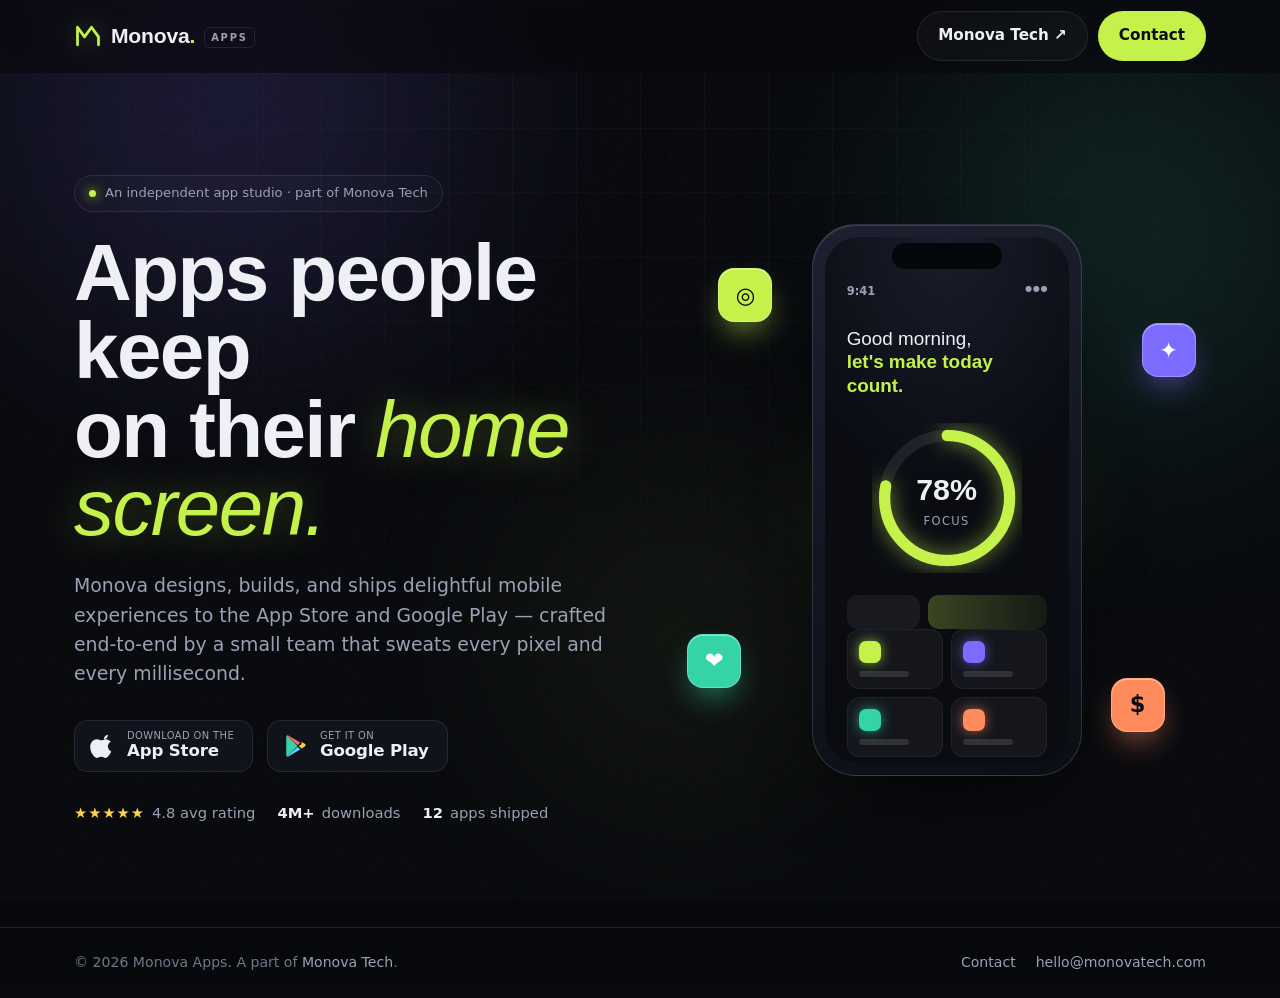
<file: index.html>
<!DOCTYPE html>
<html lang="en">
<head>
  <meta charset="UTF-8" />
  <meta name="viewport" content="width=device-width, initial-scale=1.0" />
  <title>Monova Apps — An independent mobile app studio</title>
  <meta name="description" content="Monova designs, builds, and ships delightful mobile apps to the App Store and Google Play. An independent app studio by the team at Monova Tech." />
  <meta name="theme-color" content="#07080c" />

  <meta property="og:type" content="website" />
  <meta property="og:title" content="Monova Apps — An independent mobile app studio" />
  <meta property="og:description" content="We craft delightful mobile apps for iOS and Android. Part of Monova Tech." />
  <meta property="og:site_name" content="Monova Apps" />

  <link rel="icon" href="favicon.svg" type="image/svg+xml" />

  <link rel="preconnect" href="https://api.fontshare.com" crossorigin />
  <link rel="stylesheet" href="https://api.fontshare.com/v2/css?f[]=clash-display@400,500,600,700&f[]=general-sans@400,500,600,700&display=swap" />

  <link rel="stylesheet" href="styles.css" />
</head>
<body>
  <div class="bg" aria-hidden="true">
    <div class="bg__aurora bg__aurora--1"></div>
    <div class="bg__aurora bg__aurora--2"></div>
    <div class="bg__aurora bg__aurora--3"></div>
    <div class="bg__grid"></div>
    <div class="bg__grain"></div>
  </div>

  <a class="skip-link" href="#main">Skip to content</a>

  <!-- ───────── Nav ───────── -->
  <header class="nav" id="top">
    <div class="wrap nav__inner">
      <a class="brand" href="#top" aria-label="Monova Apps home">
        <span class="brand__mark" aria-hidden="true">
          <svg viewBox="0 0 32 32" width="28" height="28">
            <path d="M4 26V6l8 11 8-11 8 11v9" fill="none" stroke="currentColor" stroke-width="3.2" stroke-linecap="round" stroke-linejoin="round"/>
          </svg>
        </span>
        <span class="brand__text">Monova<span class="brand__dot">.</span></span>
        <span class="brand__tag">apps</span>
      </a>

      <div class="nav__cta">
        <a class="btn btn--ghost" href="https://monovatech.com" target="_blank" rel="noopener">Monova&nbsp;Tech ↗</a>
        <a class="btn btn--lime" href="contact.html">Contact</a>
      </div>
    </div>
  </header>

  <main id="main">
    <!-- ───────── Hero ───────── -->
    <section class="hero wrap">
      <div class="hero__copy">
        <span class="eyebrow reveal" data-reveal>
          <span class="eyebrow__dot"></span> An independent app studio · part of Monova Tech
        </span>
        <h1 class="hero__title">
          <span class="reveal" data-reveal style="--d:.05s">Apps people keep</span>
          <span class="reveal" data-reveal style="--d:.12s">on their <em>home screen.</em></span>
        </h1>
        <p class="hero__lead reveal" data-reveal style="--d:.2s">
          Monova designs, builds, and ships delightful mobile experiences to the
          App&nbsp;Store and Google&nbsp;Play — crafted end‑to‑end by a small team
          that sweats every pixel and every millisecond.
        </p>

        <div class="hero__stores reveal" data-reveal style="--d:.28s">
          <a class="store" href="#" aria-label="Download on the App Store">
            <svg class="store__glyph" viewBox="0 0 24 24" aria-hidden="true"><path fill="currentColor" d="M16.5 1.6c.1 1-.3 2-.9 2.8-.7.8-1.7 1.4-2.7 1.3-.1-1 .4-2 1-2.7.6-.8 1.7-1.3 2.6-1.4zM19.6 17c-.5 1.2-.8 1.7-1.4 2.7-1 1.5-2.3 3.3-4 3.3-1.5 0-1.9-1-3.9-1-2 0-2.5 1-3.9 1-1.7 0-3-1.7-3.9-3.1C-.1 16.3-.6 11 1.6 8.2 2.7 6.7 4.6 5.8 6.4 5.8c1.7 0 2.8 1 4.2 1 1.4 0 2.2-1 4.2-1 1.5 0 3.2.9 4.3 2.3-3.8 2-3.2 7.4.5 8.9z"/></svg>
            <span class="store__txt"><small>Download on the</small><strong>App Store</strong></span>
          </a>
          <a class="store" href="#" aria-label="Get it on Google Play">
            <svg class="store__glyph store__glyph--play" viewBox="0 0 24 24" aria-hidden="true">
              <path fill="#34d3a8" d="M3.6 2.3 13.4 12 3.6 21.7c-.4-.2-.6-.6-.6-1.1V3.4c0-.5.2-.9.6-1.1z"/>
              <path fill="#ffd24a" d="m17.1 8.3 3 1.7c1 .6 1 1.9 0 2.5l-3 1.7-2.6-2.2 2.6-1.7z"/>
              <path fill="#ff6a5e" d="M3.6 2.3c.3-.2.8-.2 1.2 0l11.2 6.4-2.6 2.6L3.6 2.3z"/>
              <path fill="#5ed0ff" d="M13.4 12.7 16 15.3 4.8 21.7c-.4.2-.9.2-1.2 0l9.8-9z"/>
            </svg>
            <span class="store__txt"><small>Get it on</small><strong>Google Play</strong></span>
          </a>
        </div>

        <ul class="hero__trust reveal" data-reveal style="--d:.36s">
          <li><span class="stars" aria-hidden="true">★★★★★</span> 4.8 avg rating</li>
          <li><b>4M+</b> downloads</li>
          <li><b>12</b> apps shipped</li>
        </ul>
      </div>

      <!-- Floating phone + orbiting app icons -->
      <div class="hero__art" aria-hidden="true">
        <div class="orbit orbit--a"><span class="chip" style="--c:#c4f24a">◎</span></div>
        <div class="orbit orbit--b"><span class="chip" style="--c:#7c6bff">✦</span></div>
        <div class="orbit orbit--c"><span class="chip" style="--c:#34d3a8">❤</span></div>
        <div class="orbit orbit--d"><span class="chip" style="--c:#ff8a5c">$</span></div>

        <div class="phone">
          <div class="phone__notch"></div>
          <div class="phone__screen">
            <div class="ui">
              <div class="ui__status"><span>9:41</span><span class="ui__dots">● ● ●</span></div>
              <div class="ui__greet">Good morning,<br><strong>let's make today count.</strong></div>
              <div class="ui__ring">
                <svg viewBox="0 0 120 120"><circle cx="60" cy="60" r="50" class="ui__track"/><circle cx="60" cy="60" r="50" class="ui__prog"/></svg>
                <div class="ui__ringtxt"><b>78%</b><small>focus</small></div>
              </div>
              <div class="ui__row"><span class="ui__pill"></span><span class="ui__pill ui__pill--w"></span></div>
              <div class="ui__cards">
                <div class="ui__card"><i style="--c:#c4f24a"></i><span></span></div>
                <div class="ui__card"><i style="--c:#7c6bff"></i><span></span></div>
                <div class="ui__card"><i style="--c:#34d3a8"></i><span></span></div>
                <div class="ui__card"><i style="--c:#ff8a5c"></i><span></span></div>
              </div>
            </div>
          </div>
        </div>
        <div class="hero__glow"></div>
      </div>
    </section>
  </main>

  <!-- ───────── Footer ───────── -->
  <footer class="footer footer--slim">
    <div class="wrap footer__base">
      <span>© <span id="year">2026</span> Monova Apps. A part of <a href="https://monovatech.com" target="_blank" rel="noopener">Monova&nbsp;Tech</a>.</span>
      <span class="footer__links">
        <a href="contact.html">Contact</a>
        <a href="mailto:hello@monovatech.com">hello@monovatech.com</a>
      </span>
    </div>
  </footer>

  <script src="script.js"></script>
</body>
</html>
</file>
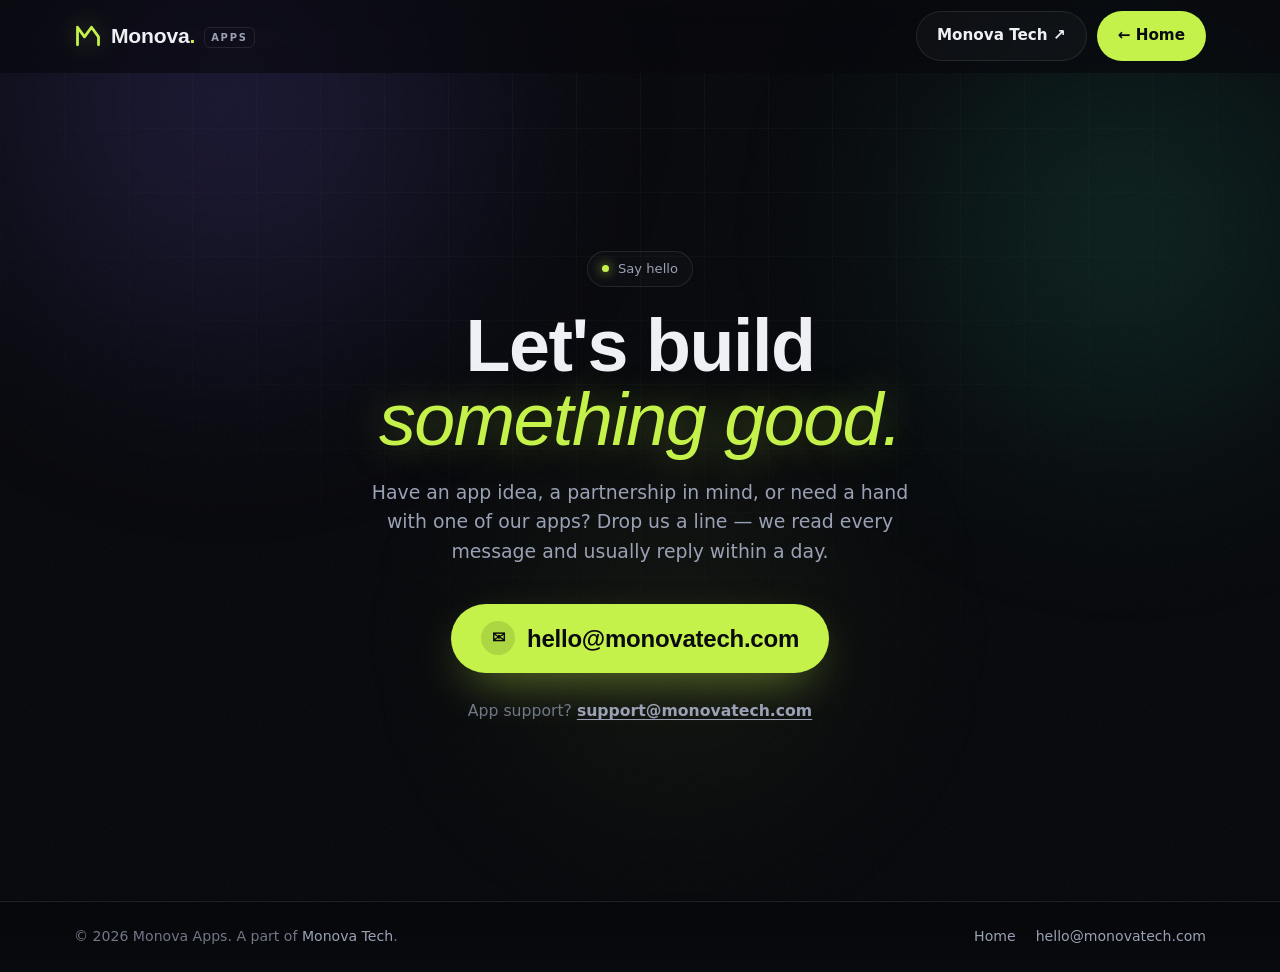
<file: contact.html>
<!DOCTYPE html>
<html lang="en">
<head>
  <meta charset="UTF-8" />
  <meta name="viewport" content="width=device-width, initial-scale=1.0" />
  <title>Contact — Monova Apps</title>
  <meta name="description" content="Get in touch with Monova Apps. Tell us about your app idea, a partnership, or get support for one of our apps." />
  <meta name="theme-color" content="#07080c" />

  <link rel="icon" href="favicon.svg" type="image/svg+xml" />

  <link rel="preconnect" href="https://api.fontshare.com" crossorigin />
  <link rel="stylesheet" href="https://api.fontshare.com/v2/css?f[]=clash-display@400,500,600,700&f[]=general-sans@400,500,600,700&display=swap" />

  <link rel="stylesheet" href="styles.css" />
</head>
<body>
  <div class="bg" aria-hidden="true">
    <div class="bg__aurora bg__aurora--1"></div>
    <div class="bg__aurora bg__aurora--2"></div>
    <div class="bg__aurora bg__aurora--3"></div>
    <div class="bg__grid"></div>
    <div class="bg__grain"></div>
  </div>

  <a class="skip-link" href="#main">Skip to content</a>

  <!-- ───────── Nav ───────── -->
  <header class="nav" id="top">
    <div class="wrap nav__inner">
      <a class="brand" href="index.html" aria-label="Monova Apps home">
        <span class="brand__mark" aria-hidden="true">
          <svg viewBox="0 0 32 32" width="28" height="28">
            <path d="M4 26V6l8 11 8-11 8 11v9" fill="none" stroke="currentColor" stroke-width="3.2" stroke-linecap="round" stroke-linejoin="round"/>
          </svg>
        </span>
        <span class="brand__text">Monova<span class="brand__dot">.</span></span>
        <span class="brand__tag">apps</span>
      </a>

      <div class="nav__cta">
        <a class="btn btn--ghost" href="https://monovatech.com" target="_blank" rel="noopener">Monova&nbsp;Tech ↗</a>
        <a class="btn btn--lime" href="index.html">← Home</a>
      </div>
    </div>
  </header>

  <main id="main">
    <section class="contact-min wrap">
      <span class="eyebrow reveal" data-reveal><span class="eyebrow__dot"></span> Say hello</span>
      <h1 class="contact-min__title reveal" data-reveal style="--d:.05s">Let's build<br><em>something good.</em></h1>
      <p class="contact-min__lead reveal" data-reveal style="--d:.12s">
        Have an app idea, a partnership in mind, or need a hand with one of our apps?
        Drop us a line — we read every message and usually reply within a day.
      </p>

      <a class="email-btn reveal" data-reveal style="--d:.2s" href="mailto:hello@monovatech.com">
        <span class="email-btn__ic" aria-hidden="true">✉</span>
        hello@monovatech.com
      </a>

      <p class="contact-min__alt reveal" data-reveal style="--d:.28s">
        App support? <a href="mailto:support@monovatech.com">support@monovatech.com</a>
      </p>
    </section>
  </main>

  <!-- ───────── Footer ───────── -->
  <footer class="footer footer--slim">
    <div class="wrap footer__base">
      <span>© <span id="year">2026</span> Monova Apps. A part of <a href="https://monovatech.com" target="_blank" rel="noopener">Monova&nbsp;Tech</a>.</span>
      <span class="footer__links">
        <a href="index.html">Home</a>
        <a href="mailto:hello@monovatech.com">hello@monovatech.com</a>
      </span>
    </div>
  </footer>

  <script src="script.js"></script>
</body>
</html>
</file>
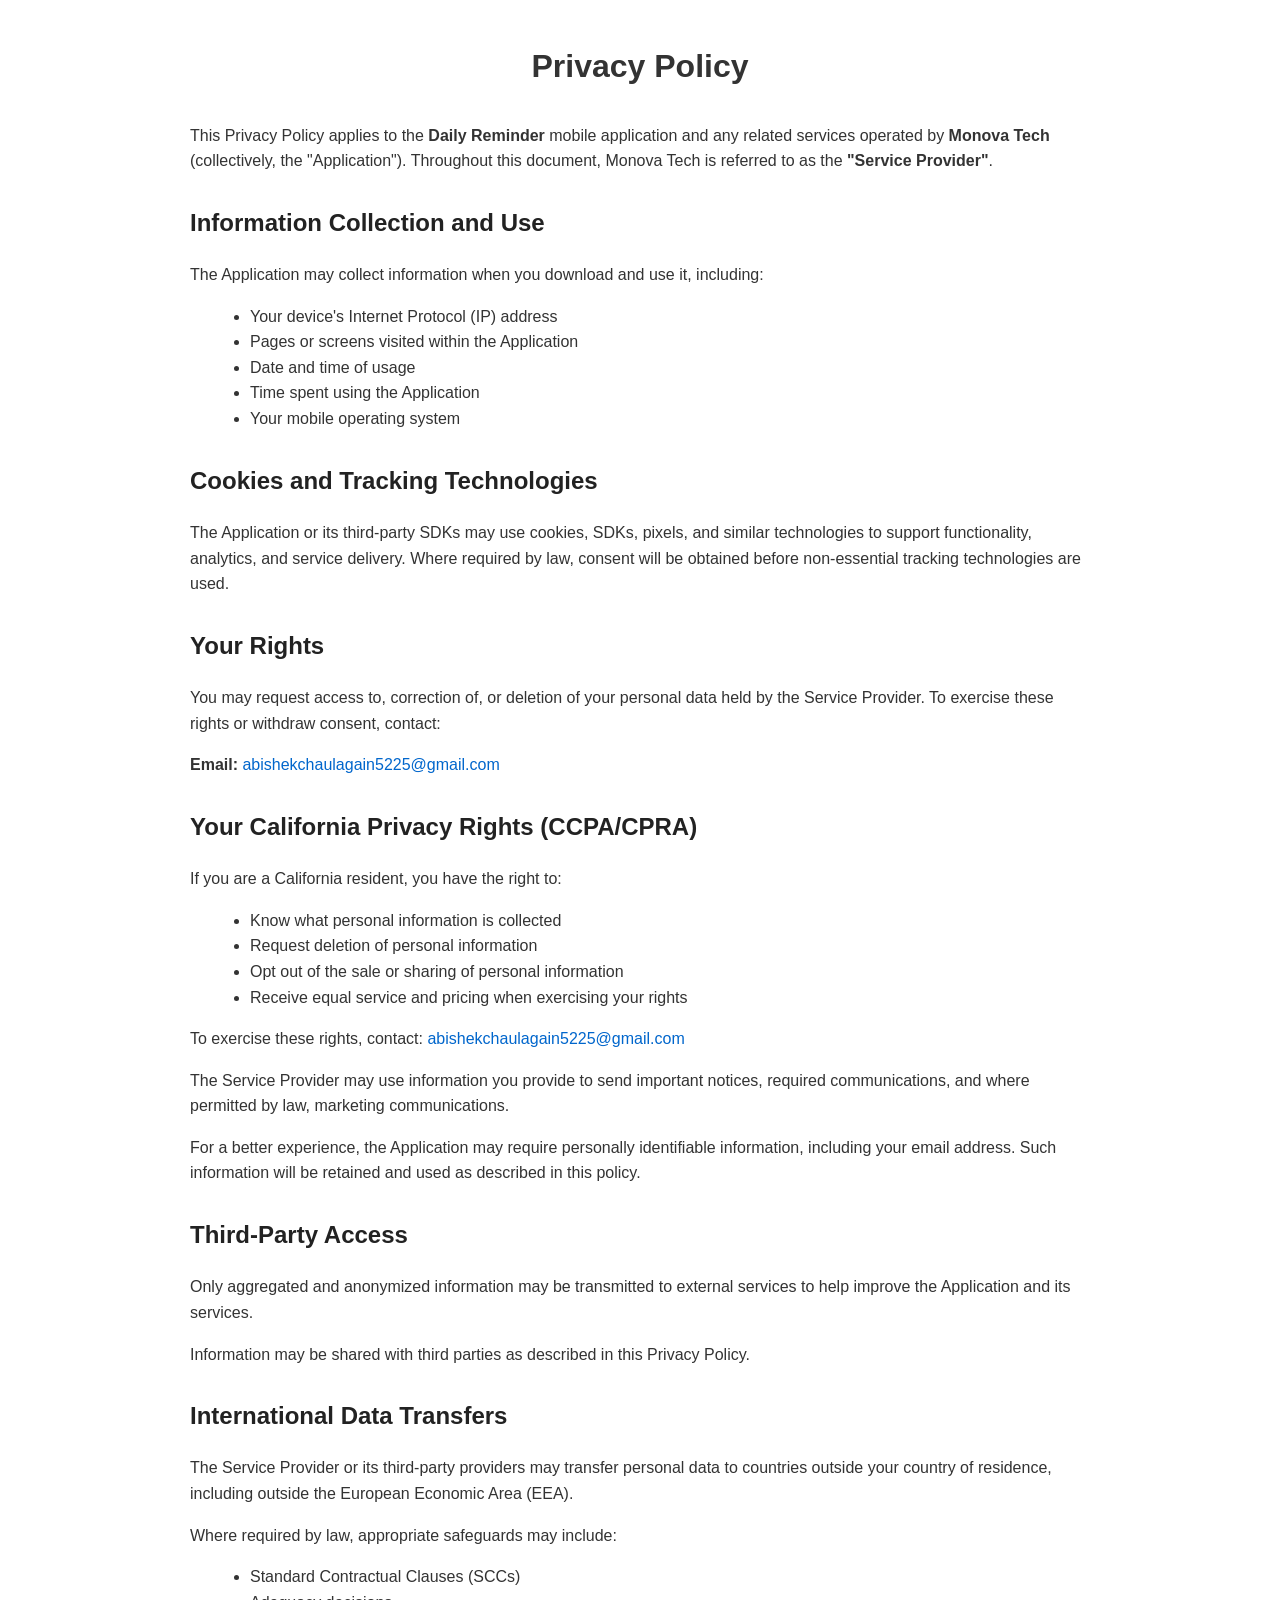
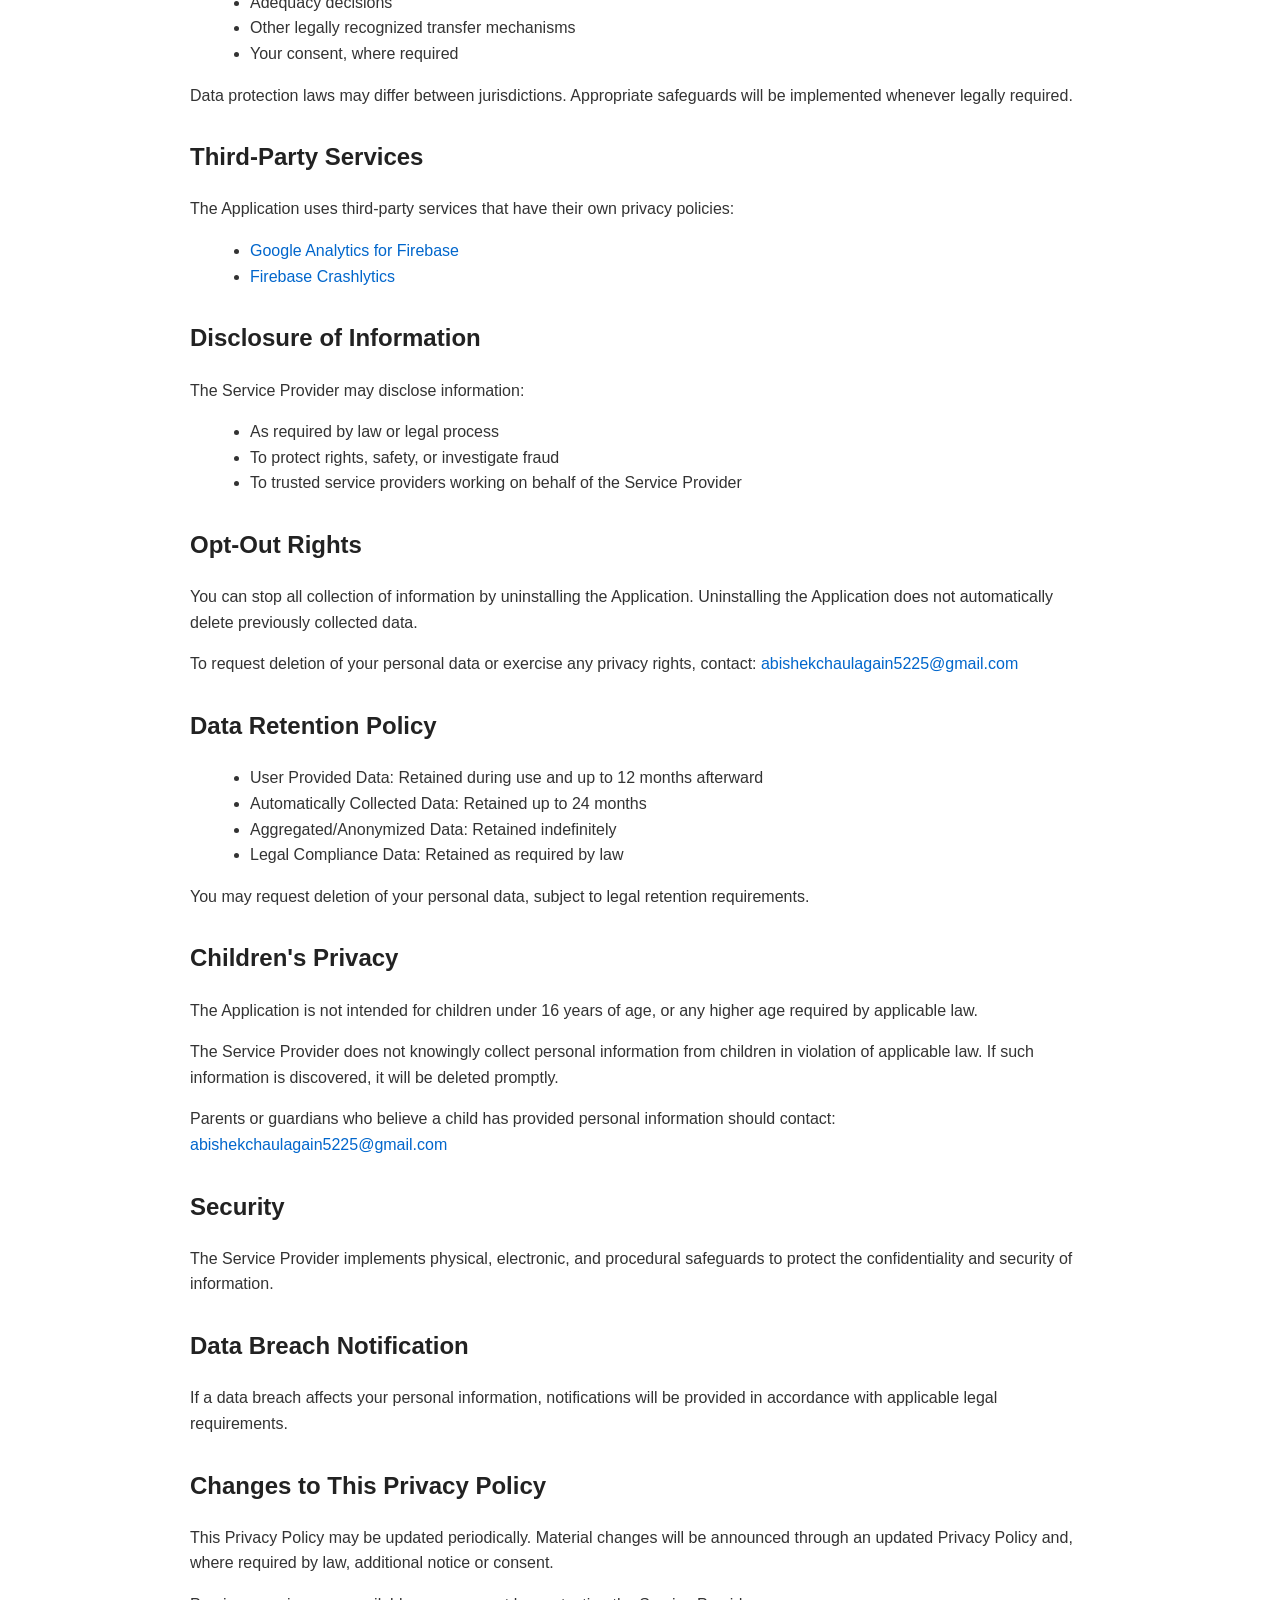
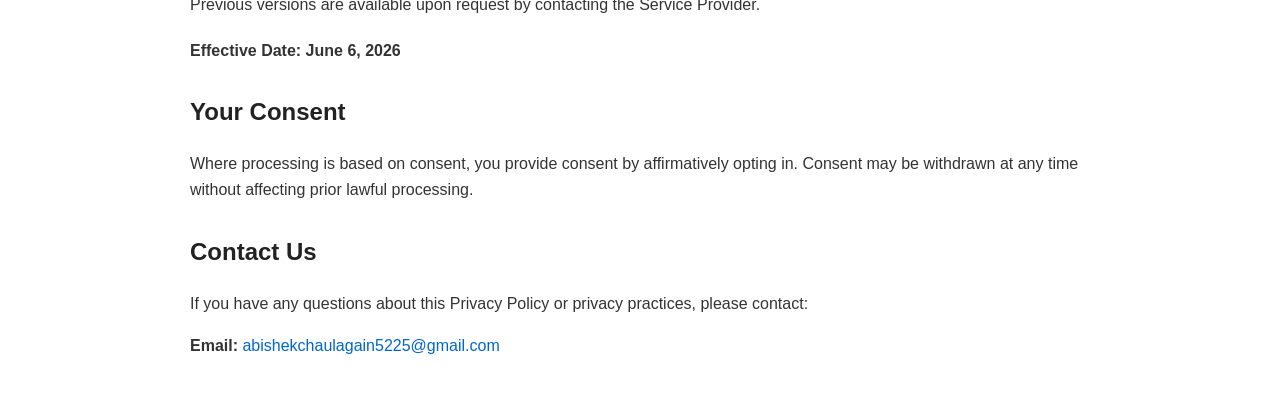
<file: daily-reminder/privacy-policy.html>
<!DOCTYPE html>
<html lang="en">
<head>
    <meta charset="UTF-8">
    <meta name="viewport" content="width=device-width, initial-scale=1.0">
    <title>Privacy Policy - Daily Reminder</title>
    <style>
        body {
            font-family: "Helvetica Neue", Helvetica, Arial, sans-serif;
            line-height: 1.6;
            max-width: 900px;
            margin: 0 auto;
            padding: 20px;
            color: #333;
        }

        h1 {
            text-align: center;
            margin-bottom: 30px;
        }

        h2 {
            margin-top: 30px;
            color: #222;
        }

        ul {
            margin-left: 20px;
        }

        a {
            color: #0066cc;
            text-decoration: none;
        }

        a:hover {
            text-decoration: underline;
        }

        .effective-date {
            font-weight: bold;
            margin-top: 20px;
        }
    </style>
</head>
<body>

    <h1>Privacy Policy</h1>

    <p>
        This Privacy Policy applies to the <strong>Daily Reminder</strong> mobile application and any related
        services operated by <strong>Monova Tech</strong> (collectively, the "Application").
        Throughout this document, Monova Tech is referred to as the <strong>"Service Provider"</strong>.
    </p>

    <h2>Information Collection and Use</h2>

    <p>The Application may collect information when you download and use it, including:</p>

    <ul>
        <li>Your device's Internet Protocol (IP) address</li>
        <li>Pages or screens visited within the Application</li>
        <li>Date and time of usage</li>
        <li>Time spent using the Application</li>
        <li>Your mobile operating system</li>
    </ul>

    <h2>Cookies and Tracking Technologies</h2>

    <p>
        The Application or its third-party SDKs may use cookies, SDKs, pixels, and similar technologies
        to support functionality, analytics, and service delivery. Where required by law,
        consent will be obtained before non-essential tracking technologies are used.
    </p>

    <h2>Your Rights</h2>

    <p>
        You may request access to, correction of, or deletion of your personal data held by the Service Provider.
        To exercise these rights or withdraw consent, contact:
    </p>

    <p>
        <strong>Email:</strong>
        <a href="mailto:abishekchaulagain5225@gmail.com">
            abishekchaulagain5225@gmail.com
        </a>
    </p>

    <h2>Your California Privacy Rights (CCPA/CPRA)</h2>

    <p>
        If you are a California resident, you have the right to:
    </p>

    <ul>
        <li>Know what personal information is collected</li>
        <li>Request deletion of personal information</li>
        <li>Opt out of the sale or sharing of personal information</li>
        <li>Receive equal service and pricing when exercising your rights</li>
    </ul>

    <p>
        To exercise these rights, contact:
        <a href="mailto:abishekchaulagain5225@gmail.com">
            abishekchaulagain5225@gmail.com
        </a>
    </p>

    <p>
        The Service Provider may use information you provide to send important notices,
        required communications, and where permitted by law, marketing communications.
    </p>

    <p>
        For a better experience, the Application may require personally identifiable information,
        including your email address. Such information will be retained and used as described in this policy.
    </p>

    <h2>Third-Party Access</h2>

    <p>
        Only aggregated and anonymized information may be transmitted to external services
        to help improve the Application and its services.
    </p>

    <p>
        Information may be shared with third parties as described in this Privacy Policy.
    </p>

    <h2>International Data Transfers</h2>

    <p>
        The Service Provider or its third-party providers may transfer personal data to countries
        outside your country of residence, including outside the European Economic Area (EEA).
    </p>

    <p>Where required by law, appropriate safeguards may include:</p>

    <ul>
        <li>Standard Contractual Clauses (SCCs)</li>
        <li>Adequacy decisions</li>
        <li>Other legally recognized transfer mechanisms</li>
        <li>Your consent, where required</li>
    </ul>

    <p>
        Data protection laws may differ between jurisdictions. Appropriate safeguards
        will be implemented whenever legally required.
    </p>

    <h2>Third-Party Services</h2>

    <p>
        The Application uses third-party services that have their own privacy policies:
    </p>

    <ul>
        <li>
            <a href="https://firebase.google.com/support/privacy" target="_blank" rel="noopener noreferrer">
                Google Analytics for Firebase
            </a>
        </li>
        <li>
            <a href="https://firebase.google.com/support/privacy" target="_blank" rel="noopener noreferrer">
                Firebase Crashlytics
            </a>
        </li>
    </ul>

    <h2>Disclosure of Information</h2>

    <p>The Service Provider may disclose information:</p>

    <ul>
        <li>As required by law or legal process</li>
        <li>To protect rights, safety, or investigate fraud</li>
        <li>To trusted service providers working on behalf of the Service Provider</li>
    </ul>

    <h2>Opt-Out Rights</h2>

    <p>
        You can stop all collection of information by uninstalling the Application.
        Uninstalling the Application does not automatically delete previously collected data.
    </p>

    <p>
        To request deletion of your personal data or exercise any privacy rights, contact:
        <a href="mailto:abishekchaulagain5225@gmail.com">
            abishekchaulagain5225@gmail.com
        </a>
    </p>

    <h2>Data Retention Policy</h2>

    <ul>
        <li>User Provided Data: Retained during use and up to 12 months afterward</li>
        <li>Automatically Collected Data: Retained up to 24 months</li>
        <li>Aggregated/Anonymized Data: Retained indefinitely</li>
        <li>Legal Compliance Data: Retained as required by law</li>
    </ul>

    <p>
        You may request deletion of your personal data, subject to legal retention requirements.
    </p>

    <h2>Children's Privacy</h2>

    <p>
        The Application is not intended for children under 16 years of age,
        or any higher age required by applicable law.
    </p>

    <p>
        The Service Provider does not knowingly collect personal information from children
        in violation of applicable law. If such information is discovered, it will be deleted promptly.
    </p>

    <p>
        Parents or guardians who believe a child has provided personal information should contact:
        <a href="mailto:abishekchaulagain5225@gmail.com">
            abishekchaulagain5225@gmail.com
        </a>
    </p>

    <h2>Security</h2>

    <p>
        The Service Provider implements physical, electronic, and procedural safeguards
        to protect the confidentiality and security of information.
    </p>

    <h2>Data Breach Notification</h2>

    <p>
        If a data breach affects your personal information, notifications will be provided
        in accordance with applicable legal requirements.
    </p>

    <h2>Changes to This Privacy Policy</h2>

    <p>
        This Privacy Policy may be updated periodically. Material changes will be announced
        through an updated Privacy Policy and, where required by law, additional notice or consent.
    </p>

    <p>
        Previous versions are available upon request by contacting the Service Provider.
    </p>

    <p class="effective-date">
        Effective Date: June 6, 2026
    </p>

    <h2>Your Consent</h2>

    <p>
        Where processing is based on consent, you provide consent by affirmatively opting in.
        Consent may be withdrawn at any time without affecting prior lawful processing.
    </p>

    <h2>Contact Us</h2>

    <p>
        If you have any questions about this Privacy Policy or privacy practices,
        please contact:
    </p>

    <p>
        <strong>Email:</strong>
        <a href="mailto:abishekchaulagain5225@gmail.com">
            abishekchaulagain5225@gmail.com
        </a>
    </p>

</body>
</html>
</file>
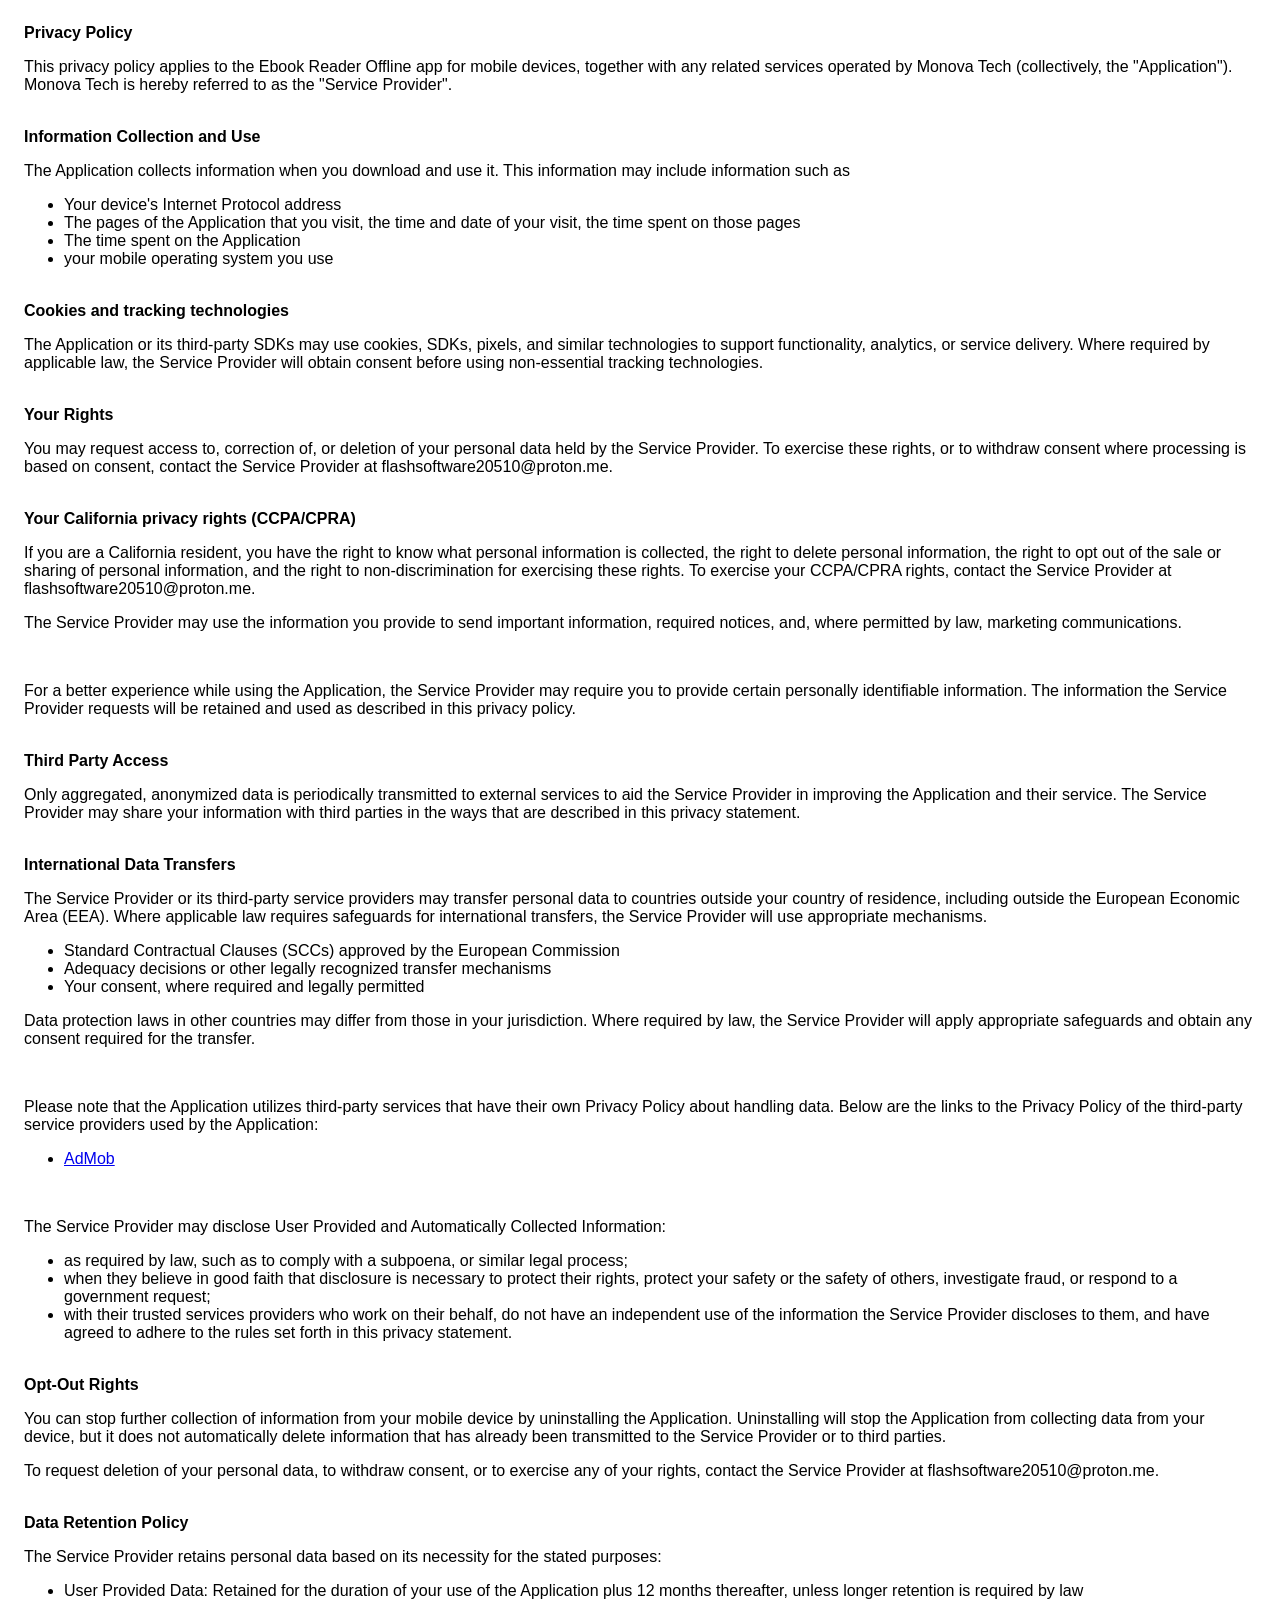
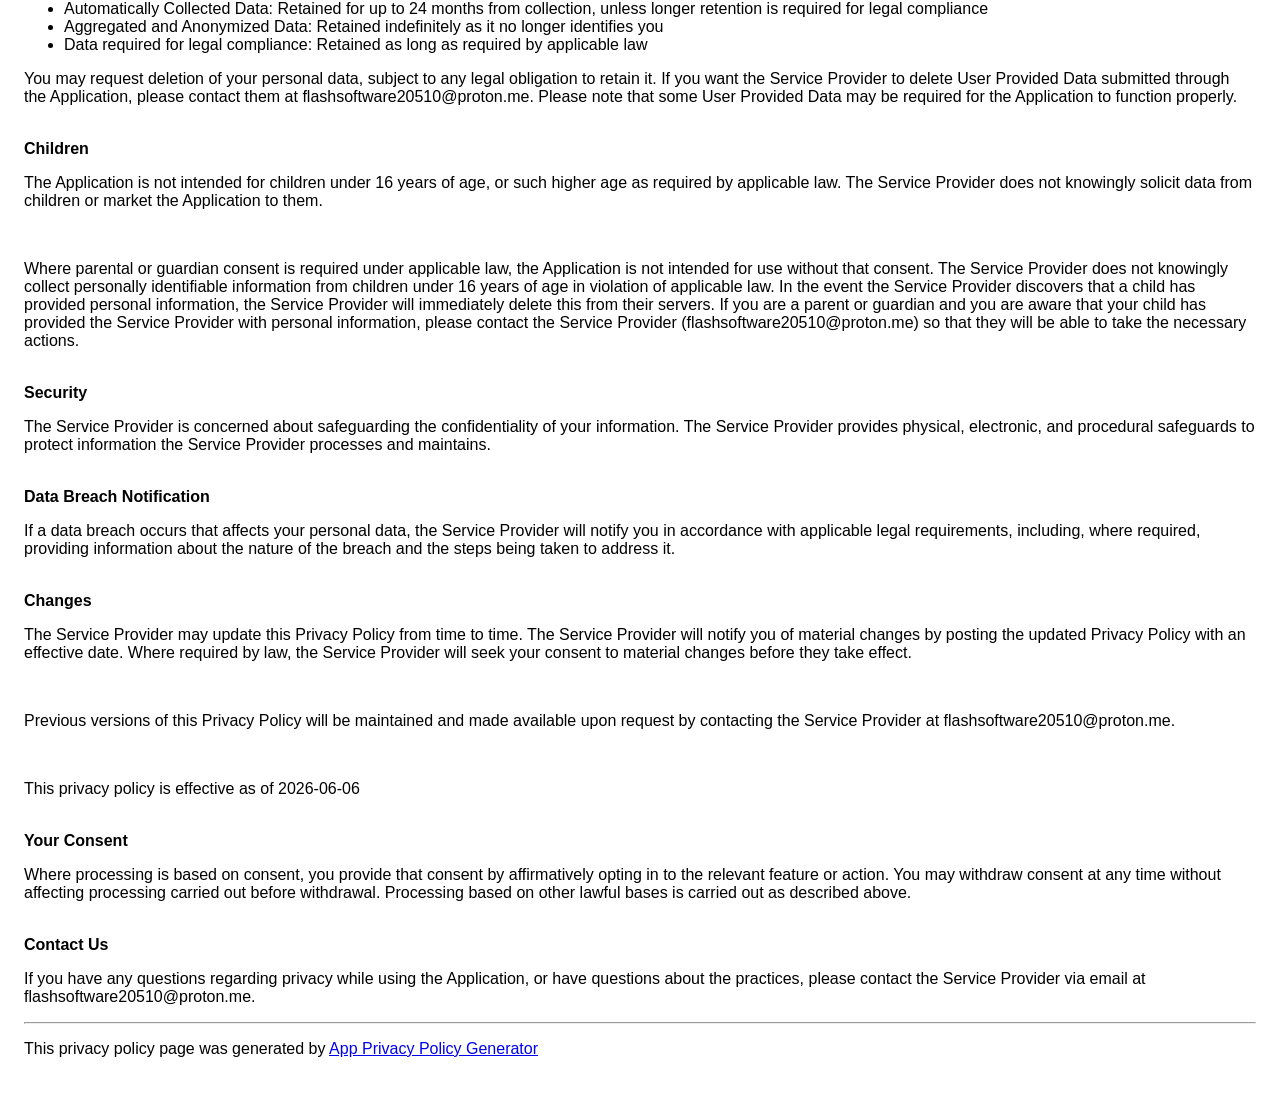
<file: ebook-reader-offline/privacy-policy.html>
<!DOCTYPE html>
    <html>
    <head>
      <meta charset='utf-8'>
      <meta name='viewport' content='width=device-width'>
      <title>Privacy Policy</title>
      <style> body { font-family: 'Helvetica Neue', Helvetica, Arial, sans-serif; padding:1em; } </style>
    </head>
    <body>
    <strong>Privacy Policy</strong><p>This privacy policy applies to the Ebook Reader Offline app for mobile devices, together with any related services operated by Monova Tech (collectively, the "Application"). Monova Tech is hereby referred to as the "Service Provider".</p><br><strong>Information Collection and Use</strong><p>The Application collects information when you download and use it. This information may include information such as </p><ul><li>Your device's Internet Protocol address</li><li>The pages of the Application that you visit, the time and date of your visit, the time spent on those pages</li><li>The time spent on the Application</li><li>your mobile operating system you use</li></ul><p></p><br><strong>Cookies and tracking technologies</strong><p>The Application or its third-party SDKs may use cookies, SDKs, pixels, and similar technologies to support functionality, analytics, or service delivery. Where required by applicable law, the Service Provider will obtain consent before using non-essential tracking technologies.</p><!----><br><strong>Your Rights</strong><p>You may request access to, correction of, or deletion of your personal data held by the Service Provider. To exercise these rights, or to withdraw consent where processing is based on consent, contact the Service Provider at flashsoftware20510@proton.me.</p><br><strong>Your California privacy rights (CCPA/CPRA)</strong><p>If you are a California resident, you have the right to know what personal information is collected, the right to delete personal information, the right to opt out of the sale or sharing of personal information, and the right to non-discrimination for exercising these rights. To exercise your CCPA/CPRA rights, contact the Service Provider at flashsoftware20510@proton.me.</p><!----><p>The Service Provider may use the information you provide to send important information, required notices, and, where permitted by law, marketing communications.</p><br><p>For a better experience while using the Application, the Service Provider may require you to provide certain personally identifiable information. The information the Service Provider requests will be retained and used as described in this privacy policy.</p><br><strong>Third Party Access</strong><p>Only aggregated, anonymized data is periodically transmitted to external services to aid the Service Provider in improving the Application and their service. The Service Provider may share your information with third parties in the ways that are described in this privacy statement.</p><br><strong>International Data Transfers</strong><p>The Service Provider or its third-party service providers may transfer personal data to countries outside your country of residence, including outside the European Economic Area (EEA). Where applicable law requires safeguards for international transfers, the Service Provider will use appropriate mechanisms.</p><ul><li>Standard Contractual Clauses (SCCs) approved by the European Commission</li><li>Adequacy decisions or other legally recognized transfer mechanisms</li><li>Your consent, where required and legally permitted</li></ul><p>Data protection laws in other countries may differ from those in your jurisdiction. Where required by law, the Service Provider will apply appropriate safeguards and obtain any consent required for the transfer.</p><div><br><p>Please note that the Application utilizes third-party services that have their own Privacy Policy about handling data. Below are the links to the Privacy Policy of the third-party service providers used by the Application:</p><ul><li><a href="https://policies.google.com/technologies/partner-sites" target="_blank" rel="noopener noreferrer">AdMob</a></li></ul></div><br><p>The Service Provider may disclose User Provided and Automatically Collected Information:</p><ul><li>as required by law, such as to comply with a subpoena, or similar legal process;</li><li>when they believe in good faith that disclosure is necessary to protect their rights, protect your safety or the safety of others, investigate fraud, or respond to a government request;</li><li>with their trusted services providers who work on their behalf, do not have an independent use of the information the Service Provider discloses to them, and have agreed to adhere to the rules set forth in this privacy statement.</li></ul><p></p><br><strong>Opt-Out Rights</strong><div><p>You can stop further collection of information from your mobile device by uninstalling the Application. Uninstalling will stop the Application from collecting data from your device, but it does not automatically delete information that has already been transmitted to the Service Provider or to third parties.</p></div><!----><p>To request deletion of your personal data, to withdraw consent, or to exercise any of your rights, contact the Service Provider at flashsoftware20510@proton.me.</p><br><strong>Data Retention Policy</strong><p>The Service Provider retains personal data based on its necessity for the stated purposes:</p><ul><li>User Provided Data: Retained for the duration of your use of the Application plus 12 months thereafter, unless longer retention is required by law</li><li>Automatically Collected Data: Retained for up to 24 months from collection, unless longer retention is required for legal compliance</li><li>Aggregated and Anonymized Data: Retained indefinitely as it no longer identifies you</li><li>Data required for legal compliance: Retained as long as required by applicable law</li></ul><p>You may request deletion of your personal data, subject to any legal obligation to retain it. If you want the Service Provider to delete User Provided Data submitted through the Application, please contact them at flashsoftware20510@proton.me. Please note that some User Provided Data may be required for the Application to function properly.</p><br><strong>Children</strong><p>The Application is not intended for children under 16 years of age, or such higher age as required by applicable law. The Service Provider does not knowingly solicit data from children or market the Application to them.</p><div><br><p>Where parental or guardian consent is required under applicable law, the Application is not intended for use without that consent. The Service Provider does not knowingly collect personally identifiable information from children under 16 years of age in violation of applicable law. In the event the Service Provider discovers that a child has provided personal information, the Service Provider will immediately delete this from their servers. If you are a parent or guardian and you are aware that your child has provided the Service Provider with personal information, please contact the Service Provider (flashsoftware20510@proton.me) so that they will be able to take the necessary actions.</p></div><br><strong>Security</strong><p>The Service Provider is concerned about safeguarding the confidentiality of your information. The Service Provider provides physical, electronic, and procedural safeguards to protect information the Service Provider processes and maintains.</p><br><strong>Data Breach Notification</strong><p>If a data breach occurs that affects your personal data, the Service Provider will notify you in accordance with applicable legal requirements, including, where required, providing information about the nature of the breach and the steps being taken to address it.</p><br><strong>Changes</strong><p>The Service Provider may update this Privacy Policy from time to time. The Service Provider will notify you of material changes by posting the updated Privacy Policy with an effective date. Where required by law, the Service Provider will seek your consent to material changes before they take effect.</p><br><p>Previous versions of this Privacy Policy will be maintained and made available upon request by contacting the Service Provider at flashsoftware20510@proton.me.</p><br><p>This privacy policy is effective as of 2026-06-06</p><br><strong>Your Consent</strong><p>Where processing is based on consent, you provide that consent by affirmatively opting in to the relevant feature or action. You may withdraw consent at any time without affecting processing carried out before withdrawal. Processing based on other lawful bases is carried out as described above.</p><br><strong>Contact Us</strong><p>If you have any questions regarding privacy while using the Application, or have questions about the practices, please contact the Service Provider via email at flashsoftware20510@proton.me.</p><hr><p>This privacy policy page was generated by <a href="https://app-privacy-policy-generator.nisrulz.com/" target="_blank" rel="noopener noreferrer">App Privacy Policy Generator</a></p>
    </body>
    </html>
</file>
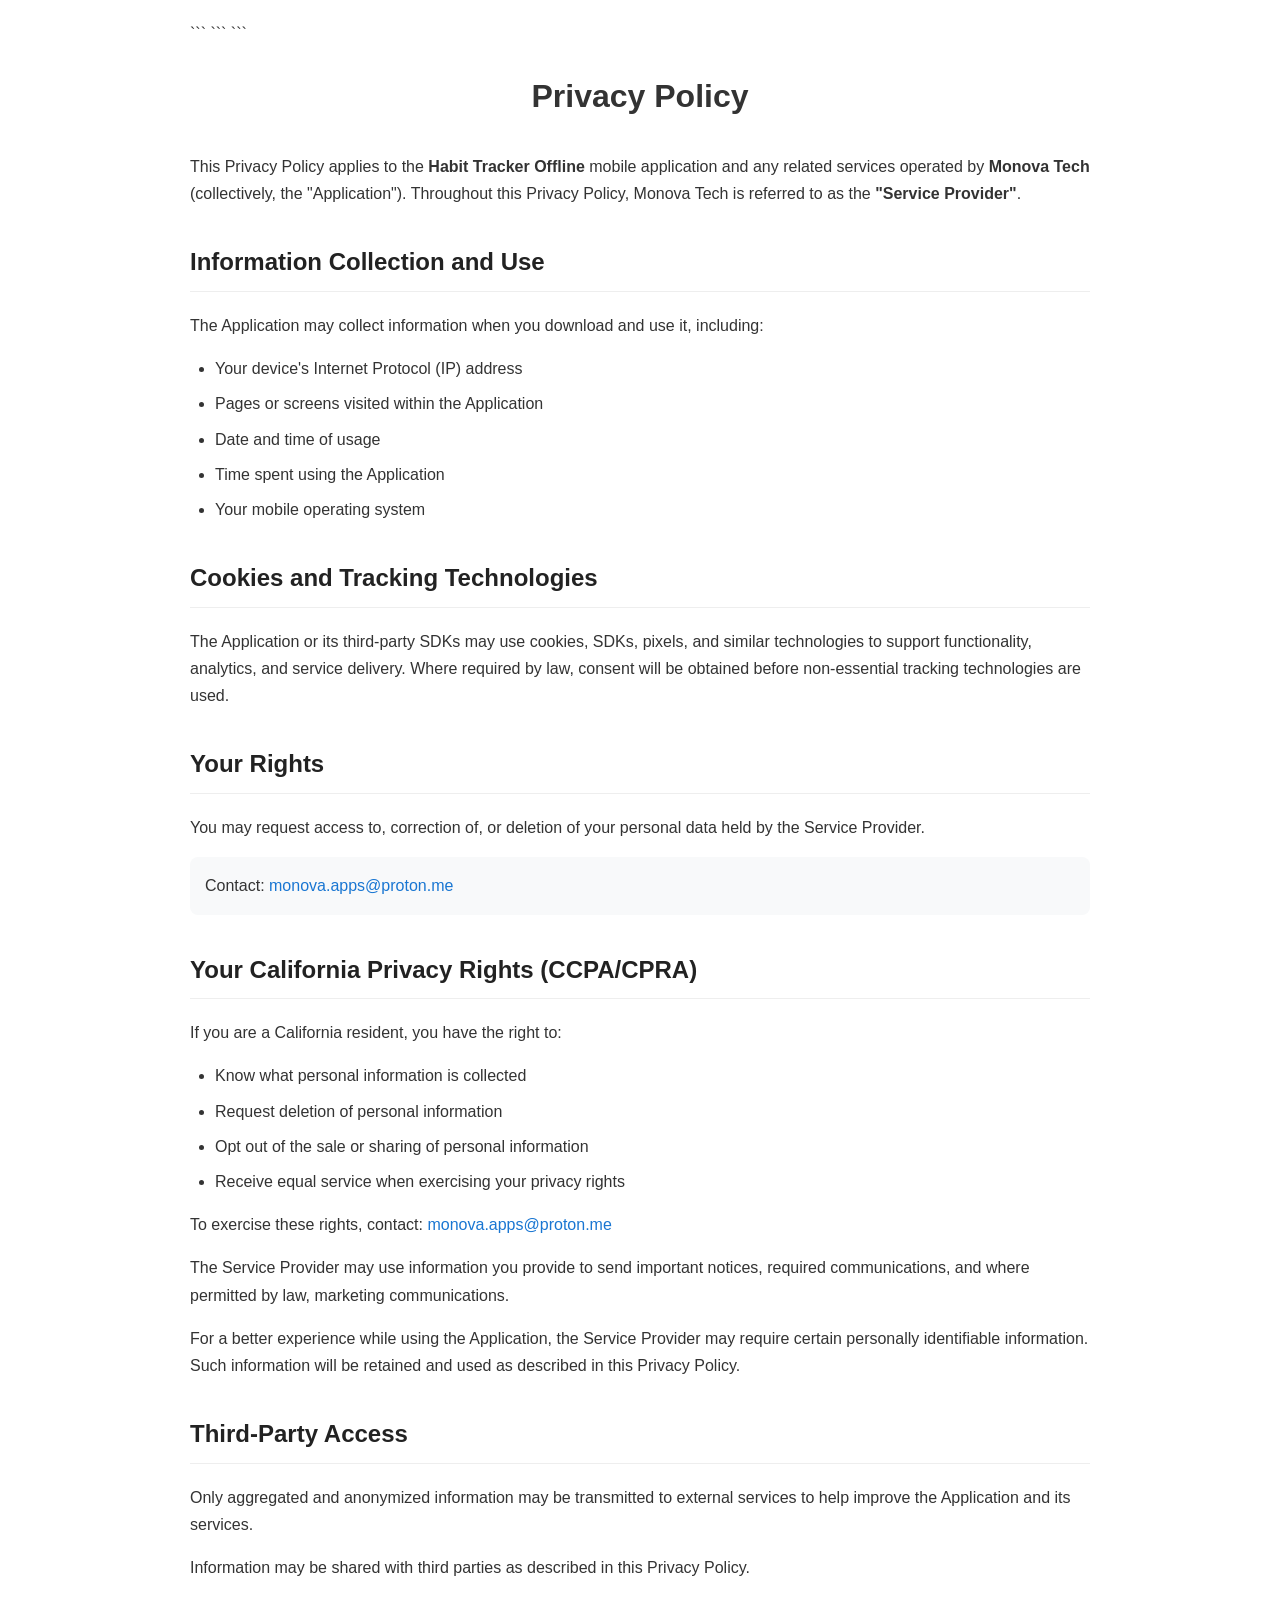
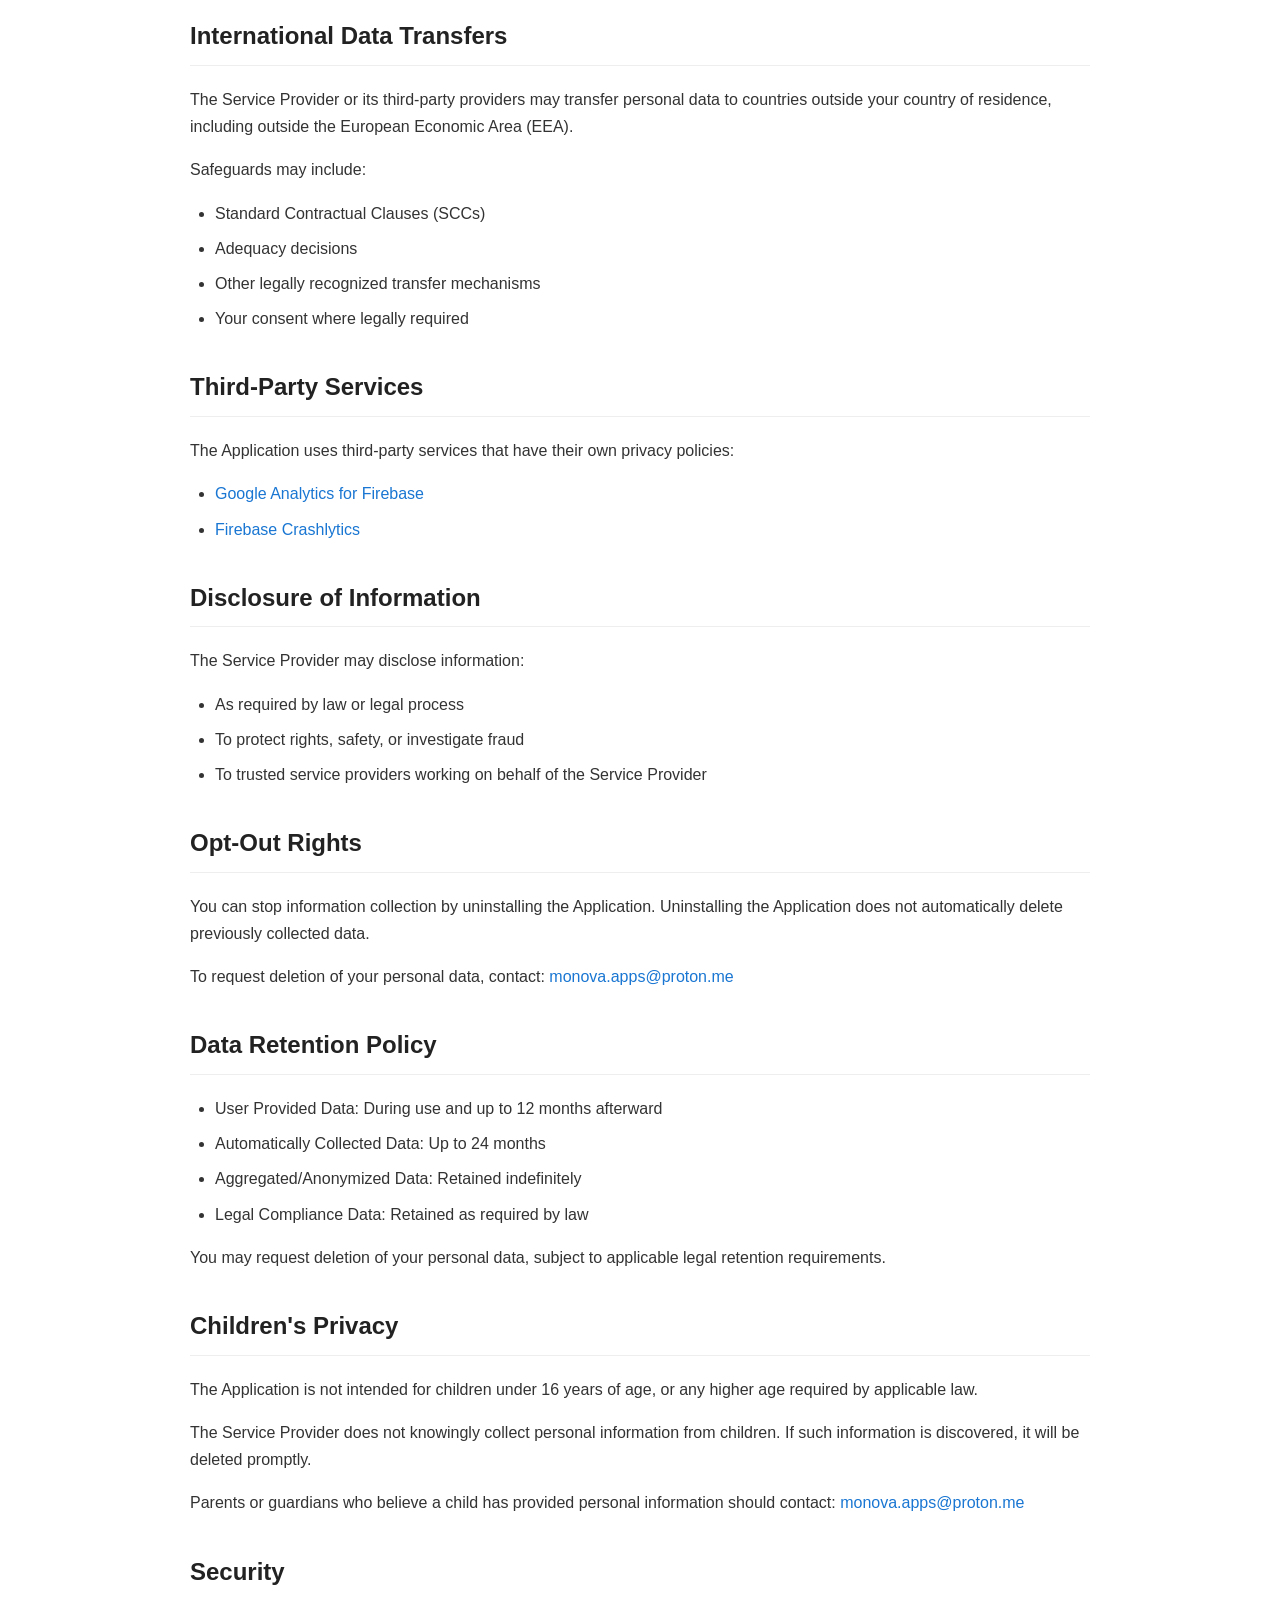
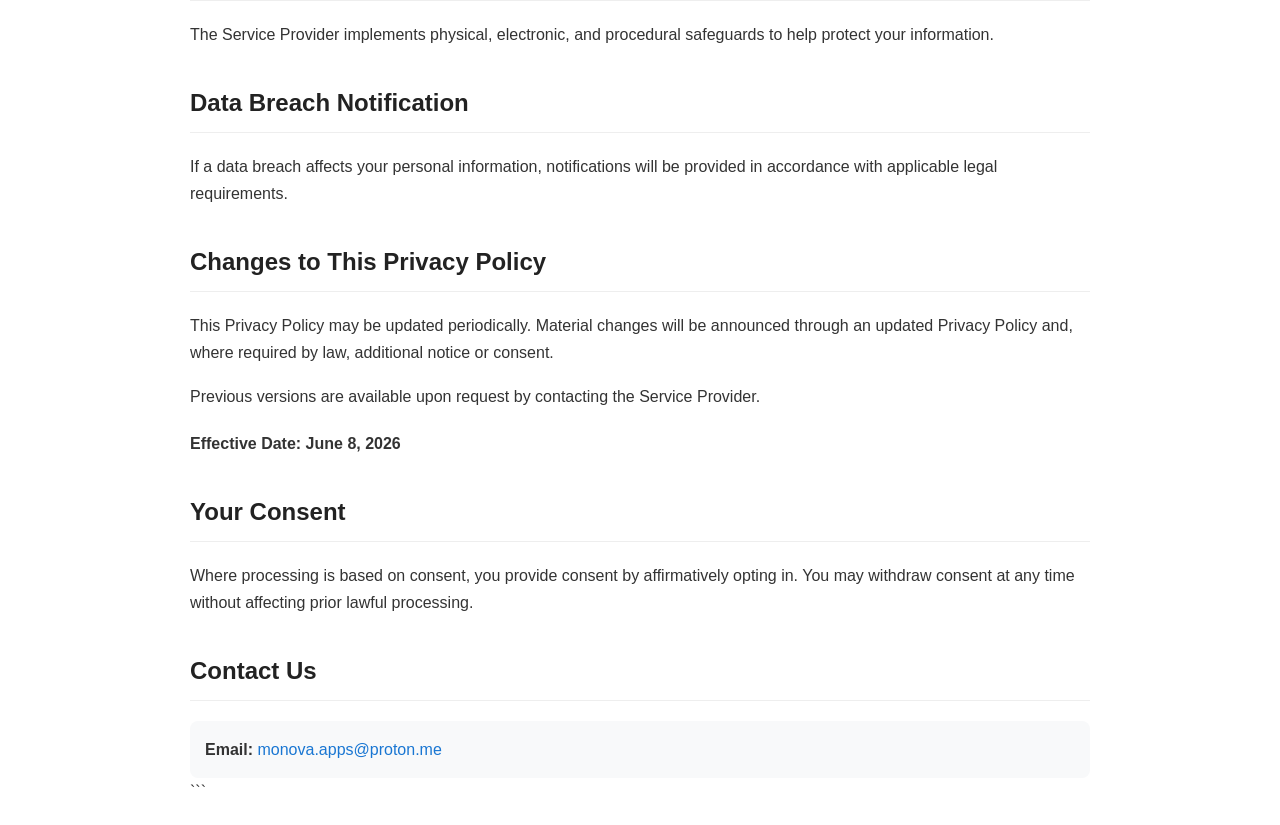
<file: Habit-Tracker-Offline/privacy-policy.html>
<!DOCTYPE html>

<html lang="en">
<head>
    <meta charset="UTF-8">
    <meta name="viewport" content="width=device-width, initial-scale=1.0">
    <title>Privacy Policy - Habit Tracker Offline</title>

```
<style>
    body {
        font-family: "Helvetica Neue", Helvetica, Arial, sans-serif;
        max-width: 900px;
        margin: 0 auto;
        padding: 20px;
        line-height: 1.7;
        color: #333;
    }

    h1 {
        text-align: center;
        margin-bottom: 30px;
    }

    h2 {
        margin-top: 35px;
        color: #222;
        border-bottom: 1px solid #eee;
        padding-bottom: 8px;
    }

    ul {
        padding-left: 25px;
    }

    li {
        margin-bottom: 8px;
    }

    a {
        color: #1976d2;
        text-decoration: none;
    }

    a:hover {
        text-decoration: underline;
    }

    .effective-date {
        font-weight: bold;
        margin-top: 20px;
    }

    .contact-box {
        background: #f8f9fa;
        padding: 15px;
        border-radius: 8px;
        margin-top: 10px;
    }
</style>
```

</head>

<body>

```
<h1>Privacy Policy</h1>

<p>
    This Privacy Policy applies to the <strong>Habit Tracker Offline</strong> mobile application
    and any related services operated by <strong>Monova Tech</strong> (collectively, the
    "Application"). Throughout this Privacy Policy, Monova Tech is referred to as the
    <strong>"Service Provider"</strong>.
</p>

<h2>Information Collection and Use</h2>

<p>The Application may collect information when you download and use it, including:</p>

<ul>
    <li>Your device's Internet Protocol (IP) address</li>
    <li>Pages or screens visited within the Application</li>
    <li>Date and time of usage</li>
    <li>Time spent using the Application</li>
    <li>Your mobile operating system</li>
</ul>

<h2>Cookies and Tracking Technologies</h2>

<p>
    The Application or its third-party SDKs may use cookies, SDKs, pixels, and similar
    technologies to support functionality, analytics, and service delivery.
    Where required by law, consent will be obtained before non-essential tracking
    technologies are used.
</p>

<h2>Your Rights</h2>

<p>
    You may request access to, correction of, or deletion of your personal data held
    by the Service Provider.
</p>

<div class="contact-box">
    Contact:
    <a href="mailto:monova.apps@proton.me">monova.apps@proton.me</a>
</div>

<h2>Your California Privacy Rights (CCPA/CPRA)</h2>

<p>If you are a California resident, you have the right to:</p>

<ul>
    <li>Know what personal information is collected</li>
    <li>Request deletion of personal information</li>
    <li>Opt out of the sale or sharing of personal information</li>
    <li>Receive equal service when exercising your privacy rights</li>
</ul>

<p>
    To exercise these rights, contact:
    <a href="mailto:monova.apps@proton.me">monova.apps@proton.me</a>
</p>

<p>
    The Service Provider may use information you provide to send important notices,
    required communications, and where permitted by law, marketing communications.
</p>

<p>
    For a better experience while using the Application, the Service Provider may
    require certain personally identifiable information. Such information will be
    retained and used as described in this Privacy Policy.
</p>

<h2>Third-Party Access</h2>

<p>
    Only aggregated and anonymized information may be transmitted to external services
    to help improve the Application and its services.
</p>

<p>
    Information may be shared with third parties as described in this Privacy Policy.
</p>

<h2>International Data Transfers</h2>

<p>
    The Service Provider or its third-party providers may transfer personal data to
    countries outside your country of residence, including outside the European
    Economic Area (EEA).
</p>

<p>Safeguards may include:</p>

<ul>
    <li>Standard Contractual Clauses (SCCs)</li>
    <li>Adequacy decisions</li>
    <li>Other legally recognized transfer mechanisms</li>
    <li>Your consent where legally required</li>
</ul>

<h2>Third-Party Services</h2>

<p>
    The Application uses third-party services that have their own privacy policies:
</p>

<ul>
    <li>
        <a href="https://firebase.google.com/support/privacy" target="_blank">
            Google Analytics for Firebase
        </a>
    </li>
    <li>
        <a href="https://firebase.google.com/support/privacy" target="_blank">
            Firebase Crashlytics
        </a>
    </li>
</ul>

<h2>Disclosure of Information</h2>

<p>The Service Provider may disclose information:</p>

<ul>
    <li>As required by law or legal process</li>
    <li>To protect rights, safety, or investigate fraud</li>
    <li>To trusted service providers working on behalf of the Service Provider</li>
</ul>

<h2>Opt-Out Rights</h2>

<p>
    You can stop information collection by uninstalling the Application.
    Uninstalling the Application does not automatically delete previously collected data.
</p>

<p>
    To request deletion of your personal data, contact:
    <a href="mailto:monova.apps@proton.me">monova.apps@proton.me</a>
</p>

<h2>Data Retention Policy</h2>

<ul>
    <li>User Provided Data: During use and up to 12 months afterward</li>
    <li>Automatically Collected Data: Up to 24 months</li>
    <li>Aggregated/Anonymized Data: Retained indefinitely</li>
    <li>Legal Compliance Data: Retained as required by law</li>
</ul>

<p>
    You may request deletion of your personal data, subject to applicable legal
    retention requirements.
</p>

<h2>Children's Privacy</h2>

<p>
    The Application is not intended for children under 16 years of age, or any higher
    age required by applicable law.
</p>

<p>
    The Service Provider does not knowingly collect personal information from children.
    If such information is discovered, it will be deleted promptly.
</p>

<p>
    Parents or guardians who believe a child has provided personal information should
    contact:
    <a href="mailto:monova.apps@proton.me">monova.apps@proton.me</a>
</p>

<h2>Security</h2>

<p>
    The Service Provider implements physical, electronic, and procedural safeguards
    to help protect your information.
</p>

<h2>Data Breach Notification</h2>

<p>
    If a data breach affects your personal information, notifications will be provided
    in accordance with applicable legal requirements.
</p>

<h2>Changes to This Privacy Policy</h2>

<p>
    This Privacy Policy may be updated periodically. Material changes will be announced
    through an updated Privacy Policy and, where required by law, additional notice
    or consent.
</p>

<p>
    Previous versions are available upon request by contacting the Service Provider.
</p>

<p class="effective-date">
    Effective Date: June 8, 2026
</p>

<h2>Your Consent</h2>

<p>
    Where processing is based on consent, you provide consent by affirmatively opting in.
    You may withdraw consent at any time without affecting prior lawful processing.
</p>

<h2>Contact Us</h2>

<div class="contact-box">
    <strong>Email:</strong>
    <a href="mailto:monova.apps@proton.me">monova.apps@proton.me</a>
</div>
```

</body>
</html>
</file>
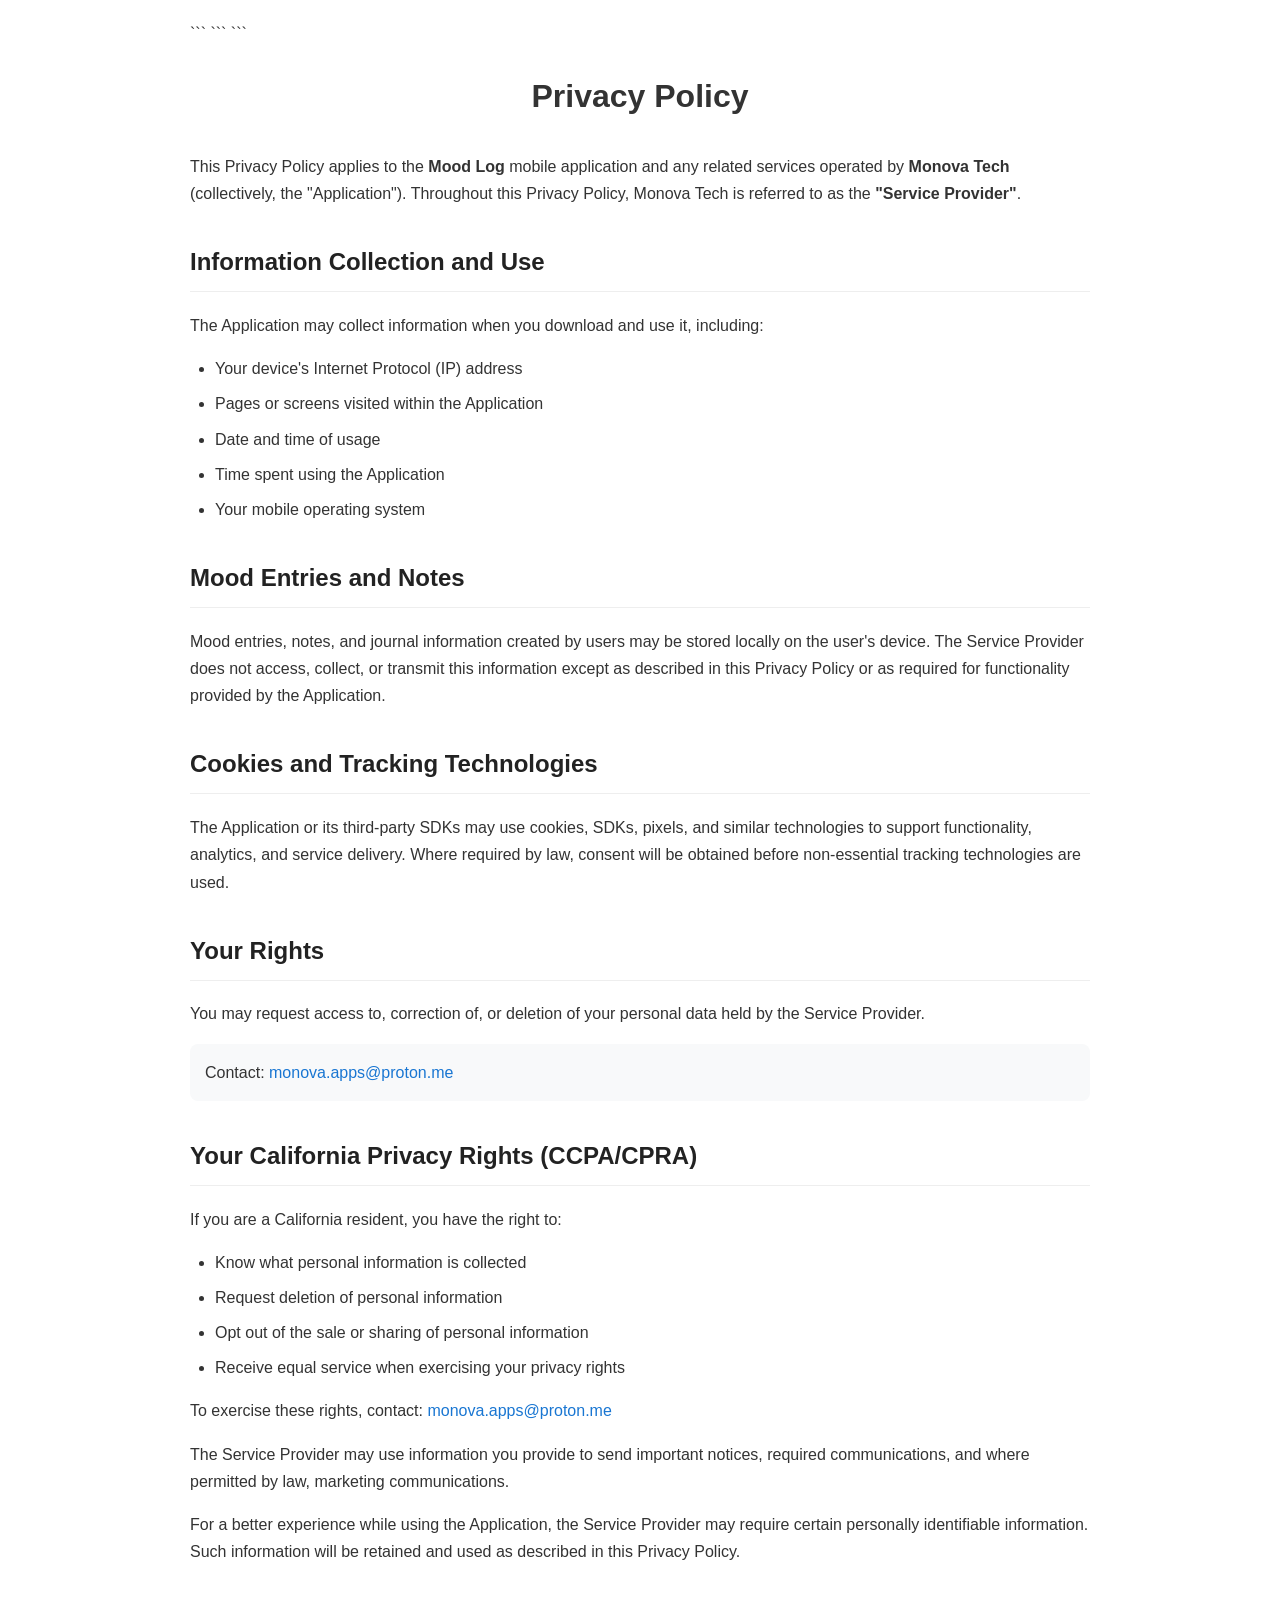
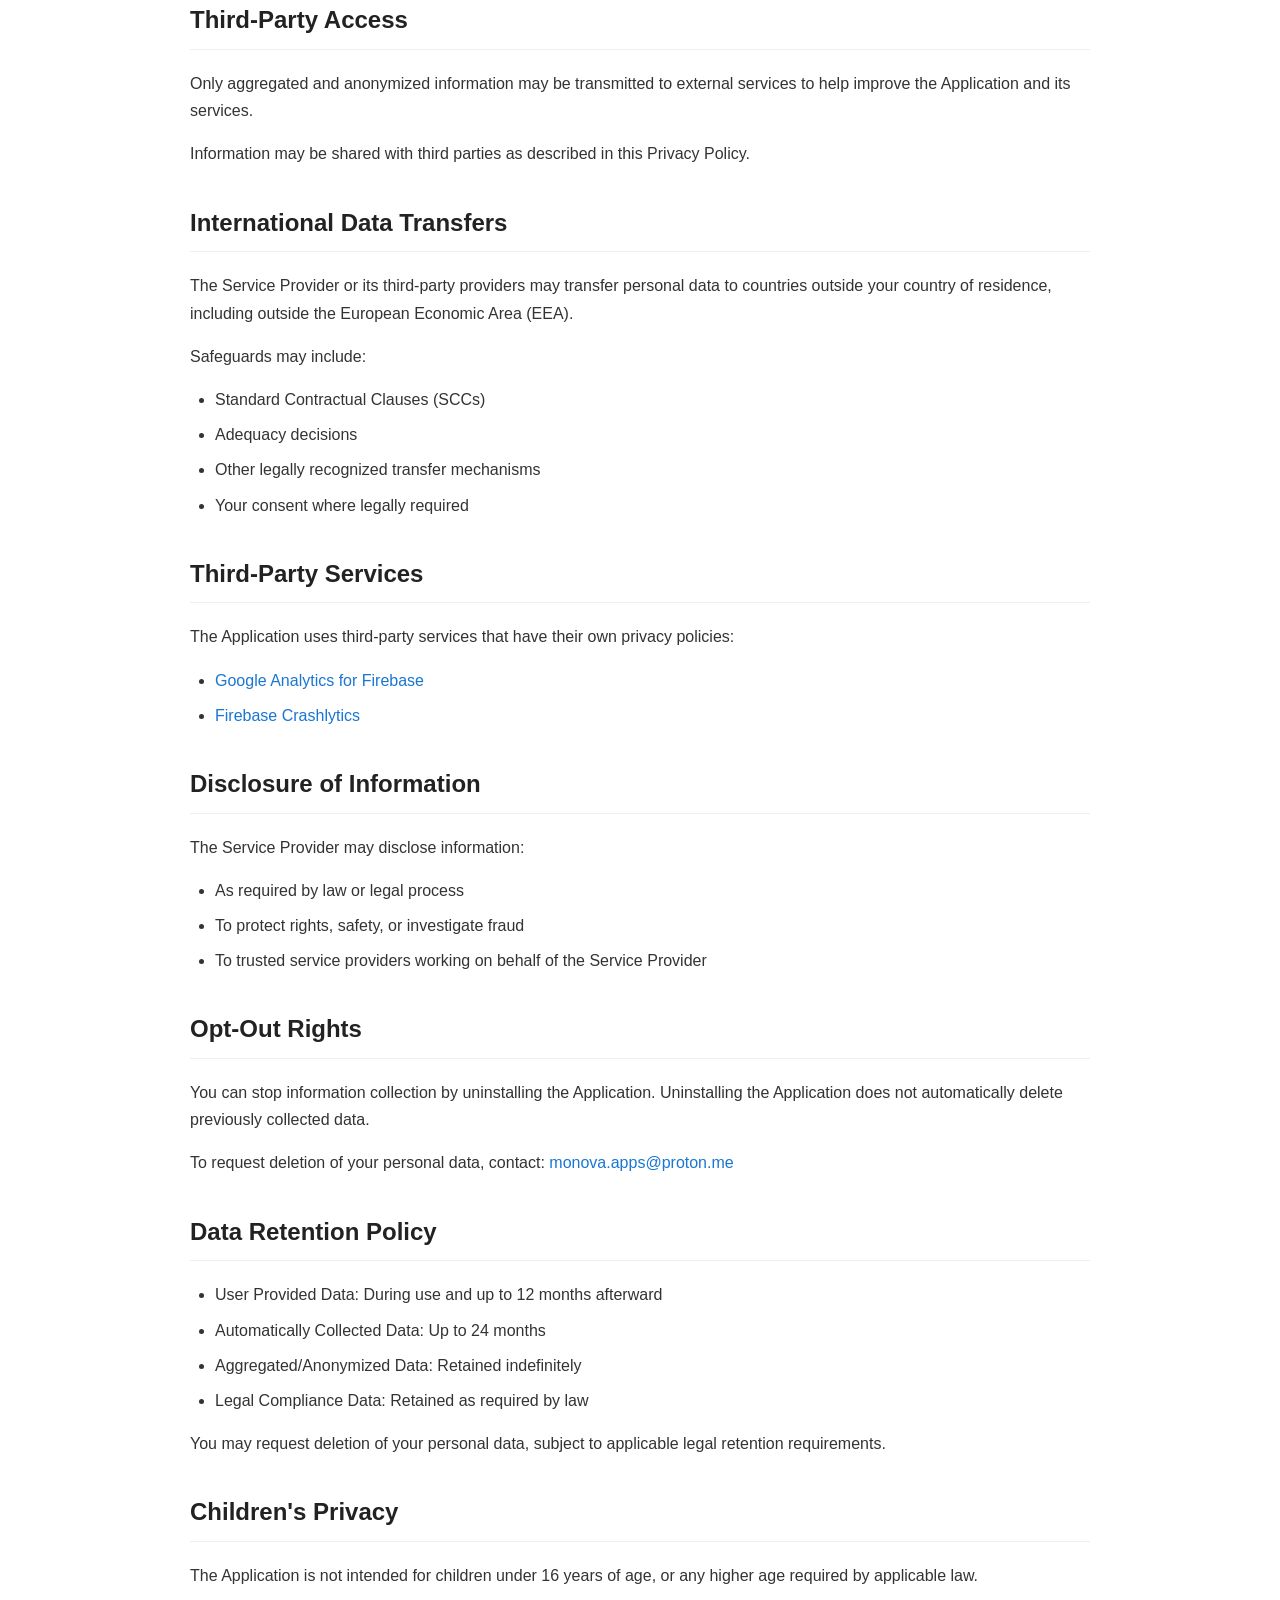
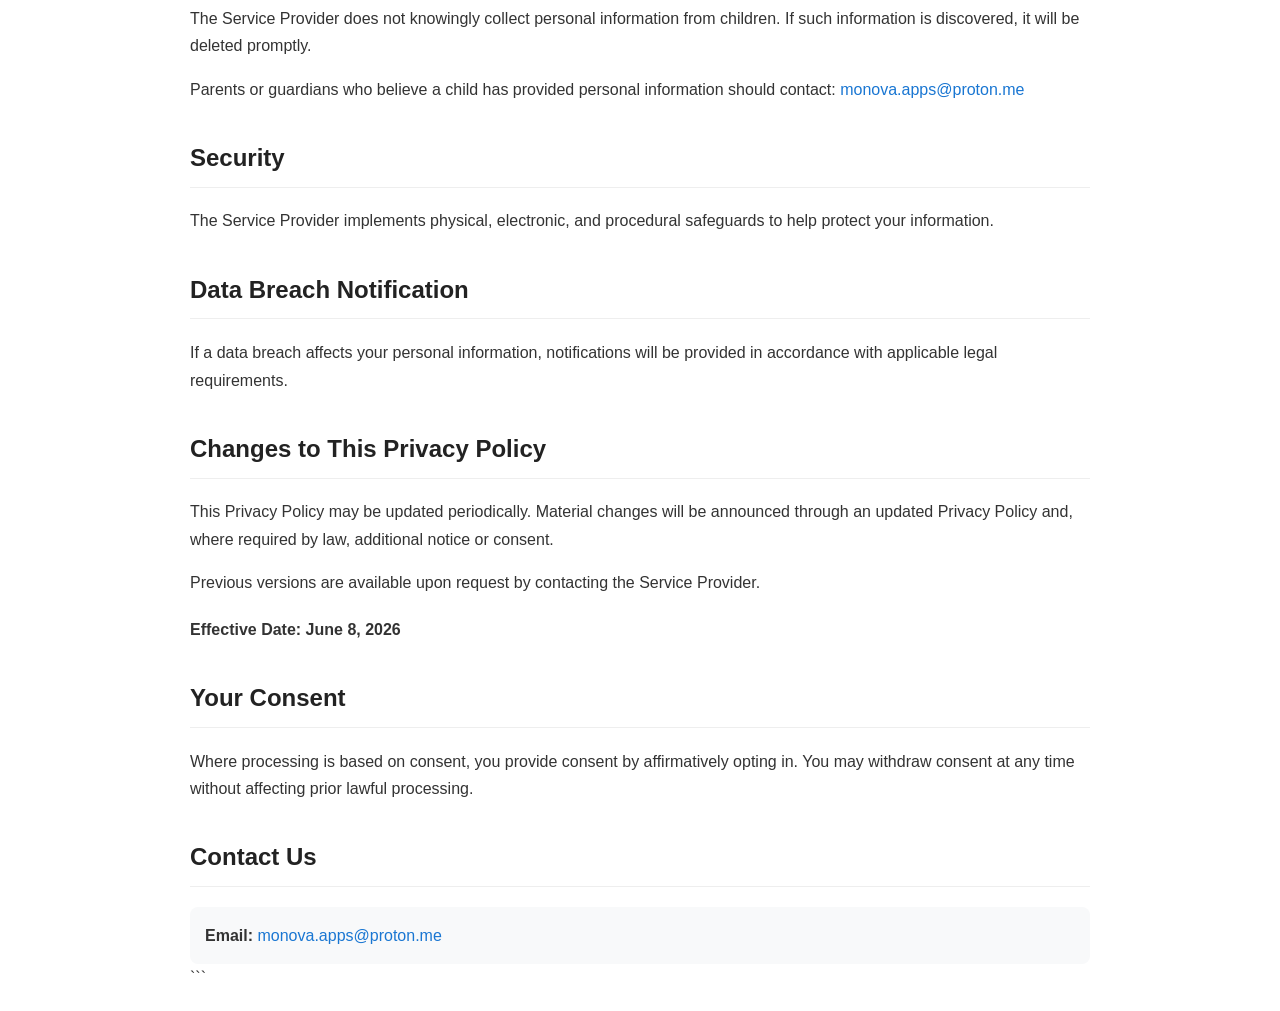
<file: Mood Log/privacy-policy.html>
<!DOCTYPE html>

<html lang="en">
<head>
    <meta charset="UTF-8">
    <meta name="viewport" content="width=device-width, initial-scale=1.0">
    <title>Privacy Policy - Mood Log</title>

```
<style>
    body {
        font-family: "Helvetica Neue", Helvetica, Arial, sans-serif;
        max-width: 900px;
        margin: 0 auto;
        padding: 20px;
        line-height: 1.7;
        color: #333;
    }

    h1 {
        text-align: center;
        margin-bottom: 30px;
    }

    h2 {
        margin-top: 35px;
        color: #222;
        border-bottom: 1px solid #eee;
        padding-bottom: 8px;
    }

    ul {
        padding-left: 25px;
    }

    li {
        margin-bottom: 8px;
    }

    a {
        color: #1976d2;
        text-decoration: none;
    }

    a:hover {
        text-decoration: underline;
    }

    .effective-date {
        font-weight: bold;
        margin-top: 20px;
    }

    .contact-box {
        background: #f8f9fa;
        padding: 15px;
        border-radius: 8px;
        margin-top: 10px;
    }
</style>
```

</head>

<body>

```
<h1>Privacy Policy</h1>

<p>
    This Privacy Policy applies to the <strong>Mood Log</strong> mobile application
    and any related services operated by <strong>Monova Tech</strong> (collectively,
    the "Application"). Throughout this Privacy Policy, Monova Tech is referred to as
    the <strong>"Service Provider"</strong>.
</p>

<h2>Information Collection and Use</h2>

<p>The Application may collect information when you download and use it, including:</p>

<ul>
    <li>Your device's Internet Protocol (IP) address</li>
    <li>Pages or screens visited within the Application</li>
    <li>Date and time of usage</li>
    <li>Time spent using the Application</li>
    <li>Your mobile operating system</li>
</ul>

<h2>Mood Entries and Notes</h2>

<p>
    Mood entries, notes, and journal information created by users may be stored
    locally on the user's device. The Service Provider does not access, collect,
    or transmit this information except as described in this Privacy Policy or as
    required for functionality provided by the Application.
</p>

<h2>Cookies and Tracking Technologies</h2>

<p>
    The Application or its third-party SDKs may use cookies, SDKs, pixels, and
    similar technologies to support functionality, analytics, and service delivery.
    Where required by law, consent will be obtained before non-essential tracking
    technologies are used.
</p>

<h2>Your Rights</h2>

<p>
    You may request access to, correction of, or deletion of your personal data held
    by the Service Provider.
</p>

<div class="contact-box">
    Contact:
    <a href="mailto:monova.apps@proton.me">monova.apps@proton.me</a>
</div>

<h2>Your California Privacy Rights (CCPA/CPRA)</h2>

<p>If you are a California resident, you have the right to:</p>

<ul>
    <li>Know what personal information is collected</li>
    <li>Request deletion of personal information</li>
    <li>Opt out of the sale or sharing of personal information</li>
    <li>Receive equal service when exercising your privacy rights</li>
</ul>

<p>
    To exercise these rights, contact:
    <a href="mailto:monova.apps@proton.me">monova.apps@proton.me</a>
</p>

<p>
    The Service Provider may use information you provide to send important notices,
    required communications, and where permitted by law, marketing communications.
</p>

<p>
    For a better experience while using the Application, the Service Provider may
    require certain personally identifiable information. Such information will be
    retained and used as described in this Privacy Policy.
</p>

<h2>Third-Party Access</h2>

<p>
    Only aggregated and anonymized information may be transmitted to external services
    to help improve the Application and its services.
</p>

<p>
    Information may be shared with third parties as described in this Privacy Policy.
</p>

<h2>International Data Transfers</h2>

<p>
    The Service Provider or its third-party providers may transfer personal data to
    countries outside your country of residence, including outside the European
    Economic Area (EEA).
</p>

<p>Safeguards may include:</p>

<ul>
    <li>Standard Contractual Clauses (SCCs)</li>
    <li>Adequacy decisions</li>
    <li>Other legally recognized transfer mechanisms</li>
    <li>Your consent where legally required</li>
</ul>

<h2>Third-Party Services</h2>

<p>
    The Application uses third-party services that have their own privacy policies:
</p>

<ul>
    <li>
        <a href="https://firebase.google.com/support/privacy" target="_blank" rel="noopener noreferrer">
            Google Analytics for Firebase
        </a>
    </li>
    <li>
        <a href="https://firebase.google.com/support/privacy" target="_blank" rel="noopener noreferrer">
            Firebase Crashlytics
        </a>
    </li>
</ul>

<h2>Disclosure of Information</h2>

<p>The Service Provider may disclose information:</p>

<ul>
    <li>As required by law or legal process</li>
    <li>To protect rights, safety, or investigate fraud</li>
    <li>To trusted service providers working on behalf of the Service Provider</li>
</ul>

<h2>Opt-Out Rights</h2>

<p>
    You can stop information collection by uninstalling the Application.
    Uninstalling the Application does not automatically delete previously collected data.
</p>

<p>
    To request deletion of your personal data, contact:
    <a href="mailto:monova.apps@proton.me">monova.apps@proton.me</a>
</p>

<h2>Data Retention Policy</h2>

<ul>
    <li>User Provided Data: During use and up to 12 months afterward</li>
    <li>Automatically Collected Data: Up to 24 months</li>
    <li>Aggregated/Anonymized Data: Retained indefinitely</li>
    <li>Legal Compliance Data: Retained as required by law</li>
</ul>

<p>
    You may request deletion of your personal data, subject to applicable legal
    retention requirements.
</p>

<h2>Children's Privacy</h2>

<p>
    The Application is not intended for children under 16 years of age, or any higher
    age required by applicable law.
</p>

<p>
    The Service Provider does not knowingly collect personal information from children.
    If such information is discovered, it will be deleted promptly.
</p>

<p>
    Parents or guardians who believe a child has provided personal information should
    contact:
    <a href="mailto:monova.apps@proton.me">monova.apps@proton.me</a>
</p>

<h2>Security</h2>

<p>
    The Service Provider implements physical, electronic, and procedural safeguards
    to help protect your information.
</p>

<h2>Data Breach Notification</h2>

<p>
    If a data breach affects your personal information, notifications will be provided
    in accordance with applicable legal requirements.
</p>

<h2>Changes to This Privacy Policy</h2>

<p>
    This Privacy Policy may be updated periodically. Material changes will be announced
    through an updated Privacy Policy and, where required by law, additional notice
    or consent.
</p>

<p>
    Previous versions are available upon request by contacting the Service Provider.
</p>

<p class="effective-date">
    Effective Date: June 8, 2026
</p>

<h2>Your Consent</h2>

<p>
    Where processing is based on consent, you provide consent by affirmatively opting in.
    You may withdraw consent at any time without affecting prior lawful processing.
</p>

<h2>Contact Us</h2>

<div class="contact-box">
    <strong>Email:</strong>
    <a href="mailto:monova.apps@proton.me">monova.apps@proton.me</a>
</div>
```

</body>
</html>
</file>
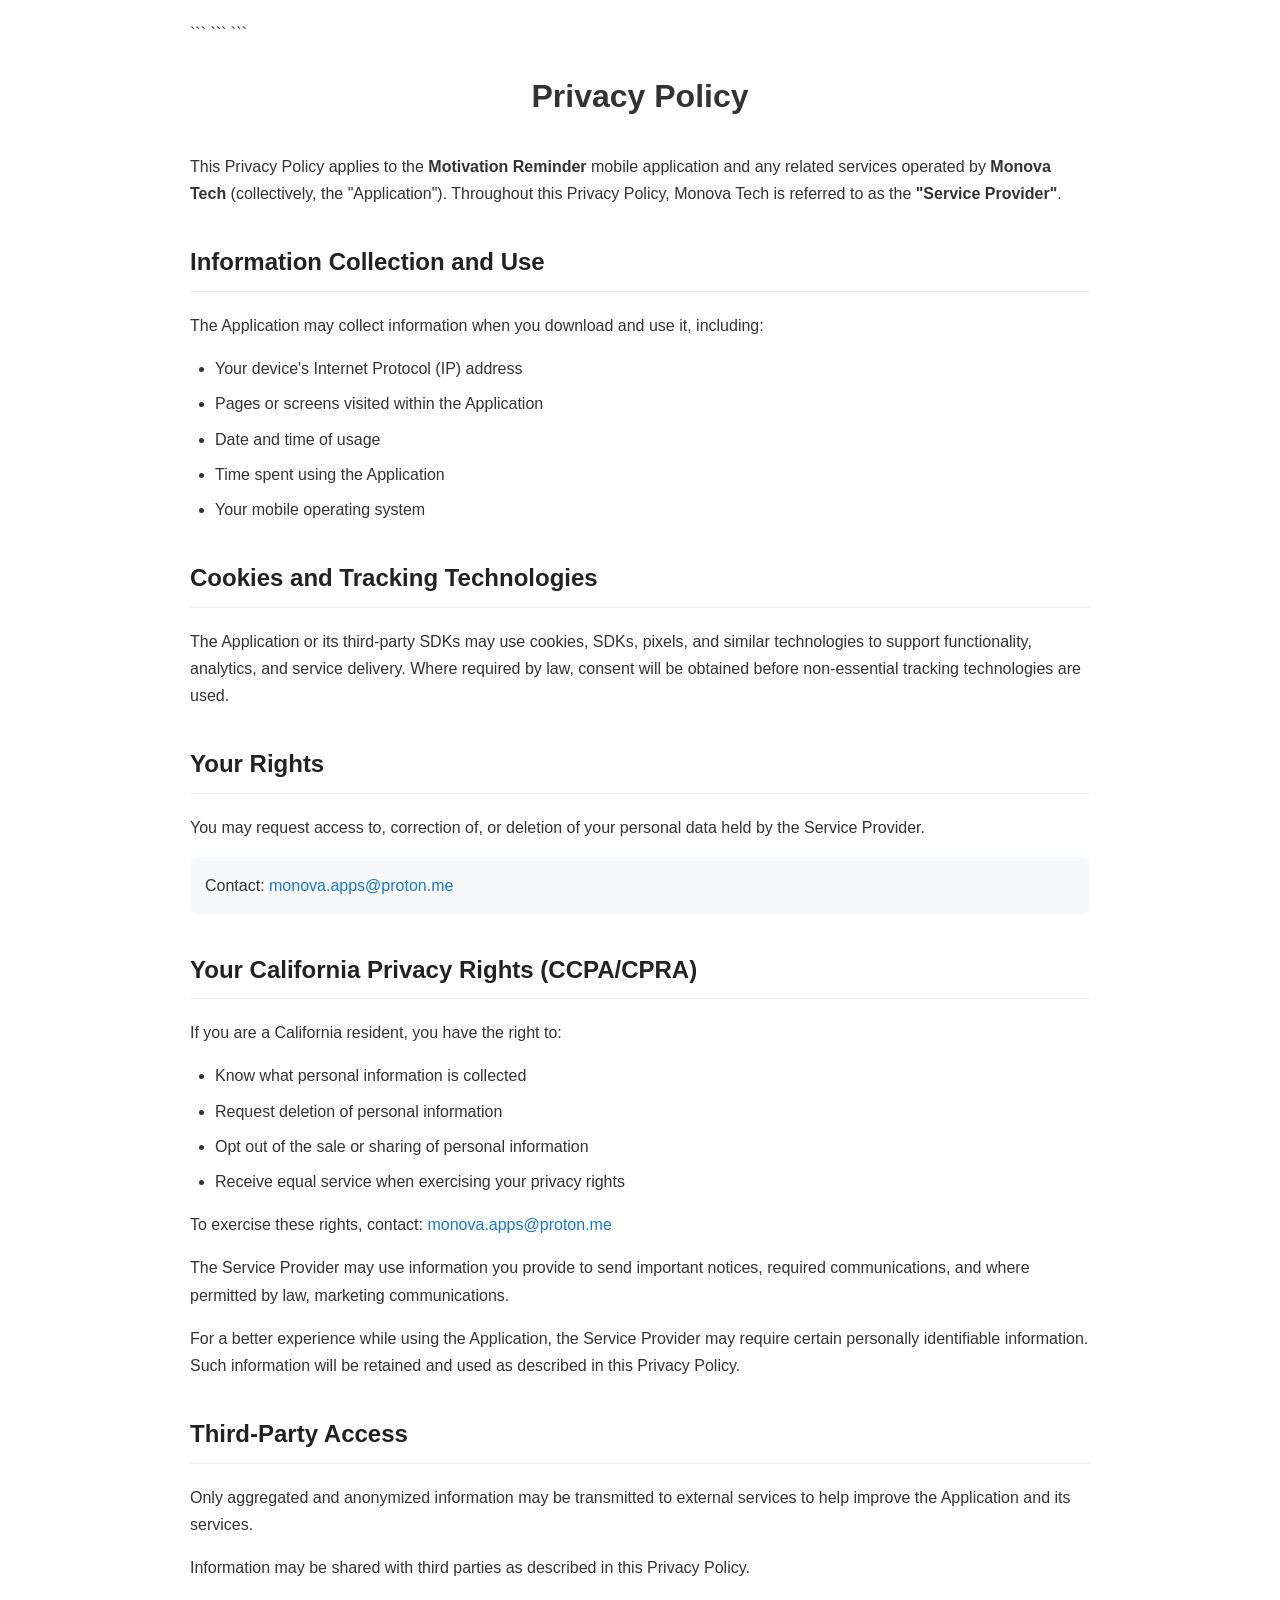
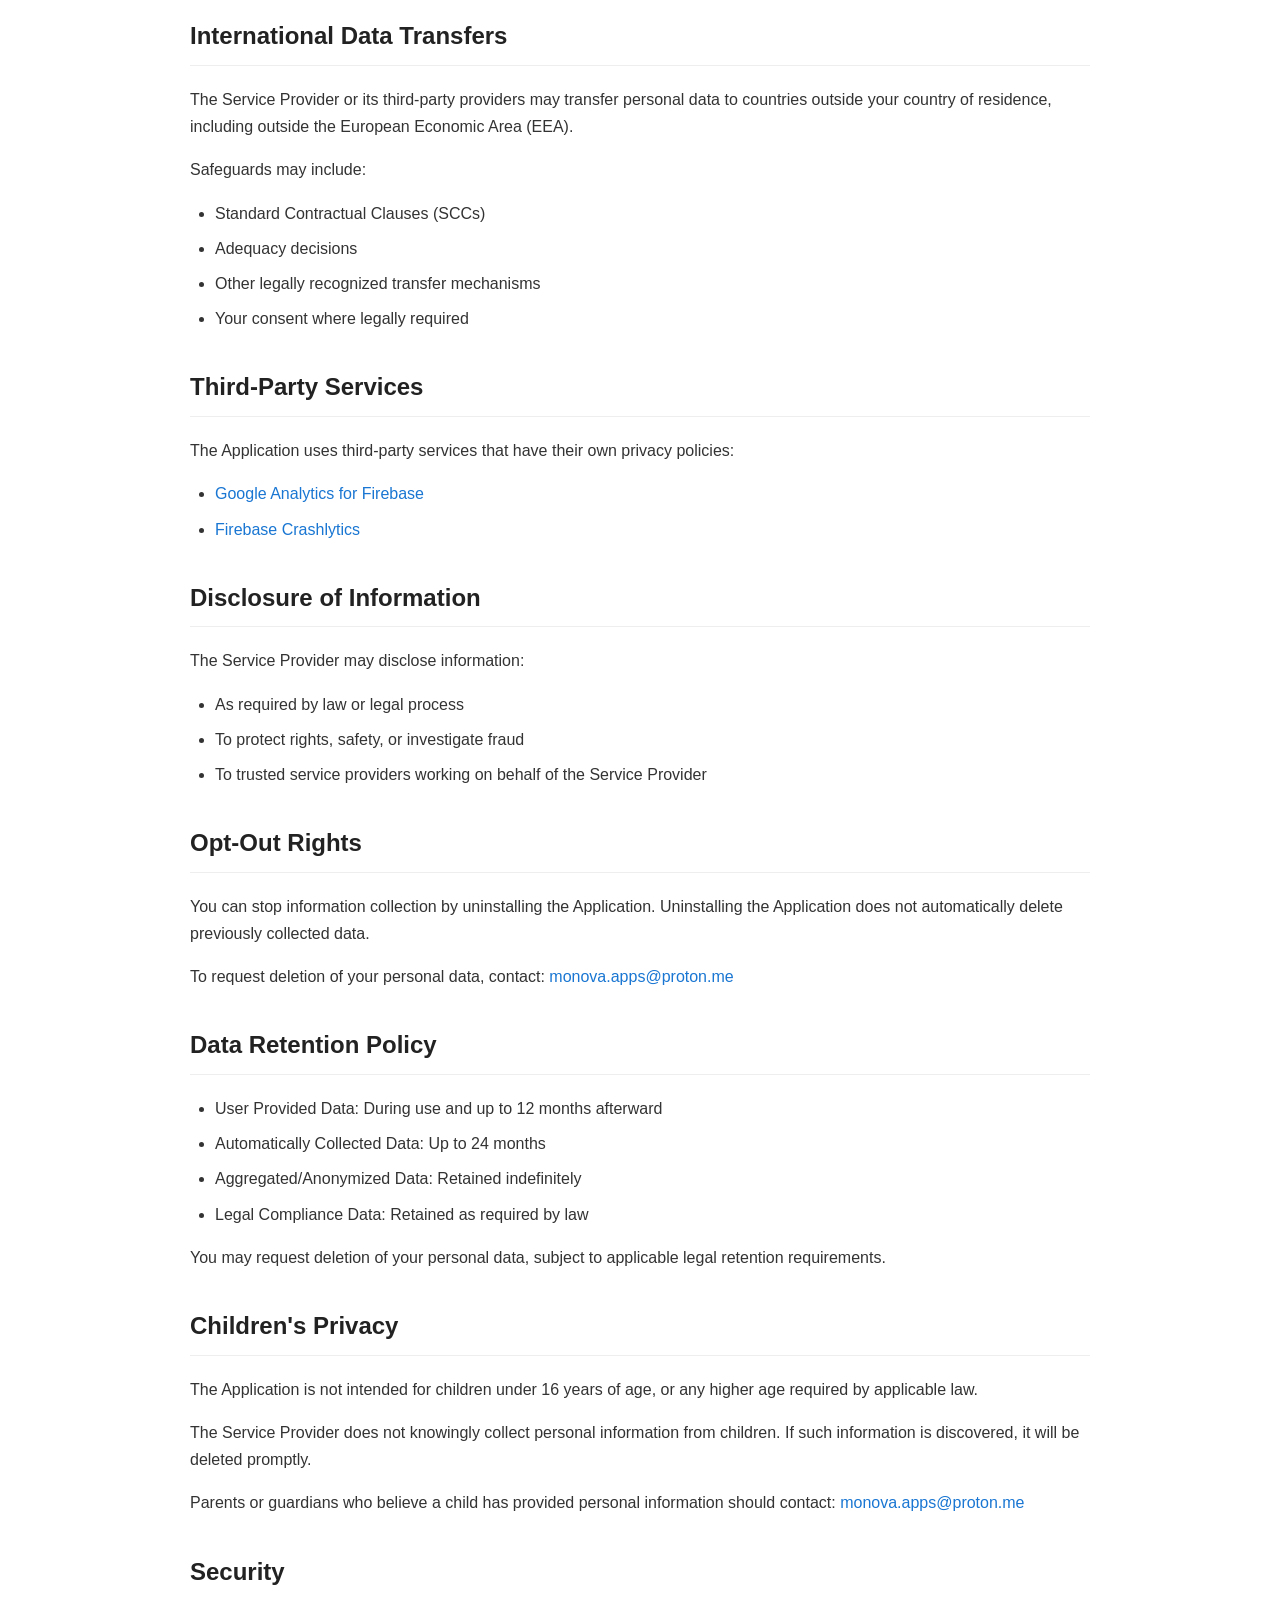
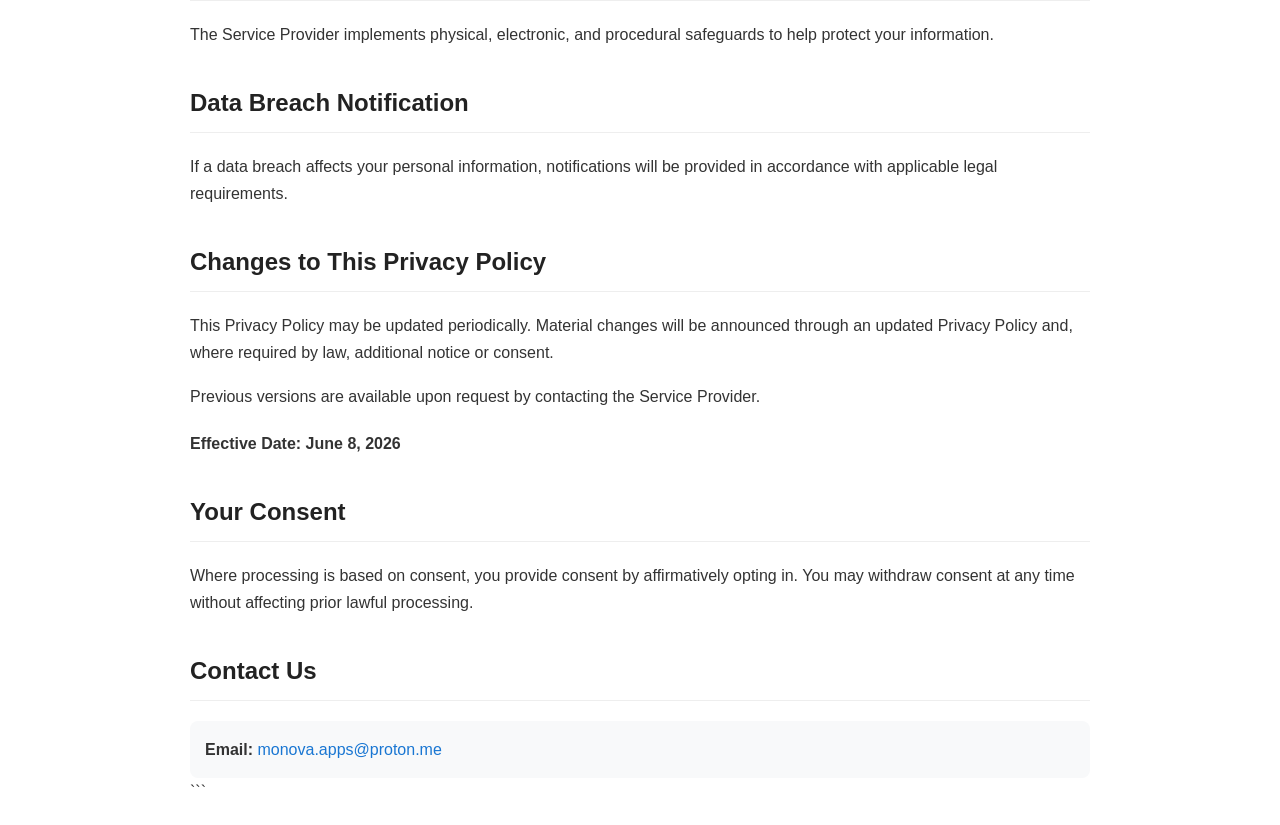
<file: Motivation-Reminder/privacy-policy.html>
<!DOCTYPE html>
<html lang="en">
<head>
    <meta charset="UTF-8">
    <meta name="viewport" content="width=device-width, initial-scale=1.0">
    <title>Privacy Policy - Motivation Reminder</title>

```
<style>
    body {
        font-family: "Helvetica Neue", Helvetica, Arial, sans-serif;
        max-width: 900px;
        margin: 0 auto;
        padding: 20px;
        line-height: 1.7;
        color: #333;
    }

    h1 {
        text-align: center;
        margin-bottom: 30px;
    }

    h2 {
        margin-top: 35px;
        color: #222;
        border-bottom: 1px solid #eee;
        padding-bottom: 8px;
    }

    ul {
        padding-left: 25px;
    }

    li {
        margin-bottom: 8px;
    }

    a {
        color: #1976d2;
        text-decoration: none;
    }

    a:hover {
        text-decoration: underline;
    }

    .effective-date {
        font-weight: bold;
        margin-top: 20px;
    }

    .contact-box {
        background: #f8f9fa;
        padding: 15px;
        border-radius: 8px;
        margin-top: 10px;
    }
</style>
```

</head>

<body>

```
<h1>Privacy Policy</h1>

<p>
    This Privacy Policy applies to the <strong>Motivation Reminder</strong> mobile application
    and any related services operated by <strong>Monova Tech</strong> (collectively,
    the "Application"). Throughout this Privacy Policy, Monova Tech is referred to as
    the <strong>"Service Provider"</strong>.
</p>

<h2>Information Collection and Use</h2>

<p>The Application may collect information when you download and use it, including:</p>

<ul>
    <li>Your device's Internet Protocol (IP) address</li>
    <li>Pages or screens visited within the Application</li>
    <li>Date and time of usage</li>
    <li>Time spent using the Application</li>
    <li>Your mobile operating system</li>
</ul>

<h2>Cookies and Tracking Technologies</h2>

<p>
    The Application or its third-party SDKs may use cookies, SDKs, pixels, and similar
    technologies to support functionality, analytics, and service delivery.
    Where required by law, consent will be obtained before non-essential tracking
    technologies are used.
</p>

<h2>Your Rights</h2>

<p>
    You may request access to, correction of, or deletion of your personal data held
    by the Service Provider.
</p>

<div class="contact-box">
    Contact:
    <a href="mailto:monova.apps@proton.me">monova.apps@proton.me</a>
</div>

<h2>Your California Privacy Rights (CCPA/CPRA)</h2>

<p>If you are a California resident, you have the right to:</p>

<ul>
    <li>Know what personal information is collected</li>
    <li>Request deletion of personal information</li>
    <li>Opt out of the sale or sharing of personal information</li>
    <li>Receive equal service when exercising your privacy rights</li>
</ul>

<p>
    To exercise these rights, contact:
    <a href="mailto:monova.apps@proton.me">monova.apps@proton.me</a>
</p>

<p>
    The Service Provider may use information you provide to send important notices,
    required communications, and where permitted by law, marketing communications.
</p>

<p>
    For a better experience while using the Application, the Service Provider may
    require certain personally identifiable information. Such information will be
    retained and used as described in this Privacy Policy.
</p>

<h2>Third-Party Access</h2>

<p>
    Only aggregated and anonymized information may be transmitted to external services
    to help improve the Application and its services.
</p>

<p>
    Information may be shared with third parties as described in this Privacy Policy.
</p>

<h2>International Data Transfers</h2>

<p>
    The Service Provider or its third-party providers may transfer personal data to
    countries outside your country of residence, including outside the European
    Economic Area (EEA).
</p>

<p>Safeguards may include:</p>

<ul>
    <li>Standard Contractual Clauses (SCCs)</li>
    <li>Adequacy decisions</li>
    <li>Other legally recognized transfer mechanisms</li>
    <li>Your consent where legally required</li>
</ul>

<h2>Third-Party Services</h2>

<p>
    The Application uses third-party services that have their own privacy policies:
</p>

<ul>
    <li>
        <a href="https://firebase.google.com/support/privacy" target="_blank" rel="noopener noreferrer">
            Google Analytics for Firebase
        </a>
    </li>
    <li>
        <a href="https://firebase.google.com/support/privacy" target="_blank" rel="noopener noreferrer">
            Firebase Crashlytics
        </a>
    </li>
</ul>

<h2>Disclosure of Information</h2>

<p>The Service Provider may disclose information:</p>

<ul>
    <li>As required by law or legal process</li>
    <li>To protect rights, safety, or investigate fraud</li>
    <li>To trusted service providers working on behalf of the Service Provider</li>
</ul>

<h2>Opt-Out Rights</h2>

<p>
    You can stop information collection by uninstalling the Application.
    Uninstalling the Application does not automatically delete previously collected data.
</p>

<p>
    To request deletion of your personal data, contact:
    <a href="mailto:monova.apps@proton.me">monova.apps@proton.me</a>
</p>

<h2>Data Retention Policy</h2>

<ul>
    <li>User Provided Data: During use and up to 12 months afterward</li>
    <li>Automatically Collected Data: Up to 24 months</li>
    <li>Aggregated/Anonymized Data: Retained indefinitely</li>
    <li>Legal Compliance Data: Retained as required by law</li>
</ul>

<p>
    You may request deletion of your personal data, subject to applicable legal
    retention requirements.
</p>

<h2>Children's Privacy</h2>

<p>
    The Application is not intended for children under 16 years of age, or any higher
    age required by applicable law.
</p>

<p>
    The Service Provider does not knowingly collect personal information from children.
    If such information is discovered, it will be deleted promptly.
</p>

<p>
    Parents or guardians who believe a child has provided personal information should
    contact:
    <a href="mailto:monova.apps@proton.me">monova.apps@proton.me</a>
</p>

<h2>Security</h2>

<p>
    The Service Provider implements physical, electronic, and procedural safeguards
    to help protect your information.
</p>

<h2>Data Breach Notification</h2>

<p>
    If a data breach affects your personal information, notifications will be provided
    in accordance with applicable legal requirements.
</p>

<h2>Changes to This Privacy Policy</h2>

<p>
    This Privacy Policy may be updated periodically. Material changes will be announced
    through an updated Privacy Policy and, where required by law, additional notice
    or consent.
</p>

<p>
    Previous versions are available upon request by contacting the Service Provider.
</p>

<p class="effective-date">
    Effective Date: June 8, 2026
</p>

<h2>Your Consent</h2>

<p>
    Where processing is based on consent, you provide consent by affirmatively opting in.
    You may withdraw consent at any time without affecting prior lawful processing.
</p>

<h2>Contact Us</h2>

<div class="contact-box">
    <strong>Email:</strong>
    <a href="mailto:monova.apps@proton.me">monova.apps@proton.me</a>
</div>
```

</body>
</html>
</file>
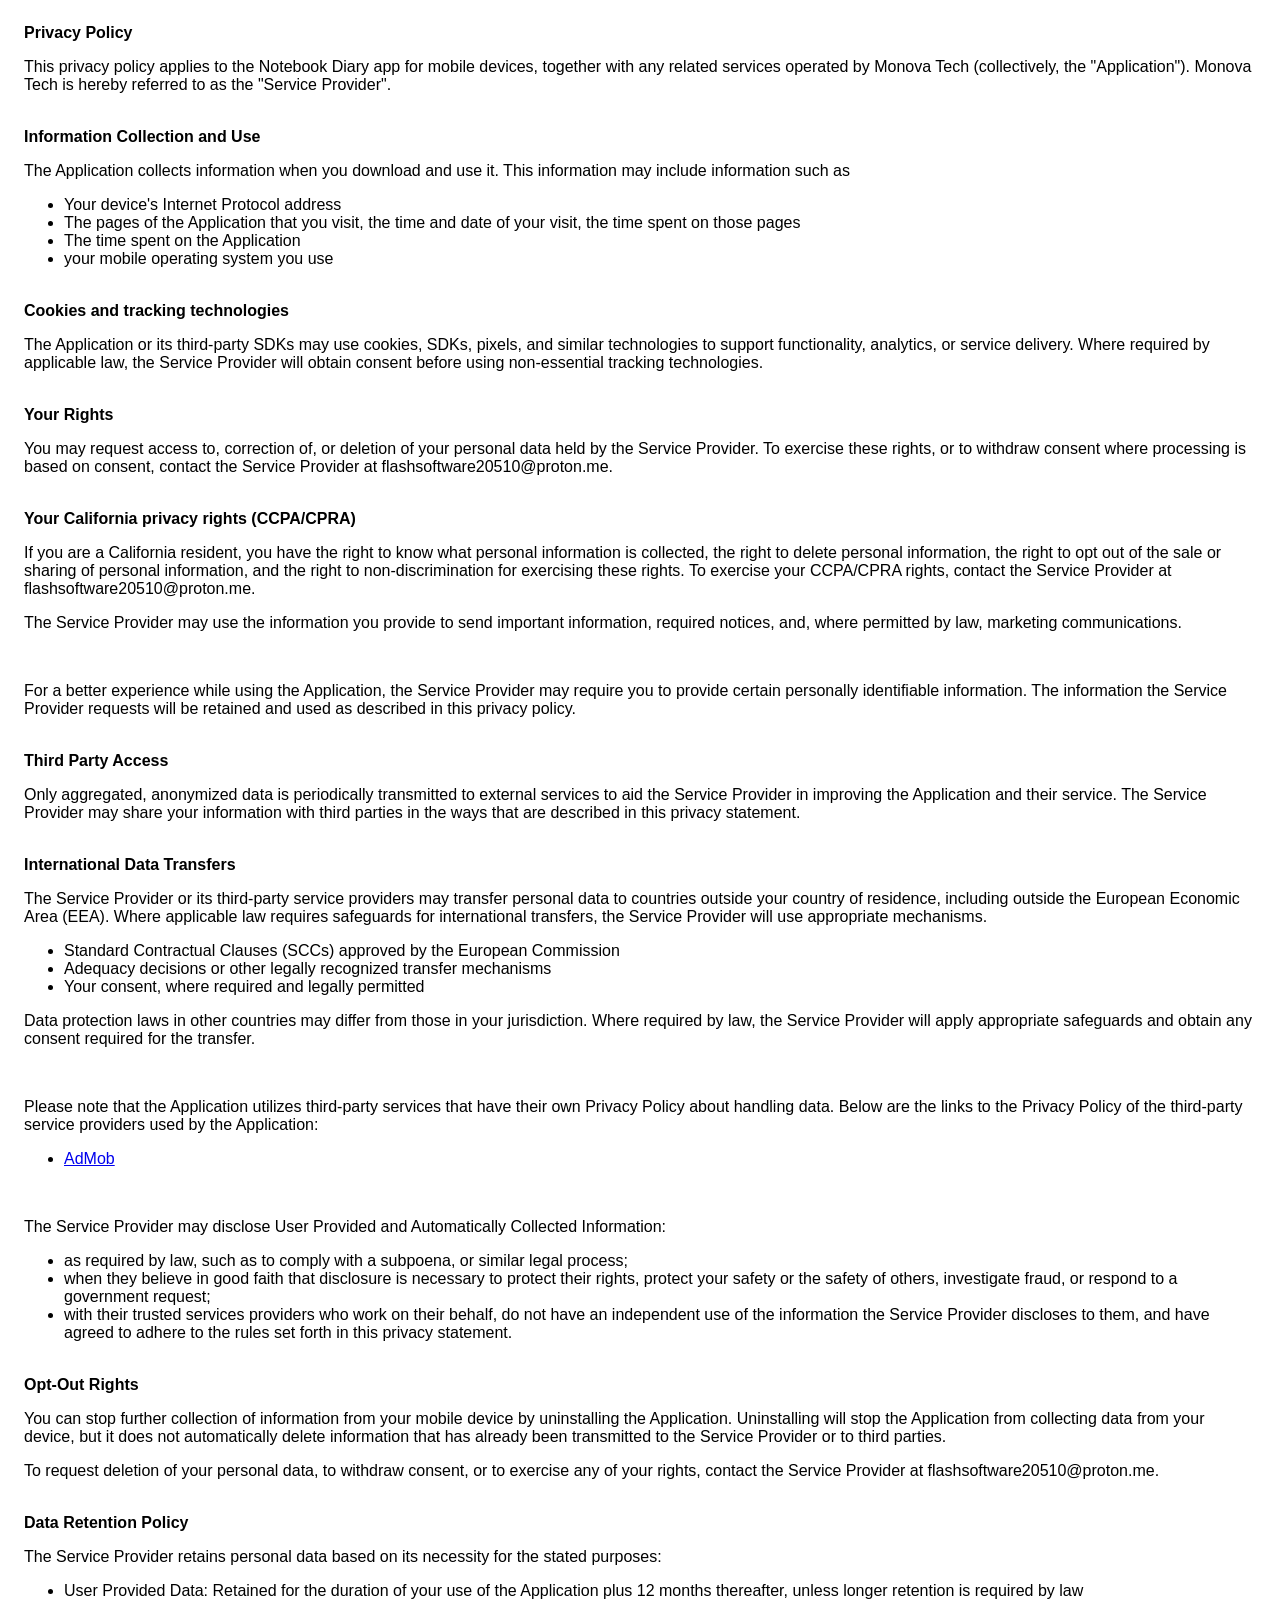
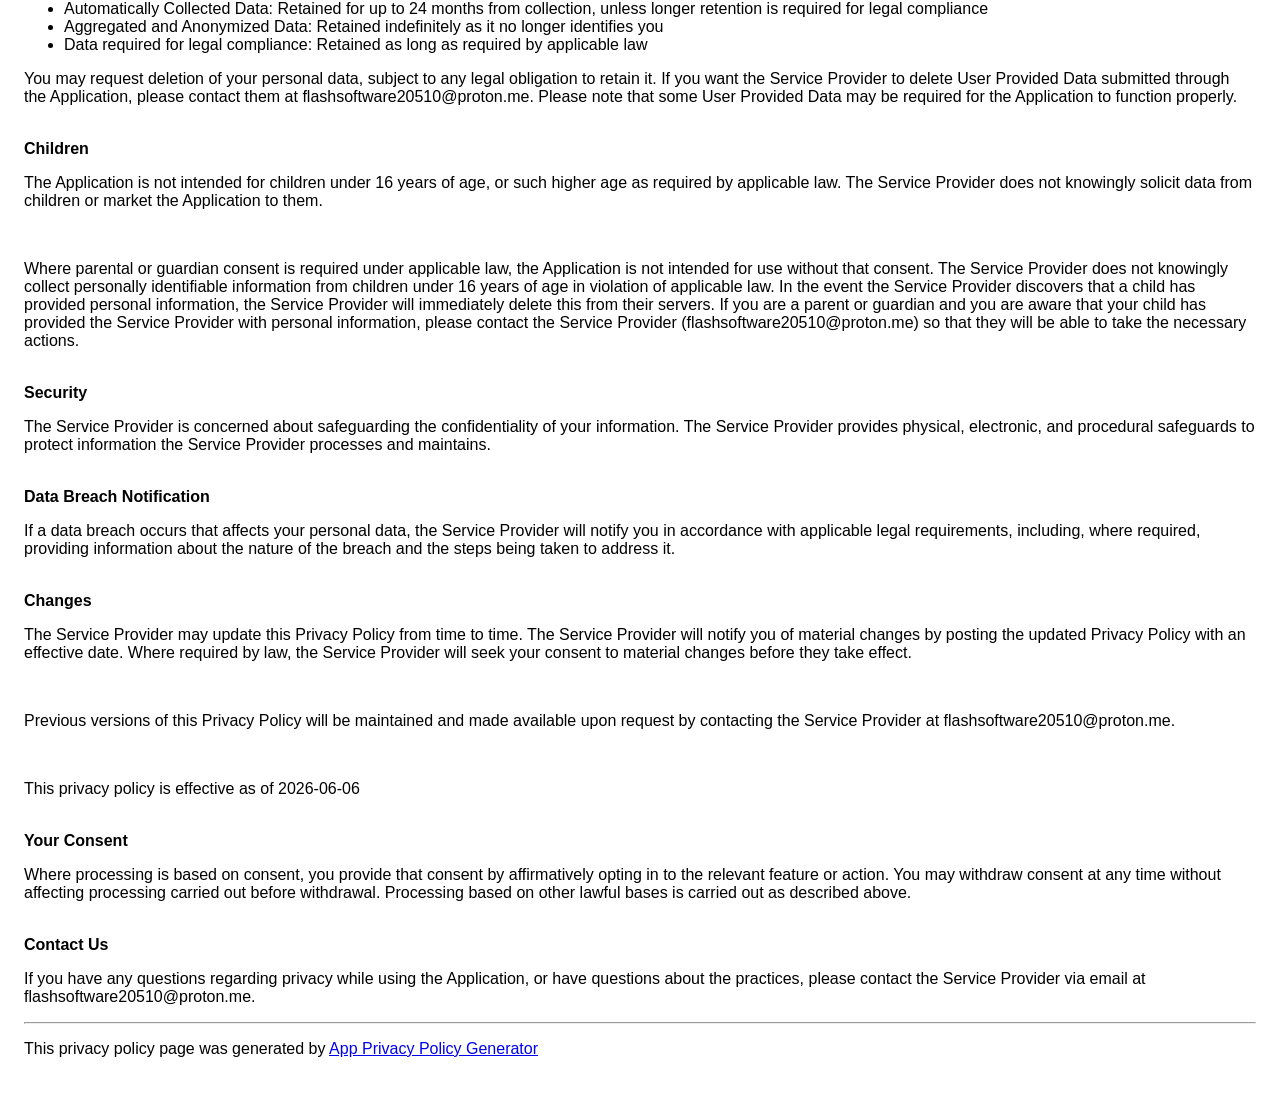
<file: notbook diary/privacy-policy.html>
<!DOCTYPE html>
    <html>
    <head>
      <meta charset='utf-8'>
      <meta name='viewport' content='width=device-width'>
      <title>Privacy Policy</title>
      <style> body { font-family: 'Helvetica Neue', Helvetica, Arial, sans-serif; padding:1em; } </style>
    </head>
    <body>
    <strong>Privacy Policy</strong><p>This privacy policy applies to the Notebook Diary app for mobile devices, together with any related services operated by Monova Tech (collectively, the "Application"). Monova Tech is hereby referred to as the "Service Provider".</p><br><strong>Information Collection and Use</strong><p>The Application collects information when you download and use it. This information may include information such as </p><ul><li>Your device's Internet Protocol address</li><li>The pages of the Application that you visit, the time and date of your visit, the time spent on those pages</li><li>The time spent on the Application</li><li>your mobile operating system you use</li></ul><p></p><br><strong>Cookies and tracking technologies</strong><p>The Application or its third-party SDKs may use cookies, SDKs, pixels, and similar technologies to support functionality, analytics, or service delivery. Where required by applicable law, the Service Provider will obtain consent before using non-essential tracking technologies.</p><!----><br><strong>Your Rights</strong><p>You may request access to, correction of, or deletion of your personal data held by the Service Provider. To exercise these rights, or to withdraw consent where processing is based on consent, contact the Service Provider at flashsoftware20510@proton.me.</p><br><strong>Your California privacy rights (CCPA/CPRA)</strong><p>If you are a California resident, you have the right to know what personal information is collected, the right to delete personal information, the right to opt out of the sale or sharing of personal information, and the right to non-discrimination for exercising these rights. To exercise your CCPA/CPRA rights, contact the Service Provider at flashsoftware20510@proton.me.</p><!----><p>The Service Provider may use the information you provide to send important information, required notices, and, where permitted by law, marketing communications.</p><br><p>For a better experience while using the Application, the Service Provider may require you to provide certain personally identifiable information. The information the Service Provider requests will be retained and used as described in this privacy policy.</p><br><strong>Third Party Access</strong><p>Only aggregated, anonymized data is periodically transmitted to external services to aid the Service Provider in improving the Application and their service. The Service Provider may share your information with third parties in the ways that are described in this privacy statement.</p><br><strong>International Data Transfers</strong><p>The Service Provider or its third-party service providers may transfer personal data to countries outside your country of residence, including outside the European Economic Area (EEA). Where applicable law requires safeguards for international transfers, the Service Provider will use appropriate mechanisms.</p><ul><li>Standard Contractual Clauses (SCCs) approved by the European Commission</li><li>Adequacy decisions or other legally recognized transfer mechanisms</li><li>Your consent, where required and legally permitted</li></ul><p>Data protection laws in other countries may differ from those in your jurisdiction. Where required by law, the Service Provider will apply appropriate safeguards and obtain any consent required for the transfer.</p><div><br><p>Please note that the Application utilizes third-party services that have their own Privacy Policy about handling data. Below are the links to the Privacy Policy of the third-party service providers used by the Application:</p><ul><li><a href="https://policies.google.com/technologies/partner-sites" target="_blank" rel="noopener noreferrer">AdMob</a></li></ul></div><br><p>The Service Provider may disclose User Provided and Automatically Collected Information:</p><ul><li>as required by law, such as to comply with a subpoena, or similar legal process;</li><li>when they believe in good faith that disclosure is necessary to protect their rights, protect your safety or the safety of others, investigate fraud, or respond to a government request;</li><li>with their trusted services providers who work on their behalf, do not have an independent use of the information the Service Provider discloses to them, and have agreed to adhere to the rules set forth in this privacy statement.</li></ul><p></p><br><strong>Opt-Out Rights</strong><div><p>You can stop further collection of information from your mobile device by uninstalling the Application. Uninstalling will stop the Application from collecting data from your device, but it does not automatically delete information that has already been transmitted to the Service Provider or to third parties.</p></div><!----><p>To request deletion of your personal data, to withdraw consent, or to exercise any of your rights, contact the Service Provider at flashsoftware20510@proton.me.</p><br><strong>Data Retention Policy</strong><p>The Service Provider retains personal data based on its necessity for the stated purposes:</p><ul><li>User Provided Data: Retained for the duration of your use of the Application plus 12 months thereafter, unless longer retention is required by law</li><li>Automatically Collected Data: Retained for up to 24 months from collection, unless longer retention is required for legal compliance</li><li>Aggregated and Anonymized Data: Retained indefinitely as it no longer identifies you</li><li>Data required for legal compliance: Retained as long as required by applicable law</li></ul><p>You may request deletion of your personal data, subject to any legal obligation to retain it. If you want the Service Provider to delete User Provided Data submitted through the Application, please contact them at flashsoftware20510@proton.me. Please note that some User Provided Data may be required for the Application to function properly.</p><br><strong>Children</strong><p>The Application is not intended for children under 16 years of age, or such higher age as required by applicable law. The Service Provider does not knowingly solicit data from children or market the Application to them.</p><div><br><p>Where parental or guardian consent is required under applicable law, the Application is not intended for use without that consent. The Service Provider does not knowingly collect personally identifiable information from children under 16 years of age in violation of applicable law. In the event the Service Provider discovers that a child has provided personal information, the Service Provider will immediately delete this from their servers. If you are a parent or guardian and you are aware that your child has provided the Service Provider with personal information, please contact the Service Provider (flashsoftware20510@proton.me) so that they will be able to take the necessary actions.</p></div><br><strong>Security</strong><p>The Service Provider is concerned about safeguarding the confidentiality of your information. The Service Provider provides physical, electronic, and procedural safeguards to protect information the Service Provider processes and maintains.</p><br><strong>Data Breach Notification</strong><p>If a data breach occurs that affects your personal data, the Service Provider will notify you in accordance with applicable legal requirements, including, where required, providing information about the nature of the breach and the steps being taken to address it.</p><br><strong>Changes</strong><p>The Service Provider may update this Privacy Policy from time to time. The Service Provider will notify you of material changes by posting the updated Privacy Policy with an effective date. Where required by law, the Service Provider will seek your consent to material changes before they take effect.</p><br><p>Previous versions of this Privacy Policy will be maintained and made available upon request by contacting the Service Provider at flashsoftware20510@proton.me.</p><br><p>This privacy policy is effective as of 2026-06-06</p><br><strong>Your Consent</strong><p>Where processing is based on consent, you provide that consent by affirmatively opting in to the relevant feature or action. You may withdraw consent at any time without affecting processing carried out before withdrawal. Processing based on other lawful bases is carried out as described above.</p><br><strong>Contact Us</strong><p>If you have any questions regarding privacy while using the Application, or have questions about the practices, please contact the Service Provider via email at flashsoftware20510@proton.me.</p><hr><p>This privacy policy page was generated by <a href="https://app-privacy-policy-generator.nisrulz.com/" target="_blank" rel="noopener noreferrer">App Privacy Policy Generator</a></p>
    </body>
    </html>
</file>
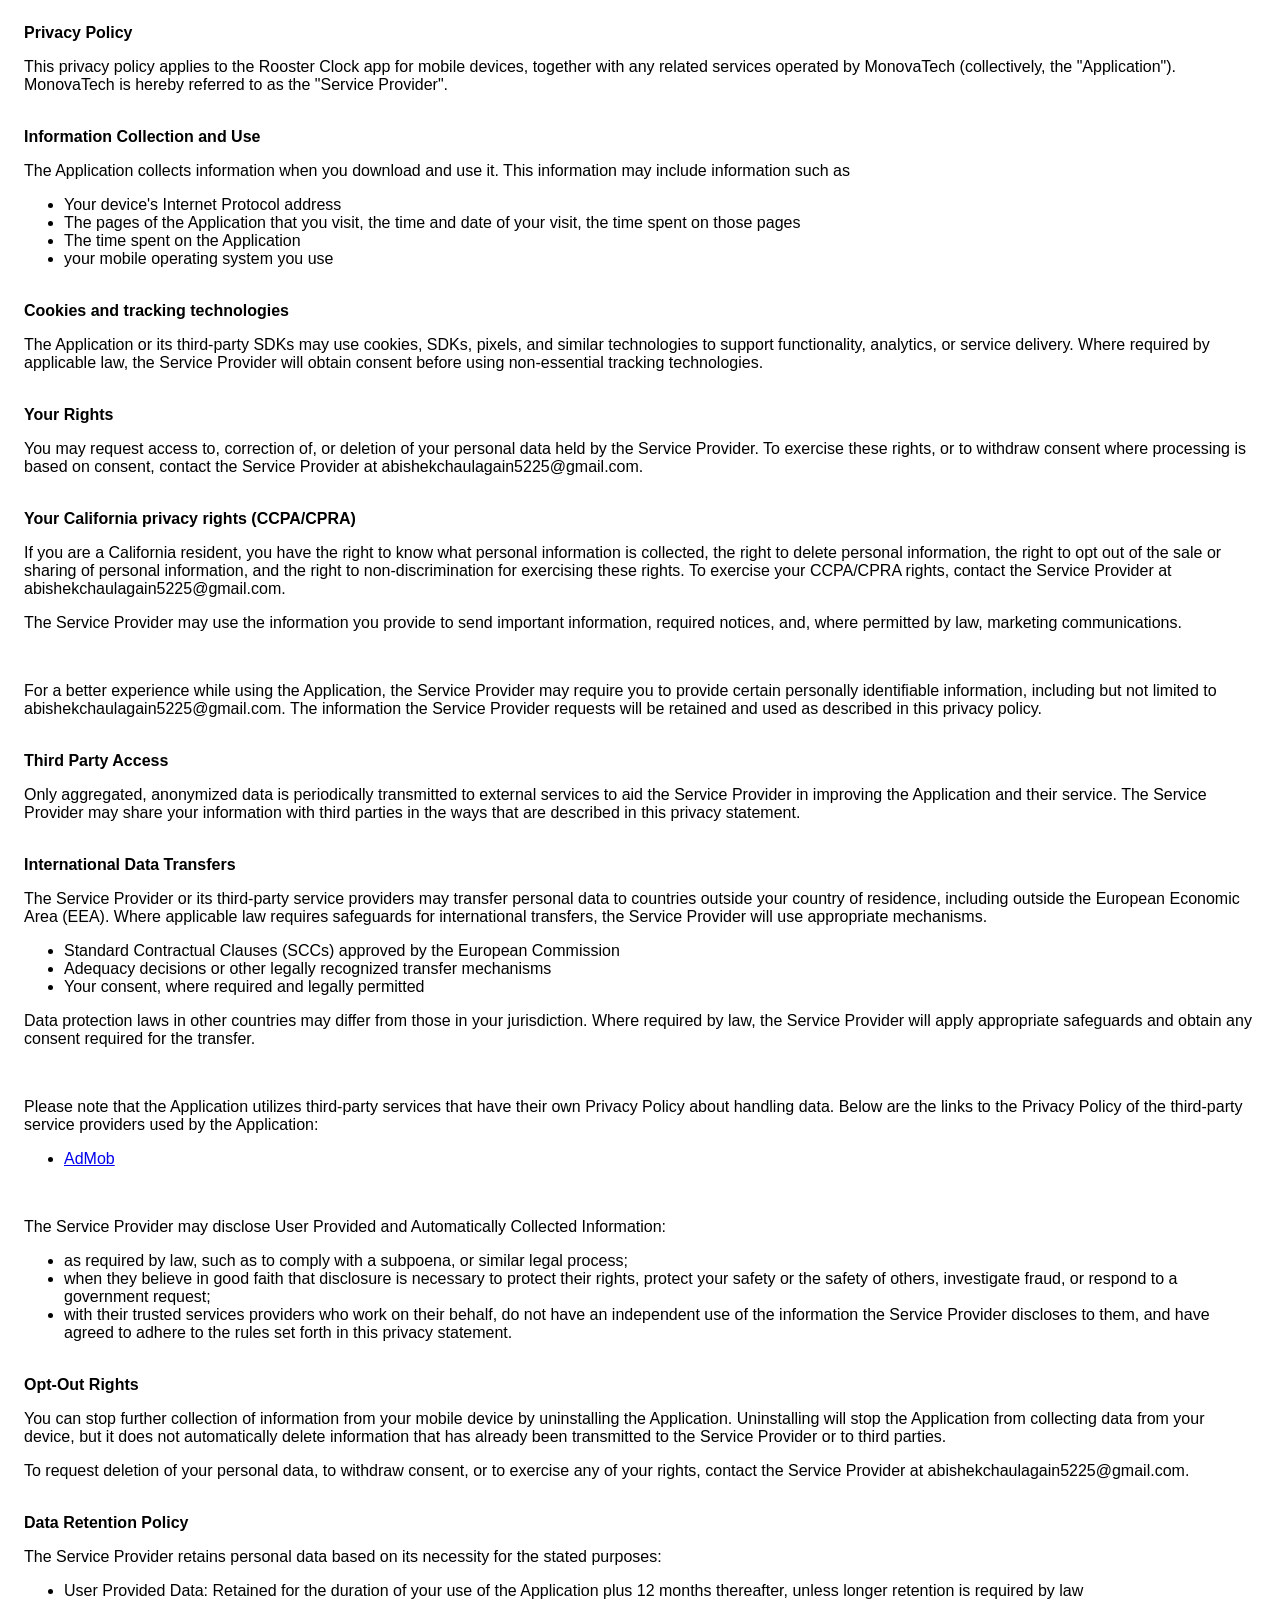
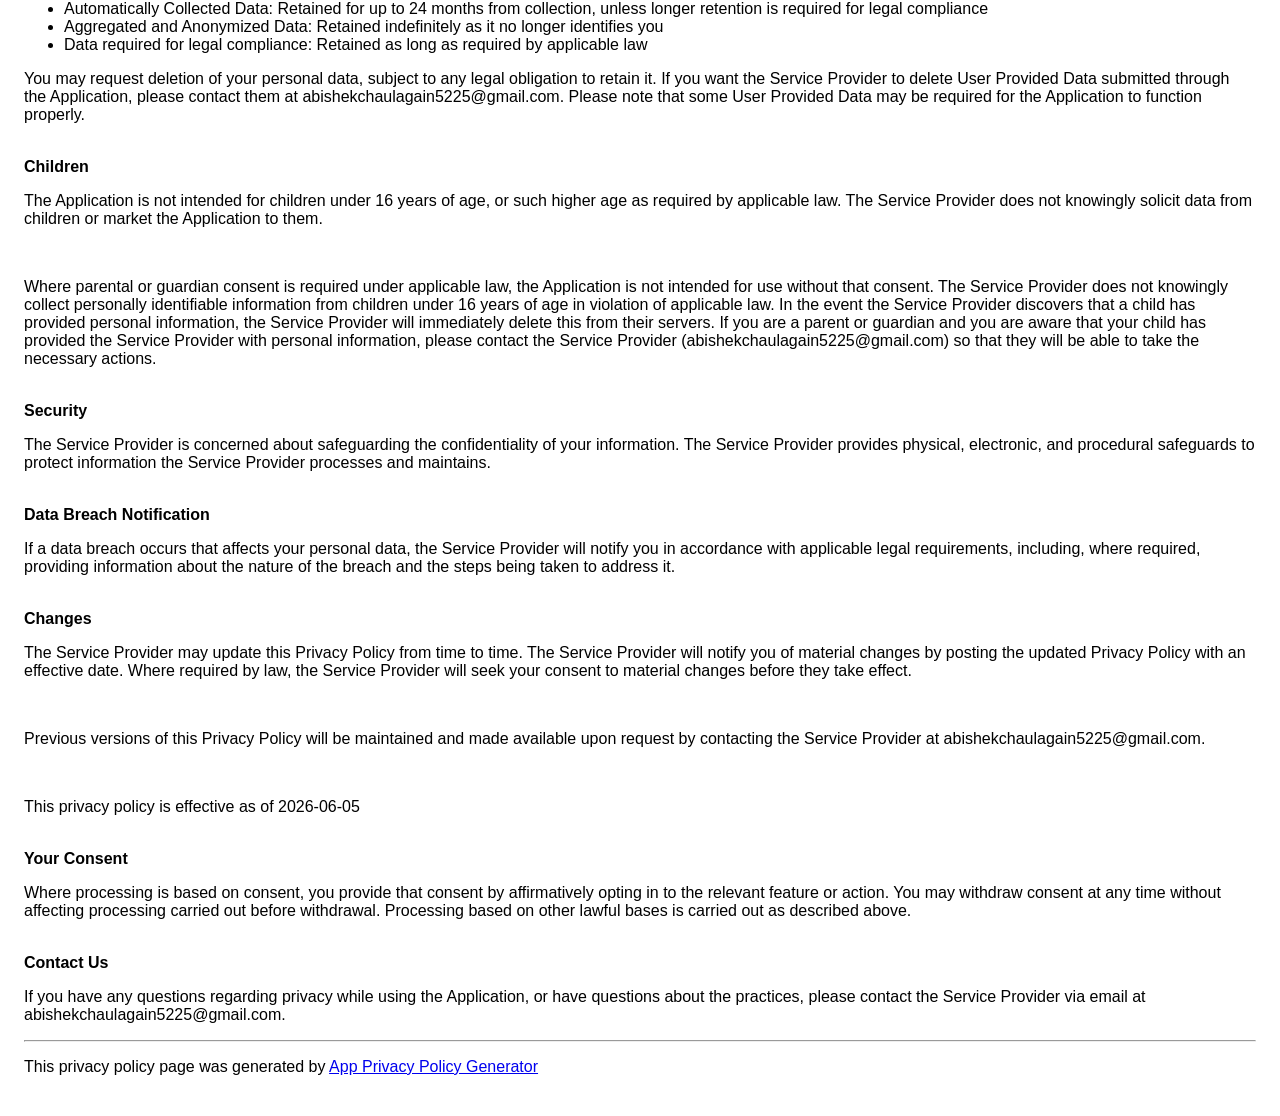
<file: rooster-clock/privacy-policy.html>
<!DOCTYPE html>
    <html>
    <head>
      <meta charset='utf-8'>
      <meta name='viewport' content='width=device-width'>
      <title>Privacy Policy</title>
      <style> body { font-family: 'Helvetica Neue', Helvetica, Arial, sans-serif; padding:1em; } </style>
    </head>
    <body>
    <strong>Privacy Policy</strong><p>This privacy policy applies to the Rooster Clock app for mobile devices, together with any related services operated by MonovaTech (collectively, the "Application"). MonovaTech is hereby referred to as the "Service Provider".</p><br><strong>Information Collection and Use</strong><p>The Application collects information when you download and use it. This information may include information such as </p><ul><li>Your device's Internet Protocol address</li><li>The pages of the Application that you visit, the time and date of your visit, the time spent on those pages</li><li>The time spent on the Application</li><li>your mobile operating system you use</li></ul><p></p><br><strong>Cookies and tracking technologies</strong><p>The Application or its third-party SDKs may use cookies, SDKs, pixels, and similar technologies to support functionality, analytics, or service delivery. Where required by applicable law, the Service Provider will obtain consent before using non-essential tracking technologies.</p><!----><br><strong>Your Rights</strong><p>You may request access to, correction of, or deletion of your personal data held by the Service Provider. To exercise these rights, or to withdraw consent where processing is based on consent, contact the Service Provider at abishekchaulagain5225@gmail.com.</p><br><strong>Your California privacy rights (CCPA/CPRA)</strong><p>If you are a California resident, you have the right to know what personal information is collected, the right to delete personal information, the right to opt out of the sale or sharing of personal information, and the right to non-discrimination for exercising these rights. To exercise your CCPA/CPRA rights, contact the Service Provider at abishekchaulagain5225@gmail.com.</p><!----><p>The Service Provider may use the information you provide to send important information, required notices, and, where permitted by law, marketing communications.</p><br><p>For a better experience while using the Application, the Service Provider may require you to provide certain personally identifiable information, including but not limited to abishekchaulagain5225@gmail.com. The information the Service Provider requests will be retained and used as described in this privacy policy.</p><br><strong>Third Party Access</strong><p>Only aggregated, anonymized data is periodically transmitted to external services to aid the Service Provider in improving the Application and their service. The Service Provider may share your information with third parties in the ways that are described in this privacy statement.</p><br><strong>International Data Transfers</strong><p>The Service Provider or its third-party service providers may transfer personal data to countries outside your country of residence, including outside the European Economic Area (EEA). Where applicable law requires safeguards for international transfers, the Service Provider will use appropriate mechanisms.</p><ul><li>Standard Contractual Clauses (SCCs) approved by the European Commission</li><li>Adequacy decisions or other legally recognized transfer mechanisms</li><li>Your consent, where required and legally permitted</li></ul><p>Data protection laws in other countries may differ from those in your jurisdiction. Where required by law, the Service Provider will apply appropriate safeguards and obtain any consent required for the transfer.</p><div><br><p>Please note that the Application utilizes third-party services that have their own Privacy Policy about handling data. Below are the links to the Privacy Policy of the third-party service providers used by the Application:</p><ul><li><a href="https://policies.google.com/technologies/partner-sites" target="_blank" rel="noopener noreferrer">AdMob</a></li></ul></div><br><p>The Service Provider may disclose User Provided and Automatically Collected Information:</p><ul><li>as required by law, such as to comply with a subpoena, or similar legal process;</li><li>when they believe in good faith that disclosure is necessary to protect their rights, protect your safety or the safety of others, investigate fraud, or respond to a government request;</li><li>with their trusted services providers who work on their behalf, do not have an independent use of the information the Service Provider discloses to them, and have agreed to adhere to the rules set forth in this privacy statement.</li></ul><p></p><br><strong>Opt-Out Rights</strong><div><p>You can stop further collection of information from your mobile device by uninstalling the Application. Uninstalling will stop the Application from collecting data from your device, but it does not automatically delete information that has already been transmitted to the Service Provider or to third parties.</p></div><!----><p>To request deletion of your personal data, to withdraw consent, or to exercise any of your rights, contact the Service Provider at abishekchaulagain5225@gmail.com.</p><br><strong>Data Retention Policy</strong><p>The Service Provider retains personal data based on its necessity for the stated purposes:</p><ul><li>User Provided Data: Retained for the duration of your use of the Application plus 12 months thereafter, unless longer retention is required by law</li><li>Automatically Collected Data: Retained for up to 24 months from collection, unless longer retention is required for legal compliance</li><li>Aggregated and Anonymized Data: Retained indefinitely as it no longer identifies you</li><li>Data required for legal compliance: Retained as long as required by applicable law</li></ul><p>You may request deletion of your personal data, subject to any legal obligation to retain it. If you want the Service Provider to delete User Provided Data submitted through the Application, please contact them at abishekchaulagain5225@gmail.com. Please note that some User Provided Data may be required for the Application to function properly.</p><br><strong>Children</strong><p>The Application is not intended for children under 16 years of age, or such higher age as required by applicable law. The Service Provider does not knowingly solicit data from children or market the Application to them.</p><div><br><p>Where parental or guardian consent is required under applicable law, the Application is not intended for use without that consent. The Service Provider does not knowingly collect personally identifiable information from children under 16 years of age in violation of applicable law. In the event the Service Provider discovers that a child has provided personal information, the Service Provider will immediately delete this from their servers. If you are a parent or guardian and you are aware that your child has provided the Service Provider with personal information, please contact the Service Provider (abishekchaulagain5225@gmail.com) so that they will be able to take the necessary actions.</p></div><br><strong>Security</strong><p>The Service Provider is concerned about safeguarding the confidentiality of your information. The Service Provider provides physical, electronic, and procedural safeguards to protect information the Service Provider processes and maintains.</p><br><strong>Data Breach Notification</strong><p>If a data breach occurs that affects your personal data, the Service Provider will notify you in accordance with applicable legal requirements, including, where required, providing information about the nature of the breach and the steps being taken to address it.</p><br><strong>Changes</strong><p>The Service Provider may update this Privacy Policy from time to time. The Service Provider will notify you of material changes by posting the updated Privacy Policy with an effective date. Where required by law, the Service Provider will seek your consent to material changes before they take effect.</p><br><p>Previous versions of this Privacy Policy will be maintained and made available upon request by contacting the Service Provider at abishekchaulagain5225@gmail.com.</p><br><p>This privacy policy is effective as of 2026-06-05</p><br><strong>Your Consent</strong><p>Where processing is based on consent, you provide that consent by affirmatively opting in to the relevant feature or action. You may withdraw consent at any time without affecting processing carried out before withdrawal. Processing based on other lawful bases is carried out as described above.</p><br><strong>Contact Us</strong><p>If you have any questions regarding privacy while using the Application, or have questions about the practices, please contact the Service Provider via email at abishekchaulagain5225@gmail.com.</p><hr><p>This privacy policy page was generated by <a href="https://app-privacy-policy-generator.nisrulz.com/" target="_blank" rel="noopener noreferrer">App Privacy Policy Generator</a></p>
    </body>
    </html>
</file>
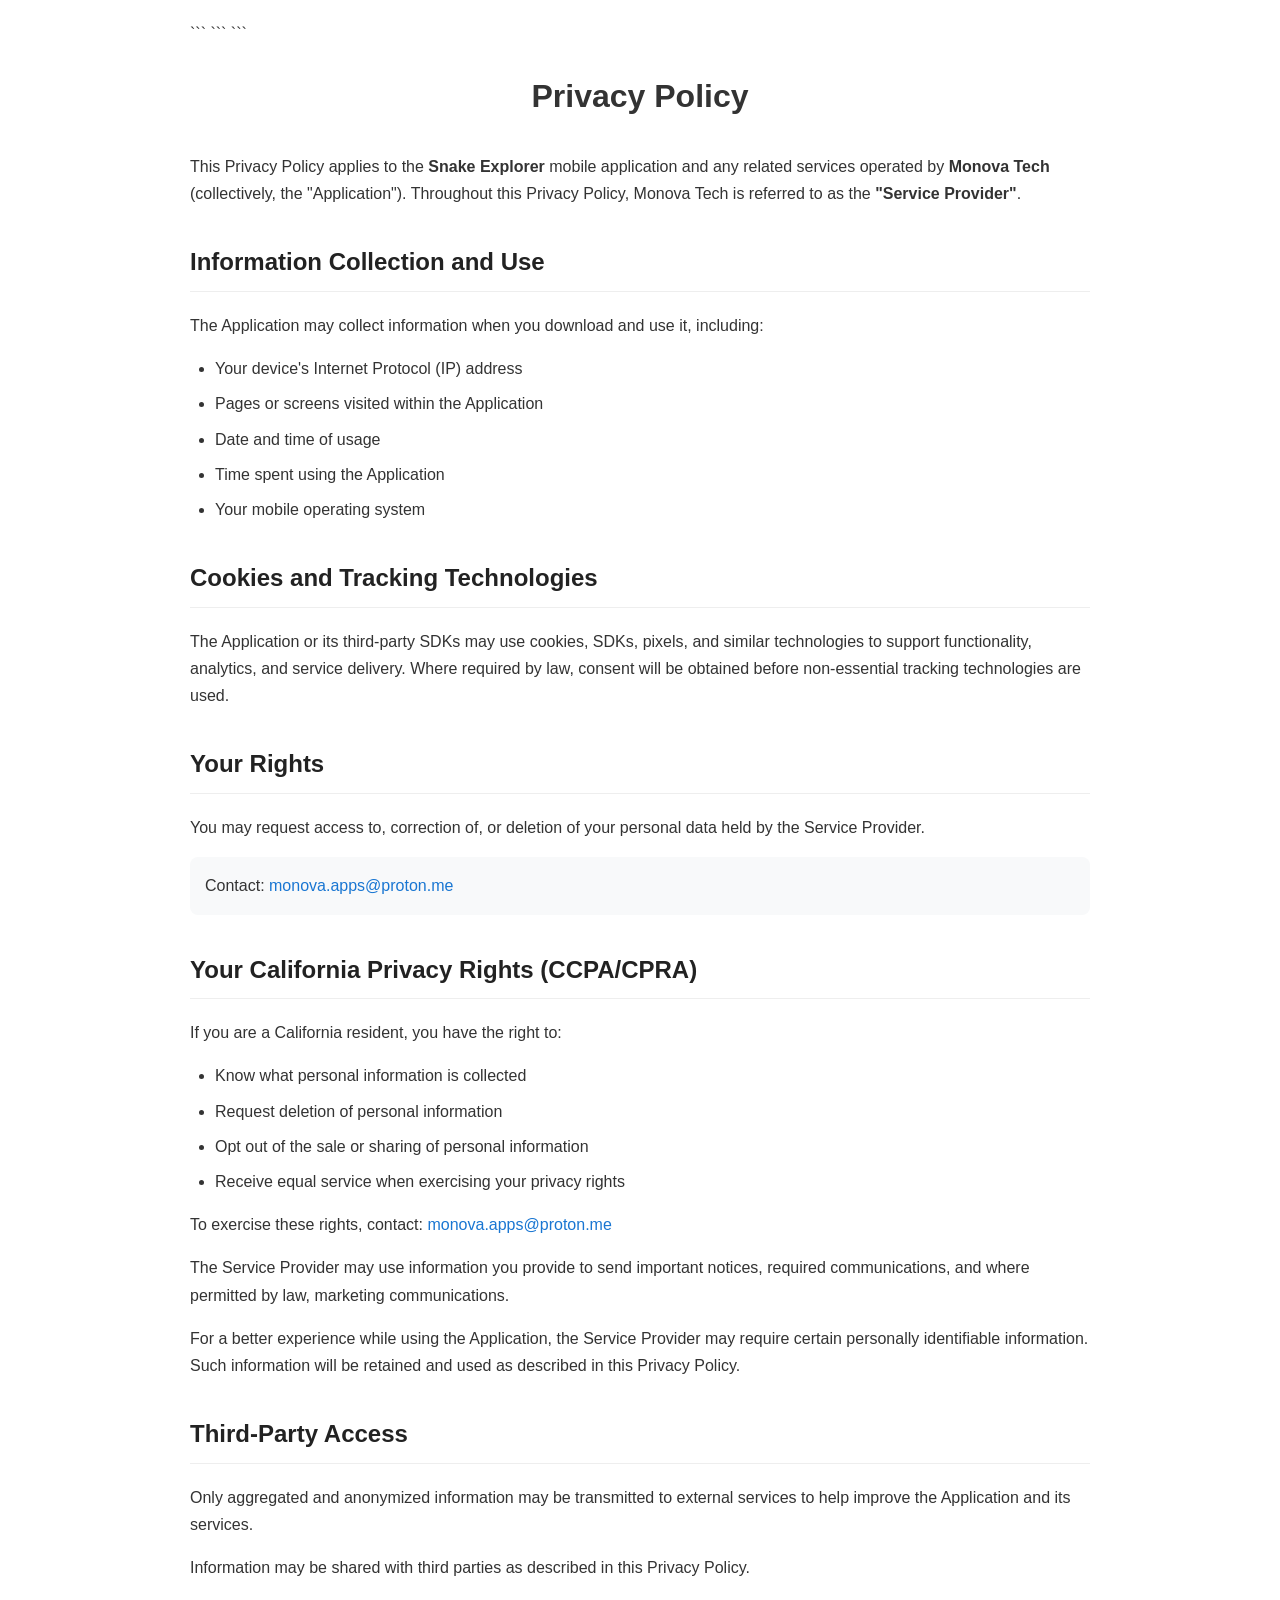
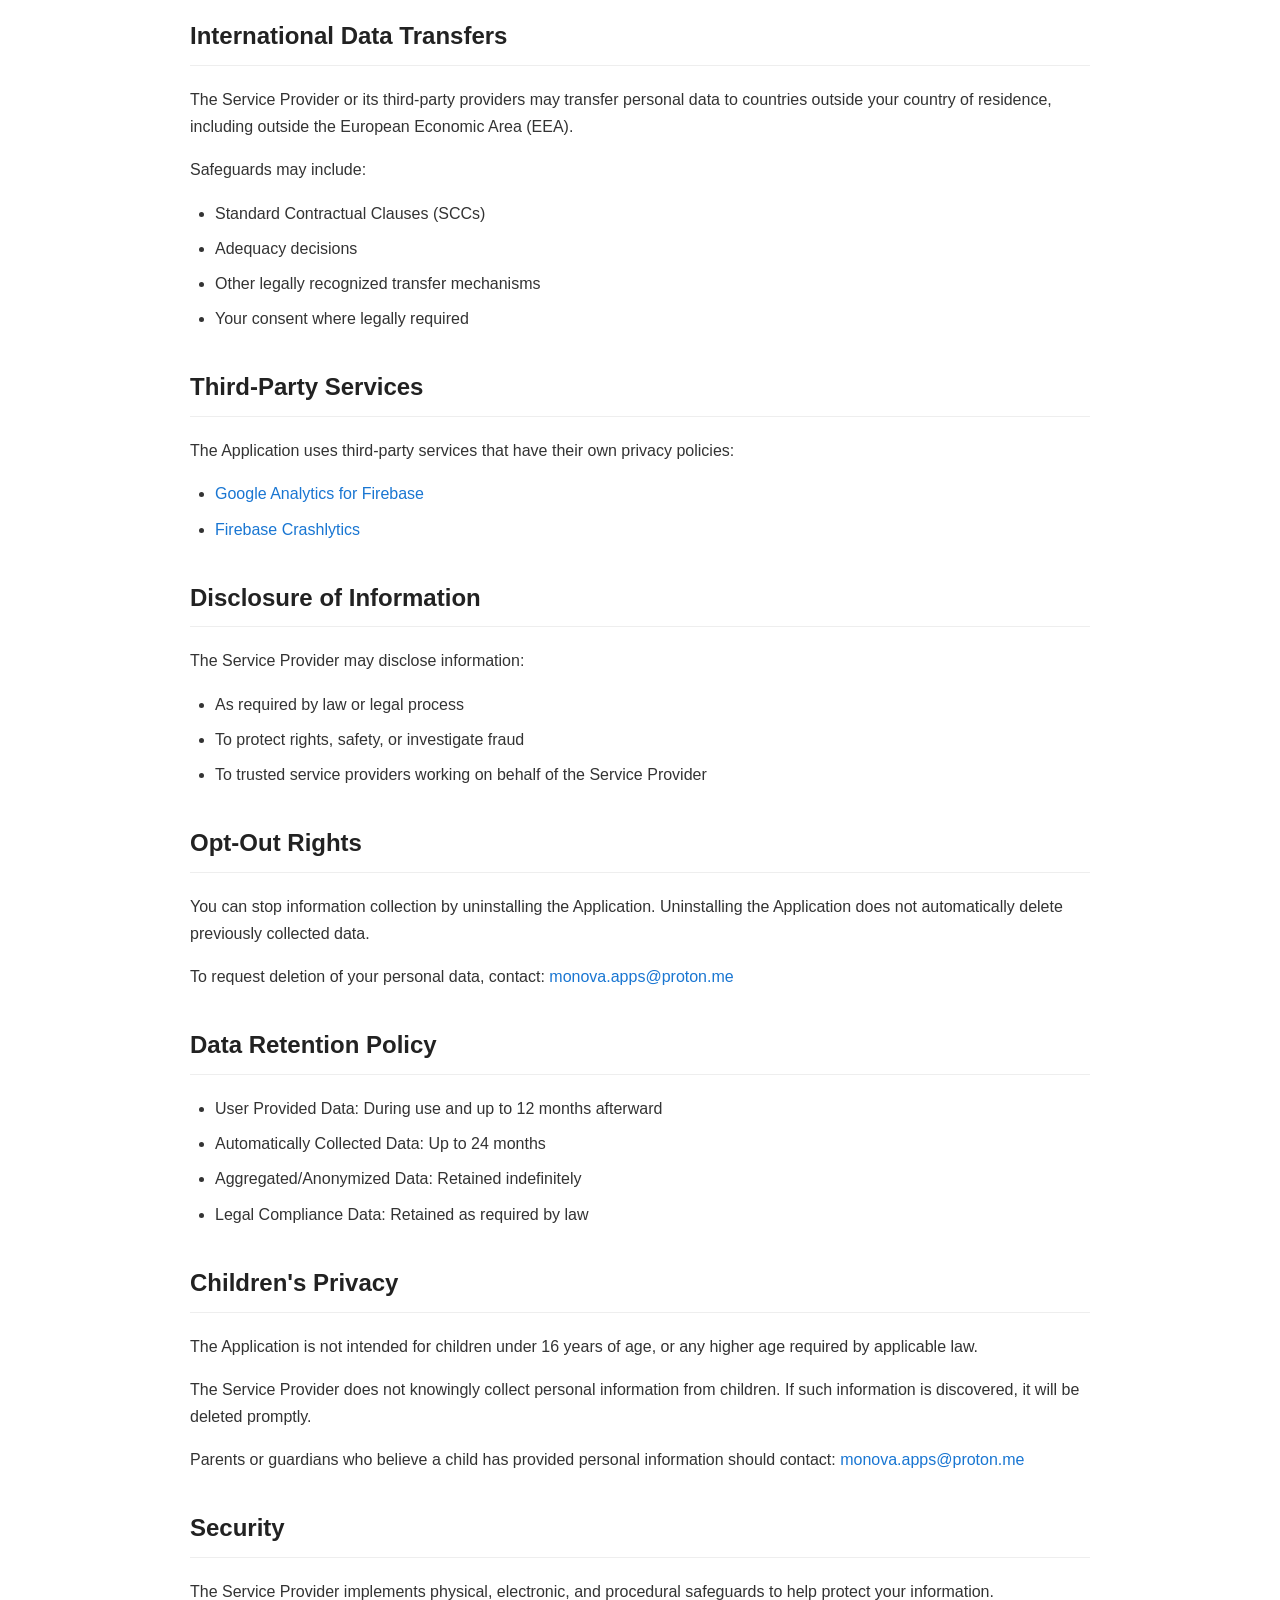
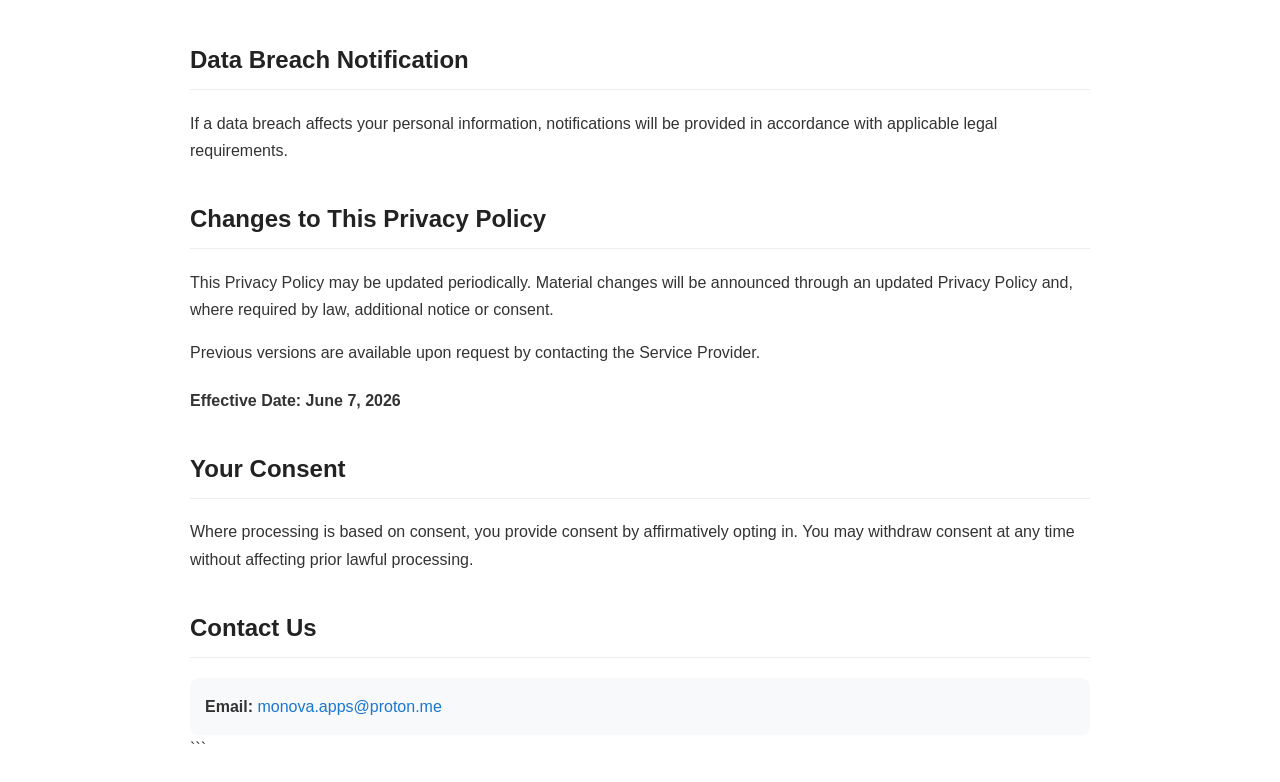
<file: snake-explorer/privacy-policy.html>
<!DOCTYPE html>

<html lang="en">
<head>
    <meta charset="UTF-8">
    <meta name="viewport" content="width=device-width, initial-scale=1.0">
    <title>Privacy Policy - Snake Explorer</title>

```
<style>
    body {
        font-family: "Helvetica Neue", Helvetica, Arial, sans-serif;
        max-width: 900px;
        margin: 0 auto;
        padding: 20px;
        line-height: 1.7;
        color: #333;
    }

    h1 {
        text-align: center;
        margin-bottom: 30px;
    }

    h2 {
        margin-top: 35px;
        color: #222;
        border-bottom: 1px solid #eee;
        padding-bottom: 8px;
    }

    ul {
        padding-left: 25px;
    }

    li {
        margin-bottom: 8px;
    }

    a {
        color: #1976d2;
        text-decoration: none;
    }

    a:hover {
        text-decoration: underline;
    }

    .effective-date {
        font-weight: bold;
        margin-top: 20px;
    }

    .contact-box {
        background: #f8f9fa;
        padding: 15px;
        border-radius: 8px;
        margin-top: 10px;
    }
</style>
```

</head>

<body>

```
<h1>Privacy Policy</h1>

<p>
    This Privacy Policy applies to the <strong>Snake Explorer</strong> mobile application and any
    related services operated by <strong>Monova Tech</strong> (collectively, the "Application").
    Throughout this Privacy Policy, Monova Tech is referred to as the
    <strong>"Service Provider"</strong>.
</p>

<h2>Information Collection and Use</h2>

<p>The Application may collect information when you download and use it, including:</p>

<ul>
    <li>Your device's Internet Protocol (IP) address</li>
    <li>Pages or screens visited within the Application</li>
    <li>Date and time of usage</li>
    <li>Time spent using the Application</li>
    <li>Your mobile operating system</li>
</ul>

<h2>Cookies and Tracking Technologies</h2>

<p>
    The Application or its third-party SDKs may use cookies, SDKs, pixels, and similar
    technologies to support functionality, analytics, and service delivery.
    Where required by law, consent will be obtained before non-essential tracking
    technologies are used.
</p>

<h2>Your Rights</h2>

<p>
    You may request access to, correction of, or deletion of your personal data held
    by the Service Provider.
</p>

<div class="contact-box">
    Contact: <a href="mailto:monova.apps@proton.me">monova.apps@proton.me</a>
</div>

<h2>Your California Privacy Rights (CCPA/CPRA)</h2>

<p>If you are a California resident, you have the right to:</p>

<ul>
    <li>Know what personal information is collected</li>
    <li>Request deletion of personal information</li>
    <li>Opt out of the sale or sharing of personal information</li>
    <li>Receive equal service when exercising your privacy rights</li>
</ul>

<p>
    To exercise these rights, contact:
    <a href="mailto:monova.apps@proton.me">monova.apps@proton.me</a>
</p>

<p>
    The Service Provider may use information you provide to send important notices,
    required communications, and where permitted by law, marketing communications.
</p>

<p>
    For a better experience while using the Application, the Service Provider may
    require certain personally identifiable information. Such information will be
    retained and used as described in this Privacy Policy.
</p>

<h2>Third-Party Access</h2>

<p>
    Only aggregated and anonymized information may be transmitted to external services
    to help improve the Application and its services.
</p>

<p>
    Information may be shared with third parties as described in this Privacy Policy.
</p>

<h2>International Data Transfers</h2>

<p>
    The Service Provider or its third-party providers may transfer personal data to
    countries outside your country of residence, including outside the European
    Economic Area (EEA).
</p>

<p>Safeguards may include:</p>

<ul>
    <li>Standard Contractual Clauses (SCCs)</li>
    <li>Adequacy decisions</li>
    <li>Other legally recognized transfer mechanisms</li>
    <li>Your consent where legally required</li>
</ul>

<h2>Third-Party Services</h2>

<p>
    The Application uses third-party services that have their own privacy policies:
</p>

<ul>
    <li>
        <a href="https://firebase.google.com/support/privacy" target="_blank">
            Google Analytics for Firebase
        </a>
    </li>
    <li>
        <a href="https://firebase.google.com/support/privacy" target="_blank">
            Firebase Crashlytics
        </a>
    </li>
</ul>

<h2>Disclosure of Information</h2>

<p>The Service Provider may disclose information:</p>

<ul>
    <li>As required by law or legal process</li>
    <li>To protect rights, safety, or investigate fraud</li>
    <li>To trusted service providers working on behalf of the Service Provider</li>
</ul>

<h2>Opt-Out Rights</h2>

<p>
    You can stop information collection by uninstalling the Application.
    Uninstalling the Application does not automatically delete previously collected data.
</p>

<p>
    To request deletion of your personal data, contact:
    <a href="mailto:monova.apps@proton.me">monova.apps@proton.me</a>
</p>

<h2>Data Retention Policy</h2>

<ul>
    <li>User Provided Data: During use and up to 12 months afterward</li>
    <li>Automatically Collected Data: Up to 24 months</li>
    <li>Aggregated/Anonymized Data: Retained indefinitely</li>
    <li>Legal Compliance Data: Retained as required by law</li>
</ul>

<h2>Children's Privacy</h2>

<p>
    The Application is not intended for children under 16 years of age,
    or any higher age required by applicable law.
</p>

<p>
    The Service Provider does not knowingly collect personal information from children.
    If such information is discovered, it will be deleted promptly.
</p>

<p>
    Parents or guardians who believe a child has provided personal information should
    contact:
    <a href="mailto:monova.apps@proton.me">monova.apps@proton.me</a>
</p>

<h2>Security</h2>

<p>
    The Service Provider implements physical, electronic, and procedural safeguards
    to help protect your information.
</p>

<h2>Data Breach Notification</h2>

<p>
    If a data breach affects your personal information, notifications will be provided
    in accordance with applicable legal requirements.
</p>

<h2>Changes to This Privacy Policy</h2>

<p>
    This Privacy Policy may be updated periodically. Material changes will be announced
    through an updated Privacy Policy and, where required by law, additional notice
    or consent.
</p>

<p>
    Previous versions are available upon request by contacting the Service Provider.
</p>

<p class="effective-date">
    Effective Date: June 7, 2026
</p>

<h2>Your Consent</h2>

<p>
    Where processing is based on consent, you provide consent by affirmatively opting in.
    You may withdraw consent at any time without affecting prior lawful processing.
</p>

<h2>Contact Us</h2>

<div class="contact-box">
    <strong>Email:</strong>
    <a href="mailto:monova.apps@proton.me">monova.apps@proton.me</a>
</div>
```

</body>
</html>
</file>
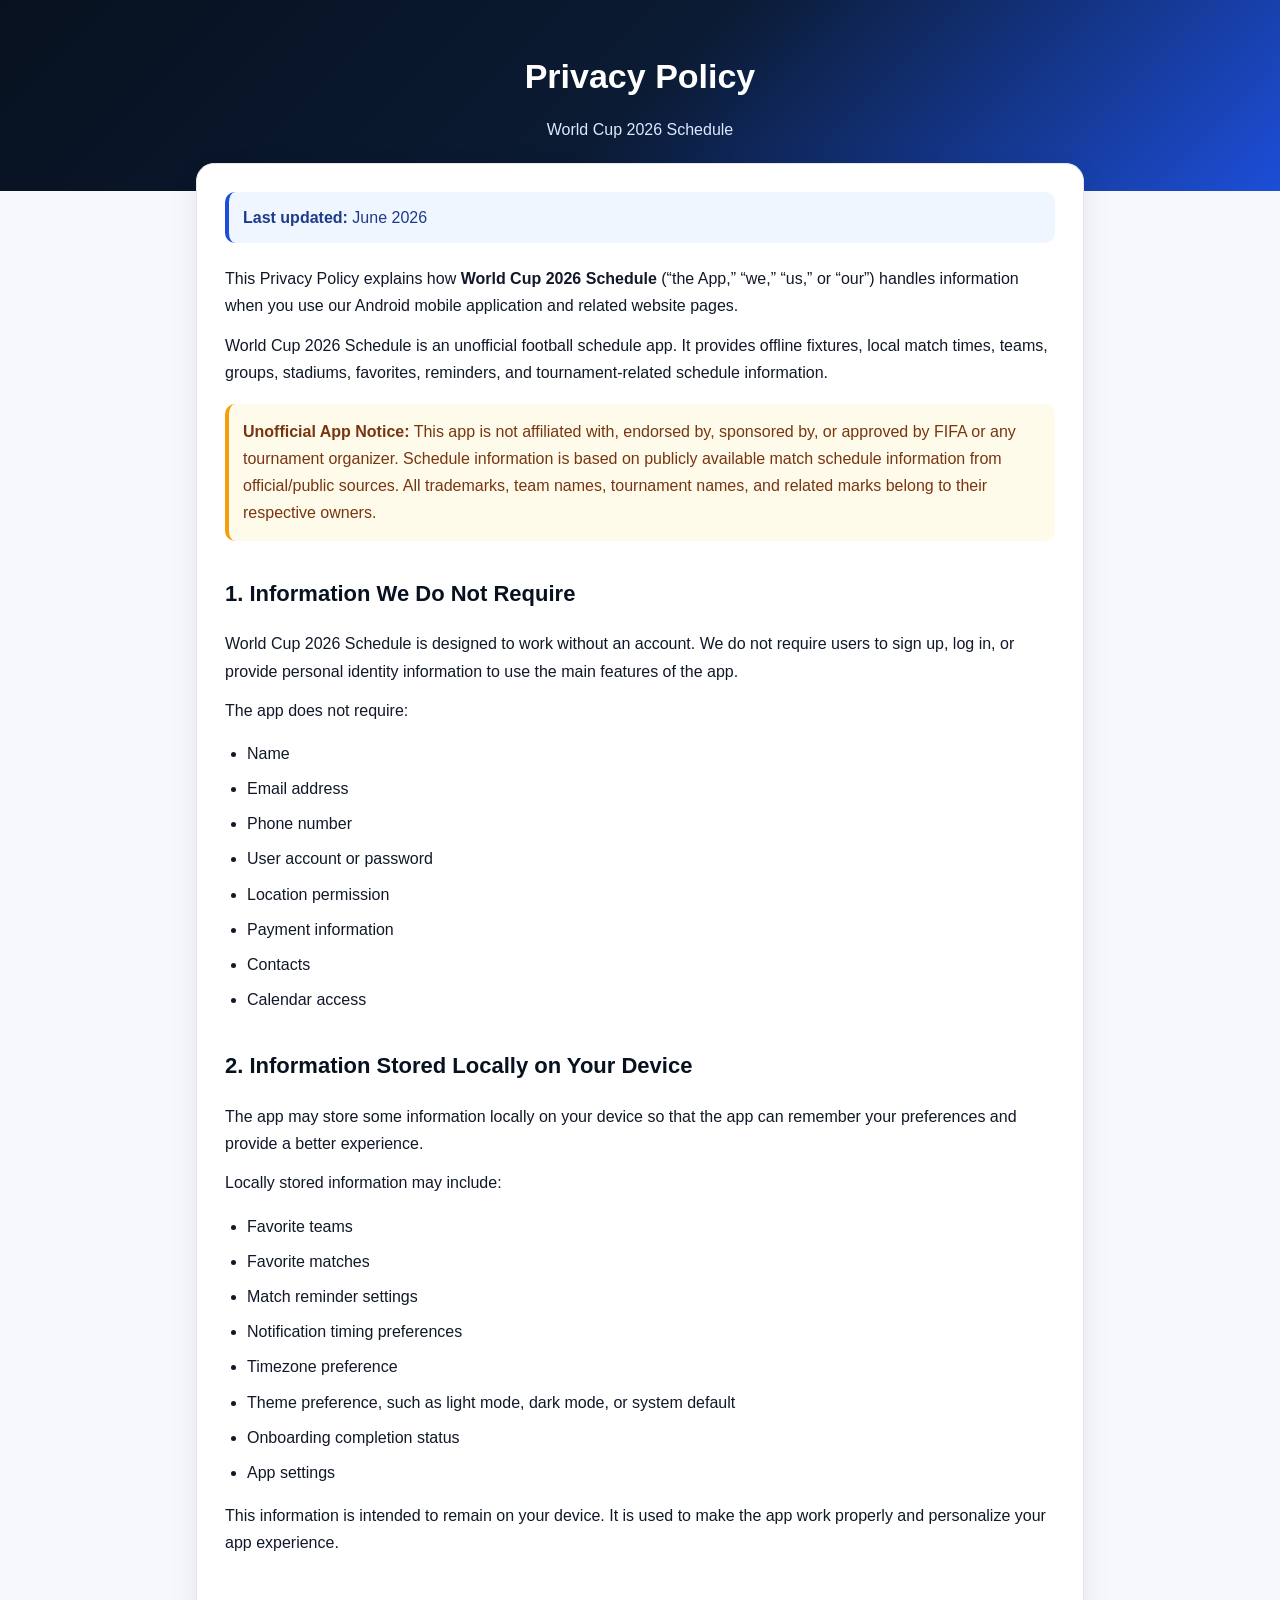
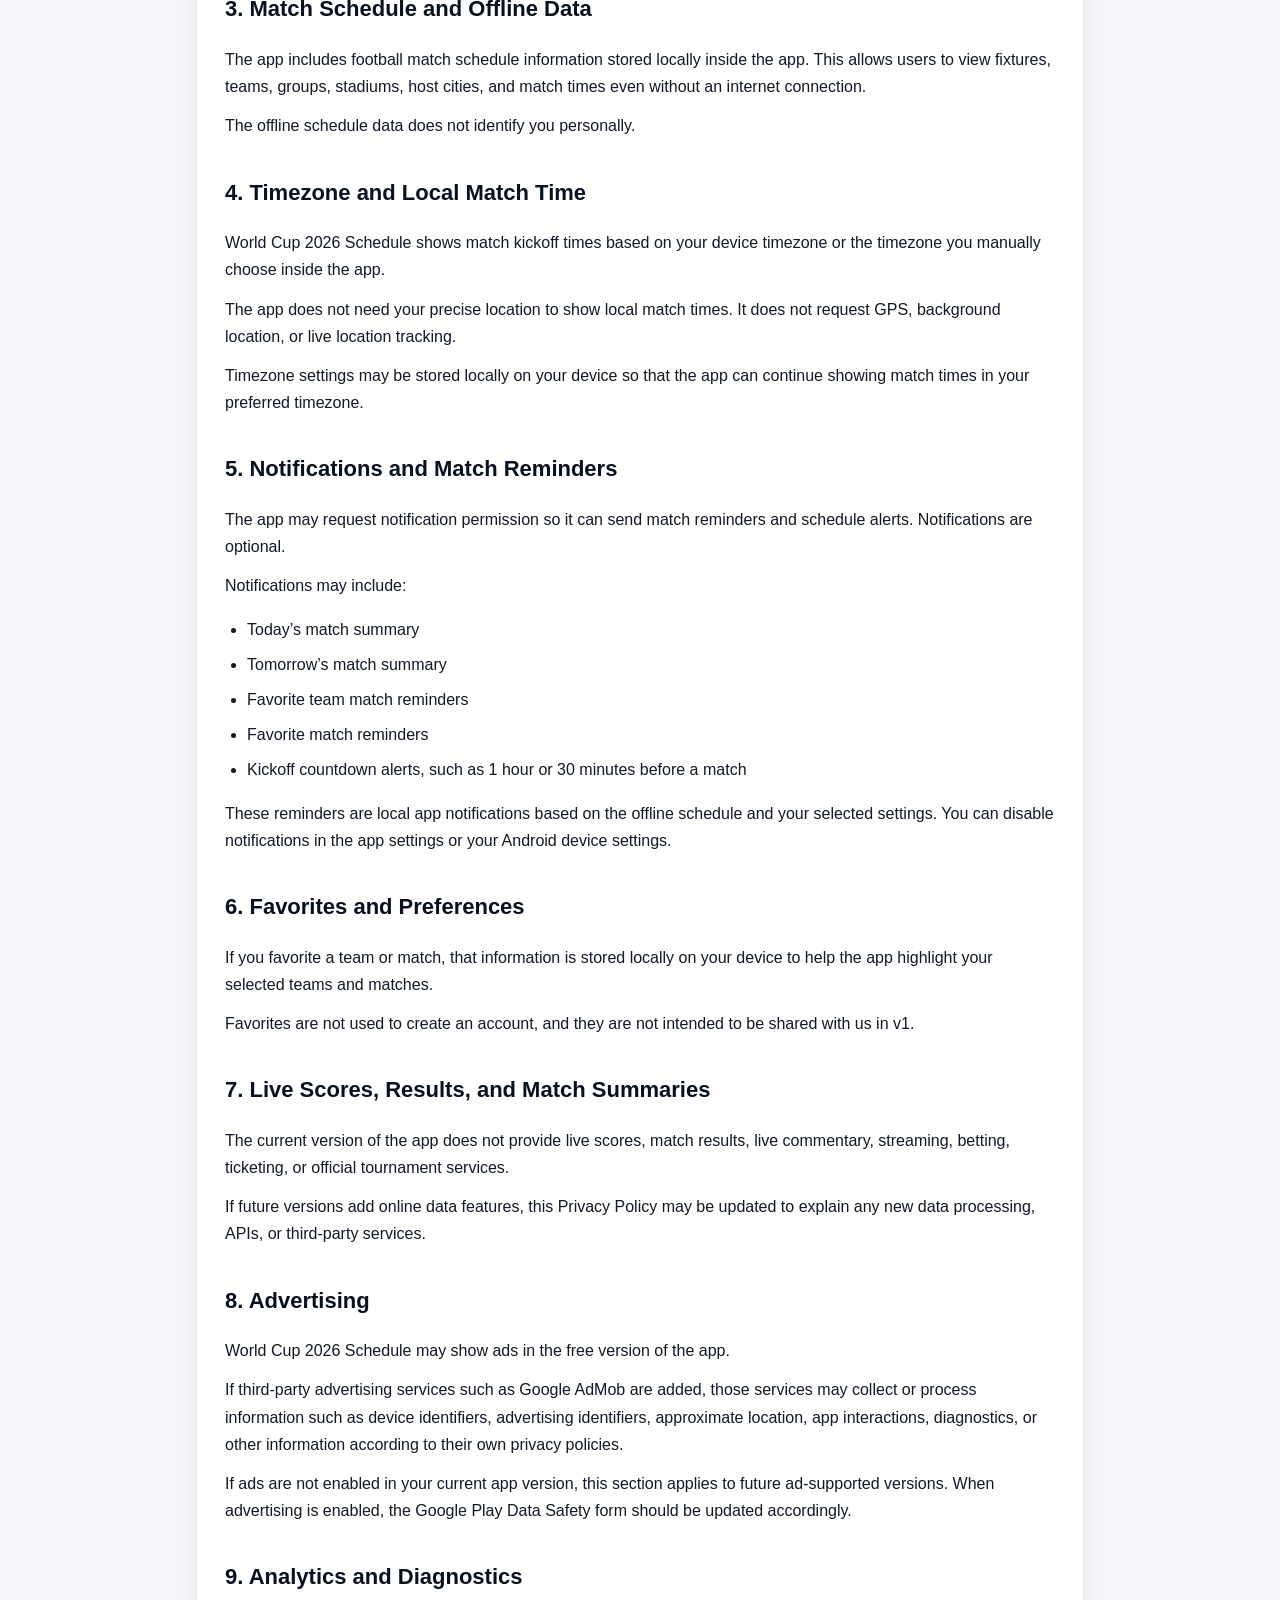
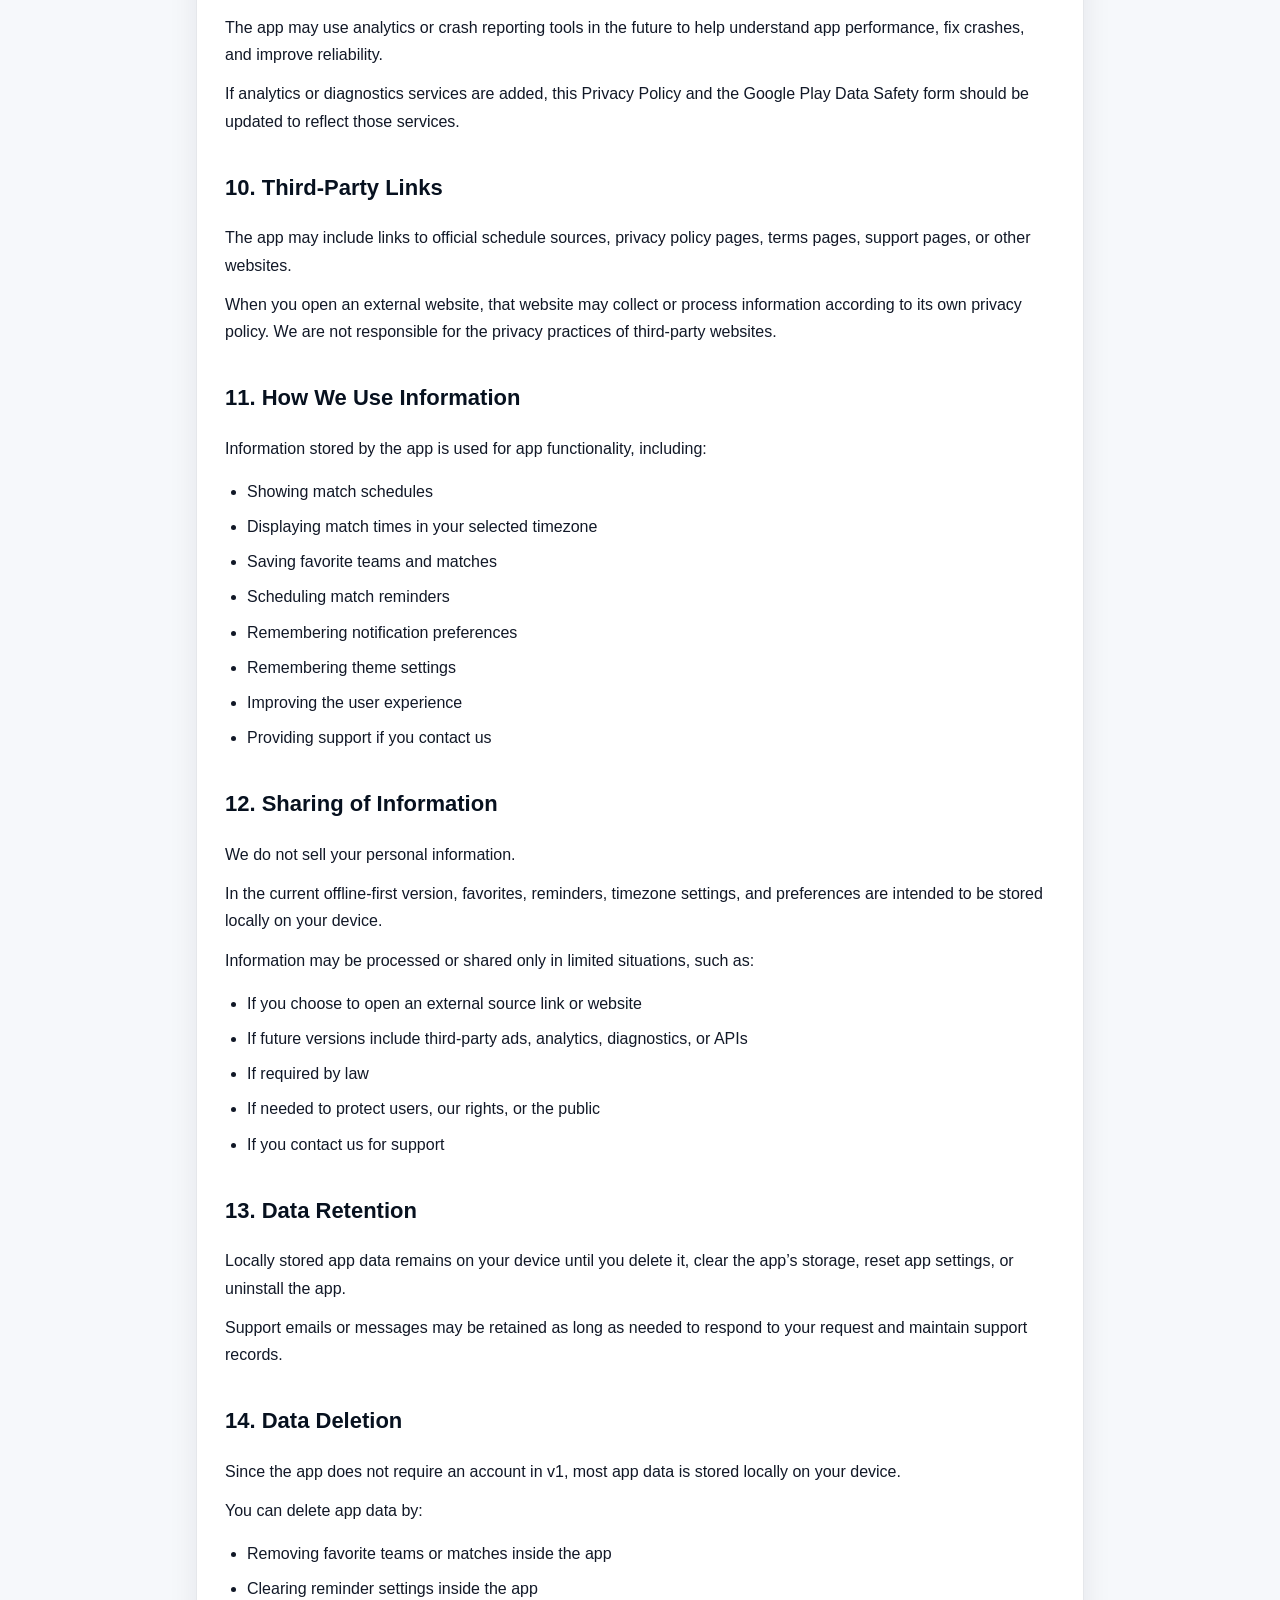
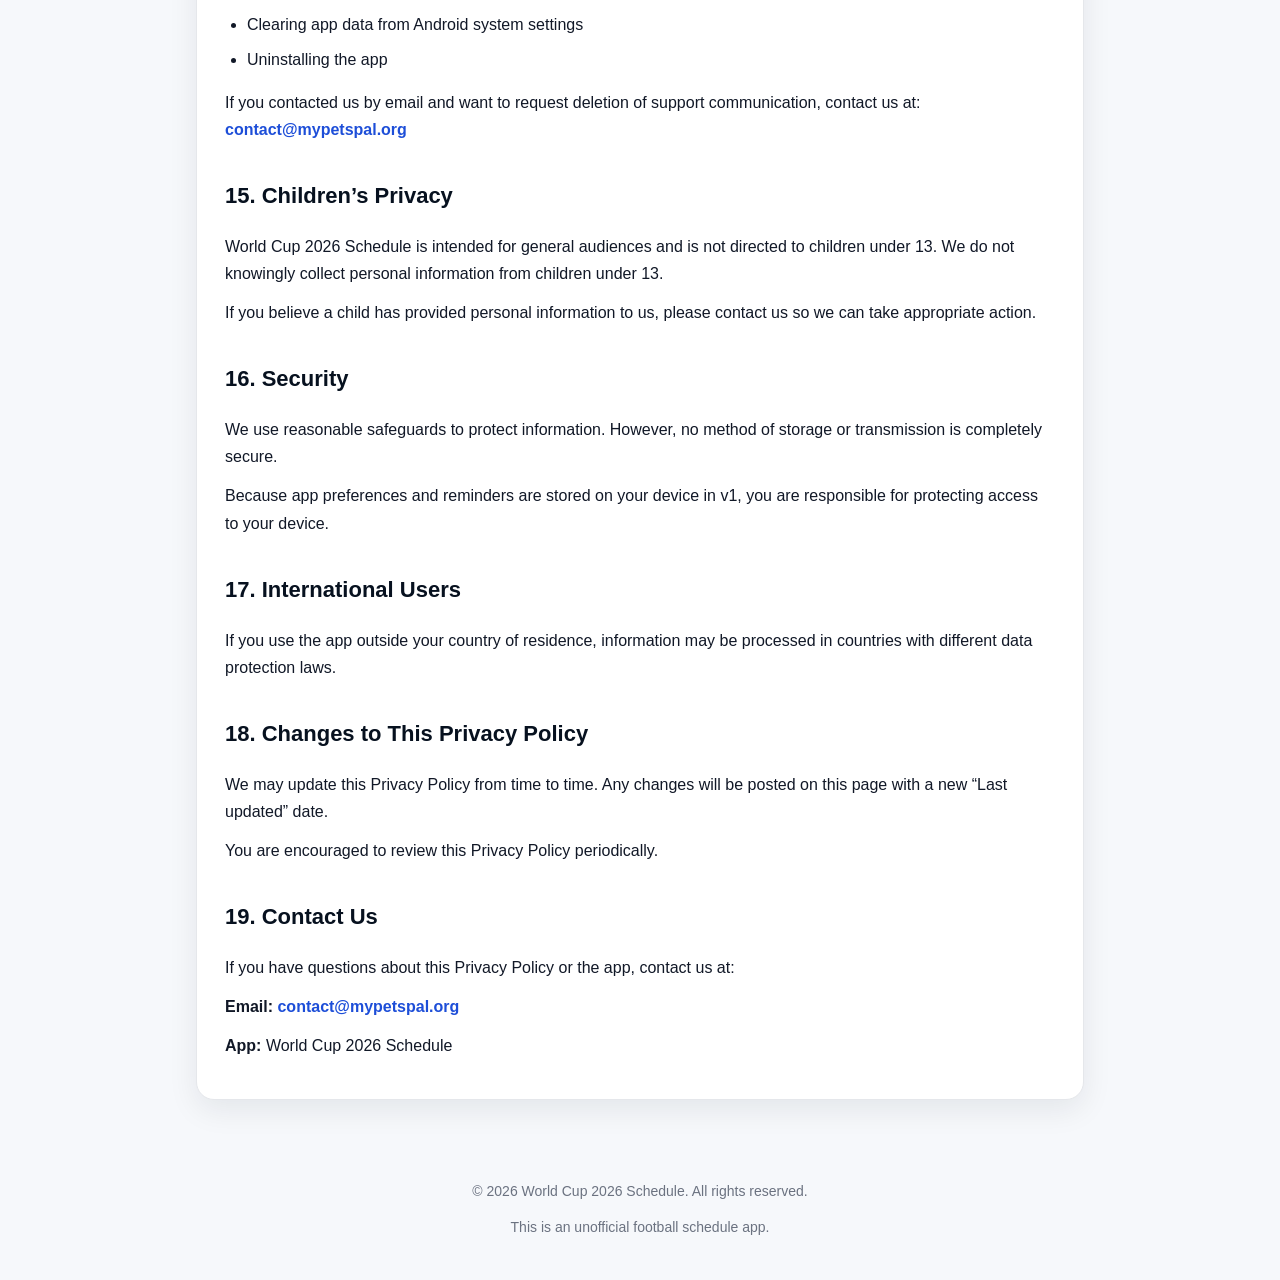
<file: world-football-2026-schedule/privacy-policy.html>
<!DOCTYPE html>
<html lang="en">
<head>
  <meta charset="UTF-8" />
  <meta name="viewport" content="width=device-width, initial-scale=1.0" />
  <title>Privacy Policy - World Cup 2026 Schedule</title>
  <meta name="description" content="Privacy Policy for World Cup 2026 Schedule, an unofficial football schedule app with offline fixtures, local match times, favorites, and reminders." />
  <style>
    :root {
      --bg: #f6f8fb;
      --card: #ffffff;
      --text: #111827;
      --muted: #6b7280;
      --border: #e5e7eb;
      --primary: #1d4ed8;
      --navy: #07111f;
      --green: #16a34a;
      --gold: #f59e0b;
    }

    * {
      box-sizing: border-box;
    }

    body {
      margin: 0;
      font-family: Arial, Helvetica, sans-serif;
      background: var(--bg);
      color: var(--text);
      line-height: 1.7;
    }

    header {
      background: linear-gradient(135deg, #07111f, #0b1b33, #1d4ed8);
      color: #ffffff;
      padding: 48px 20px;
      text-align: center;
    }

    header h1 {
      margin: 0 0 10px;
      font-size: 34px;
      font-weight: 800;
    }

    header p {
      margin: 0;
      color: #dbeafe;
      font-size: 16px;
    }

    main {
      max-width: 920px;
      margin: -28px auto 40px;
      padding: 0 16px;
    }

    .card {
      background: var(--card);
      border: 1px solid var(--border);
      border-radius: 18px;
      padding: 28px;
      box-shadow: 0 10px 30px rgba(15, 23, 42, 0.08);
    }

    h2 {
      margin-top: 34px;
      color: var(--navy);
      font-size: 22px;
    }

    h3 {
      margin-top: 24px;
      color: var(--navy);
      font-size: 18px;
    }

    p {
      margin: 12px 0;
    }

    ul {
      padding-left: 22px;
    }

    li {
      margin-bottom: 8px;
    }

    a {
      color: var(--primary);
      text-decoration: none;
      font-weight: 600;
    }

    a:hover {
      text-decoration: underline;
    }

    .updated {
      background: #eff6ff;
      border-left: 4px solid var(--primary);
      padding: 12px 14px;
      border-radius: 10px;
      color: #1e3a8a;
      margin-bottom: 22px;
    }

    .notice {
      background: #fffbeb;
      border-left: 4px solid var(--gold);
      padding: 14px;
      border-radius: 10px;
      color: #78350f;
      margin: 18px 0;
    }

    footer {
      text-align: center;
      padding: 28px 16px;
      color: var(--muted);
      font-size: 14px;
    }

    @media (max-width: 600px) {
      header h1 {
        font-size: 28px;
      }

      .card {
        padding: 22px;
      }
    }
  </style>
</head>
<body>
  <header>
    <h1>Privacy Policy</h1>
    <p>World Cup 2026 Schedule</p>
  </header>

  <main>
    <section class="card">
      <div class="updated">
        <strong>Last updated:</strong> June 2026
      </div>

      <p>
        This Privacy Policy explains how <strong>World Cup 2026 Schedule</strong>
        (“the App,” “we,” “us,” or “our”) handles information when you use our Android mobile application
        and related website pages.
      </p>

      <p>
        World Cup 2026 Schedule is an unofficial football schedule app. It provides offline fixtures,
        local match times, teams, groups, stadiums, favorites, reminders, and tournament-related schedule
        information.
      </p>

      <div class="notice">
        <strong>Unofficial App Notice:</strong>
        This app is not affiliated with, endorsed by, sponsored by, or approved by FIFA or any tournament organizer.
        Schedule information is based on publicly available match schedule information from official/public sources.
        All trademarks, team names, tournament names, and related marks belong to their respective owners.
      </div>

      <h2>1. Information We Do Not Require</h2>
      <p>
        World Cup 2026 Schedule is designed to work without an account. We do not require users to sign up,
        log in, or provide personal identity information to use the main features of the app.
      </p>

      <p>The app does not require:</p>
      <ul>
        <li>Name</li>
        <li>Email address</li>
        <li>Phone number</li>
        <li>User account or password</li>
        <li>Location permission</li>
        <li>Payment information</li>
        <li>Contacts</li>
        <li>Calendar access</li>
      </ul>

      <h2>2. Information Stored Locally on Your Device</h2>
      <p>
        The app may store some information locally on your device so that the app can remember your preferences
        and provide a better experience.
      </p>

      <p>Locally stored information may include:</p>
      <ul>
        <li>Favorite teams</li>
        <li>Favorite matches</li>
        <li>Match reminder settings</li>
        <li>Notification timing preferences</li>
        <li>Timezone preference</li>
        <li>Theme preference, such as light mode, dark mode, or system default</li>
        <li>Onboarding completion status</li>
        <li>App settings</li>
      </ul>

      <p>
        This information is intended to remain on your device. It is used to make the app work properly and
        personalize your app experience.
      </p>

      <h2>3. Match Schedule and Offline Data</h2>
      <p>
        The app includes football match schedule information stored locally inside the app. This allows users
        to view fixtures, teams, groups, stadiums, host cities, and match times even without an internet connection.
      </p>

      <p>
        The offline schedule data does not identify you personally.
      </p>

      <h2>4. Timezone and Local Match Time</h2>
      <p>
        World Cup 2026 Schedule shows match kickoff times based on your device timezone or the timezone you
        manually choose inside the app.
      </p>

      <p>
        The app does not need your precise location to show local match times. It does not request GPS,
        background location, or live location tracking.
      </p>

      <p>
        Timezone settings may be stored locally on your device so that the app can continue showing match
        times in your preferred timezone.
      </p>

      <h2>5. Notifications and Match Reminders</h2>
      <p>
        The app may request notification permission so it can send match reminders and schedule alerts.
        Notifications are optional.
      </p>

      <p>Notifications may include:</p>
      <ul>
        <li>Today’s match summary</li>
        <li>Tomorrow’s match summary</li>
        <li>Favorite team match reminders</li>
        <li>Favorite match reminders</li>
        <li>Kickoff countdown alerts, such as 1 hour or 30 minutes before a match</li>
      </ul>

      <p>
        These reminders are local app notifications based on the offline schedule and your selected settings.
        You can disable notifications in the app settings or your Android device settings.
      </p>

      <h2>6. Favorites and Preferences</h2>
      <p>
        If you favorite a team or match, that information is stored locally on your device to help the app
        highlight your selected teams and matches.
      </p>

      <p>
        Favorites are not used to create an account, and they are not intended to be shared with us in v1.
      </p>

      <h2>7. Live Scores, Results, and Match Summaries</h2>
      <p>
        The current version of the app does not provide live scores, match results, live commentary,
        streaming, betting, ticketing, or official tournament services.
      </p>

      <p>
        If future versions add online data features, this Privacy Policy may be updated to explain any new
        data processing, APIs, or third-party services.
      </p>

      <h2>8. Advertising</h2>
      <p>
        World Cup 2026 Schedule may show ads in the free version of the app.
      </p>

      <p>
        If third-party advertising services such as Google AdMob are added, those services may collect or
        process information such as device identifiers, advertising identifiers, approximate location,
        app interactions, diagnostics, or other information according to their own privacy policies.
      </p>

      <p>
        If ads are not enabled in your current app version, this section applies to future ad-supported versions.
        When advertising is enabled, the Google Play Data Safety form should be updated accordingly.
      </p>

      <h2>9. Analytics and Diagnostics</h2>
      <p>
        The app may use analytics or crash reporting tools in the future to help understand app performance,
        fix crashes, and improve reliability.
      </p>

      <p>
        If analytics or diagnostics services are added, this Privacy Policy and the Google Play Data Safety
        form should be updated to reflect those services.
      </p>

      <h2>10. Third-Party Links</h2>
      <p>
        The app may include links to official schedule sources, privacy policy pages, terms pages, support
        pages, or other websites.
      </p>

      <p>
        When you open an external website, that website may collect or process information according to its
        own privacy policy. We are not responsible for the privacy practices of third-party websites.
      </p>

      <h2>11. How We Use Information</h2>
      <p>
        Information stored by the app is used for app functionality, including:
      </p>

      <ul>
        <li>Showing match schedules</li>
        <li>Displaying match times in your selected timezone</li>
        <li>Saving favorite teams and matches</li>
        <li>Scheduling match reminders</li>
        <li>Remembering notification preferences</li>
        <li>Remembering theme settings</li>
        <li>Improving the user experience</li>
        <li>Providing support if you contact us</li>
      </ul>

      <h2>12. Sharing of Information</h2>
      <p>
        We do not sell your personal information.
      </p>

      <p>
        In the current offline-first version, favorites, reminders, timezone settings, and preferences are
        intended to be stored locally on your device.
      </p>

      <p>
        Information may be processed or shared only in limited situations, such as:
      </p>

      <ul>
        <li>If you choose to open an external source link or website</li>
        <li>If future versions include third-party ads, analytics, diagnostics, or APIs</li>
        <li>If required by law</li>
        <li>If needed to protect users, our rights, or the public</li>
        <li>If you contact us for support</li>
      </ul>

      <h2>13. Data Retention</h2>
      <p>
        Locally stored app data remains on your device until you delete it, clear the app’s storage,
        reset app settings, or uninstall the app.
      </p>

      <p>
        Support emails or messages may be retained as long as needed to respond to your request and maintain
        support records.
      </p>

      <h2>14. Data Deletion</h2>
      <p>
        Since the app does not require an account in v1, most app data is stored locally on your device.
      </p>

      <p>You can delete app data by:</p>
      <ul>
        <li>Removing favorite teams or matches inside the app</li>
        <li>Clearing reminder settings inside the app</li>
        <li>Clearing app data from Android system settings</li>
        <li>Uninstalling the app</li>
      </ul>

      <p>
        If you contacted us by email and want to request deletion of support communication, contact us at:
        <a href="mailto:contact@mypetspal.org">contact@mypetspal.org</a>
      </p>

      <h2>15. Children’s Privacy</h2>
      <p>
        World Cup 2026 Schedule is intended for general audiences and is not directed to children under 13.
        We do not knowingly collect personal information from children under 13.
      </p>

      <p>
        If you believe a child has provided personal information to us, please contact us so we can take
        appropriate action.
      </p>

      <h2>16. Security</h2>
      <p>
        We use reasonable safeguards to protect information. However, no method of storage or transmission is
        completely secure.
      </p>

      <p>
        Because app preferences and reminders are stored on your device in v1, you are responsible for
        protecting access to your device.
      </p>

      <h2>17. International Users</h2>
      <p>
        If you use the app outside your country of residence, information may be processed in countries with
        different data protection laws.
      </p>

      <h2>18. Changes to This Privacy Policy</h2>
      <p>
        We may update this Privacy Policy from time to time. Any changes will be posted on this page with a
        new “Last updated” date.
      </p>

      <p>
        You are encouraged to review this Privacy Policy periodically.
      </p>

      <h2>19. Contact Us</h2>
      <p>
        If you have questions about this Privacy Policy or the app, contact us at:
      </p>

      <p>
        <strong>Email:</strong>
        <a href="mailto:contact@mypetspal.org">contact@mypetspal.org</a>
      </p>

      <p>
        <strong>App:</strong> World Cup 2026 Schedule
      </p>
    </section>
  </main>

  <footer>
    <p>© 2026 World Cup 2026 Schedule. All rights reserved.</p>
    <p>This is an unofficial football schedule app.</p>
  </footer>
</body>
</html>
</file>
<file: styles.css>
/* ============================================================
   Monova Apps — landing + contact (minimal)
   Aesthetic: deep-ink canvas · acid-lime signature · aurora glow
   Type: Clash Display (display) + General Sans (body)
   ============================================================ */

:root {
  --ink:      #07080c;
  --ink-2:    #0b0d13;
  --card:     #11131c;
  --card-2:   #161925;
  --line:     rgba(255, 255, 255, .09);
  --line-2:   rgba(255, 255, 255, .055);

  --text:     #eef0f6;
  --muted:    #9aa1b4;
  --faint:    #717787;

  --lime:     #c4f24a;
  --violet:   #7c6bff;
  --teal:     #34d3a8;
  --coral:    #ff8a5c;
  --star:     #ffd24a;

  --maxw:     1180px;
  --radius:   20px;
  --shadow:   0 30px 80px -30px rgba(0,0,0,.8);

  --serif:    'Clash Display', ui-sans-serif, sans-serif;
  --sans:     'General Sans', ui-sans-serif, system-ui, sans-serif;
}

* { box-sizing: border-box; margin: 0; padding: 0; }

html { scroll-behavior: smooth; }
@media (prefers-reduced-motion: reduce) { html { scroll-behavior: auto; } }

body {
  font-family: var(--sans);
  background: var(--ink);
  color: var(--text);
  line-height: 1.55;
  min-height: 100vh;
  display: flex;
  flex-direction: column;
  -webkit-font-smoothing: antialiased;
  text-rendering: optimizeLegibility;
  overflow-x: hidden;
}
main { flex: 1 0 auto; }

.wrap { width: 100%; max-width: var(--maxw); margin-inline: auto; padding-inline: 24px; }

a { color: inherit; text-decoration: none; }
::selection { background: var(--lime); color: #0a0b10; }

.skip-link { position: fixed; top: -100px; left: 16px; z-index: 200; background: var(--lime); color: #0a0b10; padding: 10px 16px; border-radius: 10px; font-weight: 600; }
.skip-link:focus { top: 16px; }

/* ───────────── Ambient background ───────────── */
.bg { position: fixed; inset: 0; z-index: -1; overflow: hidden; background: var(--ink); }
.bg__aurora { position: absolute; border-radius: 50%; filter: blur(90px); opacity: .5; will-change: transform; }
.bg__aurora--1 { width: 60vw; height: 60vw; top: -22vw; left: -12vw; background: radial-gradient(circle, rgba(124,107,255,.42), transparent 65%); animation: drift1 26s ease-in-out infinite; }
.bg__aurora--2 { width: 52vw; height: 52vw; top: -8vw; right: -14vw; background: radial-gradient(circle, rgba(52,211,168,.34), transparent 65%); animation: drift2 30s ease-in-out infinite; }
.bg__aurora--3 { width: 46vw; height: 46vw; top: 38vh; left: 30vw; background: radial-gradient(circle, rgba(196,242,74,.16), transparent 60%); animation: drift3 34s ease-in-out infinite; }
@keyframes drift1 { 50% { transform: translate(8vw, 6vh) scale(1.12); } }
@keyframes drift2 { 50% { transform: translate(-7vw, 4vh) scale(1.08); } }
@keyframes drift3 { 50% { transform: translate(4vw, -6vh) scale(1.15); } }

.bg__grid {
  position: absolute; inset: 0;
  background-image: linear-gradient(var(--line-2) 1px, transparent 1px), linear-gradient(90deg, var(--line-2) 1px, transparent 1px);
  background-size: 64px 64px;
  mask-image: radial-gradient(circle at 50% 0%, #000 0%, transparent 72%);
  -webkit-mask-image: radial-gradient(circle at 50% 0%, #000 0%, transparent 72%);
  opacity: .6;
}
.bg__grain {
  position: absolute; inset: 0; opacity: .04; pointer-events: none;
  background-image: url("data:image/svg+xml,%3Csvg xmlns='http://www.w3.org/2000/svg' width='140' height='140'%3E%3Cfilter id='n'%3E%3CfeTurbulence type='fractalNoise' baseFrequency='.9' numOctaves='3'/%3E%3C/filter%3E%3Crect width='100%25' height='100%25' filter='url(%23n)'/%3E%3C/svg%3E");
}
@media (prefers-reduced-motion: reduce) { .bg__aurora { animation: none !important; } }

/* ───────────── Buttons ───────────── */
.btn {
  display: inline-flex; align-items: center; justify-content: center; gap: 8px;
  font-family: var(--sans); font-weight: 600; font-size: .95rem;
  padding: 12px 20px; border-radius: 999px; cursor: pointer;
  border: 1px solid transparent;
  transition: transform .22s ease, background .22s ease, border-color .22s ease, box-shadow .22s ease, color .22s ease;
  white-space: nowrap;
}
.btn--lime { background: var(--lime); color: #0a0b10; }
.btn--lime:hover { background: #d4ff63; transform: translateY(-2px); box-shadow: 0 14px 36px -12px rgba(196,242,74,.7); }
.btn--ghost { background: rgba(255,255,255,.03); border-color: var(--line); color: var(--text); }
.btn--ghost:hover { border-color: rgba(196,242,74,.5); color: #fff; transform: translateY(-2px); }
.btn--lg { padding: 16px 28px; font-size: 1.02rem; }

/* ───────────── Nav ───────────── */
.nav {
  position: sticky; top: 0; z-index: 100; flex-shrink: 0;
  backdrop-filter: blur(14px); -webkit-backdrop-filter: blur(14px);
  background: rgba(7,8,12,.6);
  border-bottom: 1px solid transparent;
  transition: border-color .3s ease, background .3s ease;
}
.nav.is-stuck { border-color: var(--line); background: rgba(7,8,12,.82); }
.nav__inner { display: flex; align-items: center; gap: 24px; height: 72px; }

.brand { display: inline-flex; align-items: center; gap: 9px; font-family: var(--serif); }
.brand__mark { color: var(--lime); display: inline-flex; filter: drop-shadow(0 0 12px rgba(196,242,74,.4)); }
.brand__text { font-size: 1.32rem; font-weight: 600; letter-spacing: -.01em; }
.brand__dot { color: var(--lime); }
.brand__tag { font-family: var(--sans); font-size: .62rem; font-weight: 700; letter-spacing: .18em; text-transform: uppercase; color: var(--muted); border: 1px solid var(--line); border-radius: 6px; padding: 2px 6px; margin-top: 3px; }

.nav__cta { margin-left: auto; display: flex; align-items: center; gap: 10px; }

/* ───────────── Hero ───────────── */
.hero {
  display: grid; grid-template-columns: 1.05fr .95fr; gap: 40px; align-items: center;
  padding-top: clamp(48px, 8vw, 104px); padding-bottom: clamp(48px, 8vw, 104px);
  min-height: calc(100vh - 72px);
}

.eyebrow { display: inline-flex; align-items: center; gap: 9px; font-size: .82rem; font-weight: 500; color: var(--muted); border: 1px solid var(--line); border-radius: 999px; padding: 7px 14px; background: rgba(255,255,255,.02); }
.eyebrow__dot { width: 7px; height: 7px; border-radius: 50%; background: var(--lime); box-shadow: 0 0 12px var(--lime); animation: pulse 2.4s ease-in-out infinite; }
@keyframes pulse { 50% { opacity: .35; transform: scale(.8); } }

.hero__title { font-family: var(--serif); font-weight: 600; font-size: clamp(2.7rem, 6.4vw, 5rem); line-height: .98; letter-spacing: -.02em; margin: 22px 0 0; }
.hero__title span { display: block; }
.hero__title em { font-style: italic; color: var(--lime); font-weight: 500; text-shadow: 0 0 40px rgba(196,242,74,.35); }

.hero__lead { color: var(--muted); font-size: clamp(1.02rem, 1.6vw, 1.18rem); max-width: 46ch; margin-top: 24px; }

.hero__stores { display: flex; gap: 14px; margin-top: 32px; flex-wrap: wrap; }
.store { display: inline-flex; align-items: center; gap: 11px; background: var(--card); border: 1px solid var(--line); border-radius: 14px; padding: 10px 18px 10px 15px; transition: transform .22s ease, border-color .22s ease, background .22s ease; }
.store:hover { transform: translateY(-3px); border-color: rgba(255,255,255,.22); background: var(--card-2); }
.store__glyph { width: 26px; height: 26px; color: var(--text); flex-shrink: 0; }
.store__txt { display: flex; flex-direction: column; line-height: 1.1; text-align: left; }
.store__txt small { font-size: .62rem; color: var(--muted); letter-spacing: .04em; text-transform: uppercase; }
.store__txt strong { font-size: 1.04rem; font-weight: 600; letter-spacing: -.01em; }

.hero__trust { list-style: none; display: flex; flex-wrap: wrap; gap: 22px; margin-top: 30px; color: var(--muted); font-size: .92rem; }
.hero__trust li { display: inline-flex; align-items: center; gap: 7px; }
.hero__trust b { color: var(--text); font-weight: 600; }
.stars { color: var(--star); letter-spacing: 1px; }

/* Hero art: phone + orbits */
.hero__art { position: relative; display: flex; align-items: center; justify-content: center; min-height: 520px; }
.hero__glow { position: absolute; width: 360px; height: 360px; border-radius: 50%; background: radial-gradient(circle, rgba(196,242,74,.22), transparent 60%); filter: blur(40px); z-index: -1; }

.phone { position: relative; width: 270px; height: 552px; border-radius: 44px; background: linear-gradient(160deg, #1c2030, #0c0e15); border: 1px solid rgba(255,255,255,.14); padding: 12px; box-shadow: var(--shadow), inset 0 1px 0 rgba(255,255,255,.12); animation: float 7s ease-in-out infinite; }
@keyframes float { 50% { transform: translateY(-16px); } }
.phone__notch { position: absolute; top: 18px; left: 50%; transform: translateX(-50%); width: 110px; height: 26px; background: #05060a; border-radius: 999px; z-index: 3; }
.phone__screen { width: 100%; height: 100%; border-radius: 34px; overflow: hidden; background: radial-gradient(120% 80% at 50% 0%, #1a1d2b 0%, #0a0c12 60%); position: relative; }

.ui { padding: 46px 22px 22px; display: flex; flex-direction: column; height: 100%; }
.ui__status { display: flex; justify-content: space-between; font-size: .72rem; color: var(--muted); font-weight: 600; }
.ui__dots { letter-spacing: -1px; font-size: .5rem; }
.ui__greet { margin-top: 26px; font-family: var(--serif); font-size: 1.18rem; line-height: 1.25; color: var(--text); }
.ui__greet strong { color: var(--lime); font-weight: 600; }
.ui__ring { position: relative; width: 150px; height: 150px; margin: 26px auto 8px; }
.ui__ring svg { transform: rotate(-90deg); width: 100%; height: 100%; }
.ui__track { fill: none; stroke: rgba(255,255,255,.08); stroke-width: 9; }
.ui__prog { fill: none; stroke: var(--lime); stroke-width: 9; stroke-linecap: round; stroke-dasharray: 314; stroke-dashoffset: 69; filter: drop-shadow(0 0 8px rgba(196,242,74,.6)); }
.ui__ringtxt { position: absolute; inset: 0; display: flex; flex-direction: column; align-items: center; justify-content: center; }
.ui__ringtxt b { font-family: var(--serif); font-size: 1.9rem; }
.ui__ringtxt small { color: var(--muted); font-size: .72rem; text-transform: uppercase; letter-spacing: .12em; }
.ui__row { display: flex; gap: 8px; margin-top: 14px; }
.ui__pill { height: 34px; border-radius: 11px; background: rgba(255,255,255,.06); flex: 1; }
.ui__pill--w { flex: 1.6; background: linear-gradient(90deg, rgba(196,242,74,.25), rgba(196,242,74,.06)); }
.ui__cards { margin-top: auto; display: grid; grid-template-columns: 1fr 1fr; gap: 8px; }
.ui__card { background: rgba(255,255,255,.045); border: 1px solid var(--line-2); border-radius: 13px; padding: 11px; display: flex; flex-direction: column; gap: 8px; }
.ui__card i { width: 22px; height: 22px; border-radius: 7px; background: var(--c); display: block; box-shadow: 0 0 14px -2px var(--c); }
.ui__card span { height: 6px; border-radius: 4px; background: rgba(255,255,255,.12); width: 70%; }

.orbit { position: absolute; inset: 0; display: flex; align-items: center; justify-content: center; z-index: 4; pointer-events: none; }
.orbit .chip { position: absolute; width: 54px; height: 54px; border-radius: 16px; display: grid; place-items: center; font-size: 1.4rem; color: #0a0b10; background: var(--c); box-shadow: 0 14px 30px -8px color-mix(in srgb, var(--c) 60%, transparent), inset 0 1px 0 rgba(255,255,255,.4); border: 1px solid rgba(255,255,255,.25); animation: bob 5.5s ease-in-out infinite; }
.orbit--a .chip { top: 8%;  left: 6%;  animation-delay: 0s; }
.orbit--b .chip { top: 18%; right: 2%; animation-delay: .8s; color: #fff; }
.orbit--c .chip { bottom: 16%; left: 0%; animation-delay: 1.6s; color: #fff; }
.orbit--d .chip { bottom: 8%; right: 8%; animation-delay: 2.4s; font-weight: 700; }
@keyframes bob { 50% { transform: translateY(-14px) rotate(-4deg); } }

@media (prefers-reduced-motion: reduce) { .phone, .orbit .chip, .eyebrow__dot { animation: none !important; } }

/* ───────────── Contact (email only) ───────────── */
.contact-min {
  display: flex; flex-direction: column; align-items: center; text-align: center;
  justify-content: center; gap: 0;
  min-height: calc(100vh - 72px);
  padding-block: clamp(48px, 8vw, 96px);
}
.contact-min__title { font-family: var(--serif); font-weight: 600; font-size: clamp(2.6rem, 6.4vw, 4.6rem); line-height: 1; letter-spacing: -.02em; margin: 22px 0 0; }
.contact-min__title em { font-style: italic; color: var(--lime); font-weight: 500; text-shadow: 0 0 40px rgba(196,242,74,.35); }
.contact-min__lead { color: var(--muted); font-size: clamp(1.02rem, 1.6vw, 1.18rem); max-width: 48ch; margin-top: 22px; }

.email-btn {
  display: inline-flex; align-items: center; gap: 12px; margin-top: 38px;
  font-family: var(--serif); font-weight: 600; font-size: clamp(1.1rem, 2.4vw, 1.5rem);
  color: #0a0b10; background: var(--lime);
  padding: 16px 30px; border-radius: 999px; letter-spacing: -.01em;
  box-shadow: 0 18px 50px -18px rgba(196,242,74,.6);
  transition: transform .22s ease, box-shadow .22s ease, background .22s ease;
}
.email-btn:hover { transform: translateY(-3px); background: #d4ff63; box-shadow: 0 24px 60px -18px rgba(196,242,74,.8); }
.email-btn__ic { display: inline-grid; place-items: center; width: 34px; height: 34px; border-radius: 50%; background: rgba(10,11,16,.12); font-size: 1rem; }

.contact-min__alt { margin-top: 26px; color: var(--faint); font-size: .98rem; }
.contact-min__alt a { color: var(--muted); font-weight: 600; text-decoration: underline; text-underline-offset: 3px; transition: color .2s; }
.contact-min__alt a:hover { color: var(--lime); }

/* ───────────── Footer ───────────── */
.footer { flex-shrink: 0; border-top: 1px solid var(--line); background: linear-gradient(180deg, transparent, rgba(255,255,255,.012)); }
.footer__base { display: flex; justify-content: space-between; align-items: center; flex-wrap: wrap; gap: 12px; padding-block: 24px; color: var(--faint); font-size: .88rem; }
.footer__base a { color: var(--muted); }
.footer__base a:hover { color: var(--lime); }
.footer__links { display: inline-flex; gap: 20px; }

/* ───────────── Reveal ───────────── */
.reveal { opacity: 0; transform: translateY(22px); transition: opacity .7s cubic-bezier(.2,.7,.3,1), transform .7s cubic-bezier(.2,.7,.3,1); transition-delay: var(--d, 0s); }
.reveal.is-in { opacity: 1; transform: none; }
@media (prefers-reduced-motion: reduce) { .reveal { opacity: 1; transform: none; transition: none; } }

/* ───────────── Responsive ───────────── */
@media (max-width: 940px) {
  .hero { grid-template-columns: 1fr; gap: 10px; text-align: center; min-height: auto; padding-top: 40px; }
  .hero__copy { display: flex; flex-direction: column; align-items: center; }
  .hero__lead { margin-inline: auto; }
  .hero__stores, .hero__trust { justify-content: center; }
  .hero__art { order: -1; min-height: 460px; transform: scale(.92); }

  .contact-min { min-height: auto; padding-top: 56px; }
}

@media (max-width: 560px) {
  .wrap { padding-inline: 18px; }
  .hero__title { font-size: clamp(2.4rem, 11vw, 3.2rem); }
  .nav__cta .btn--ghost { display: none; }
  .footer__base { flex-direction: column; text-align: center; }
}
</file>
